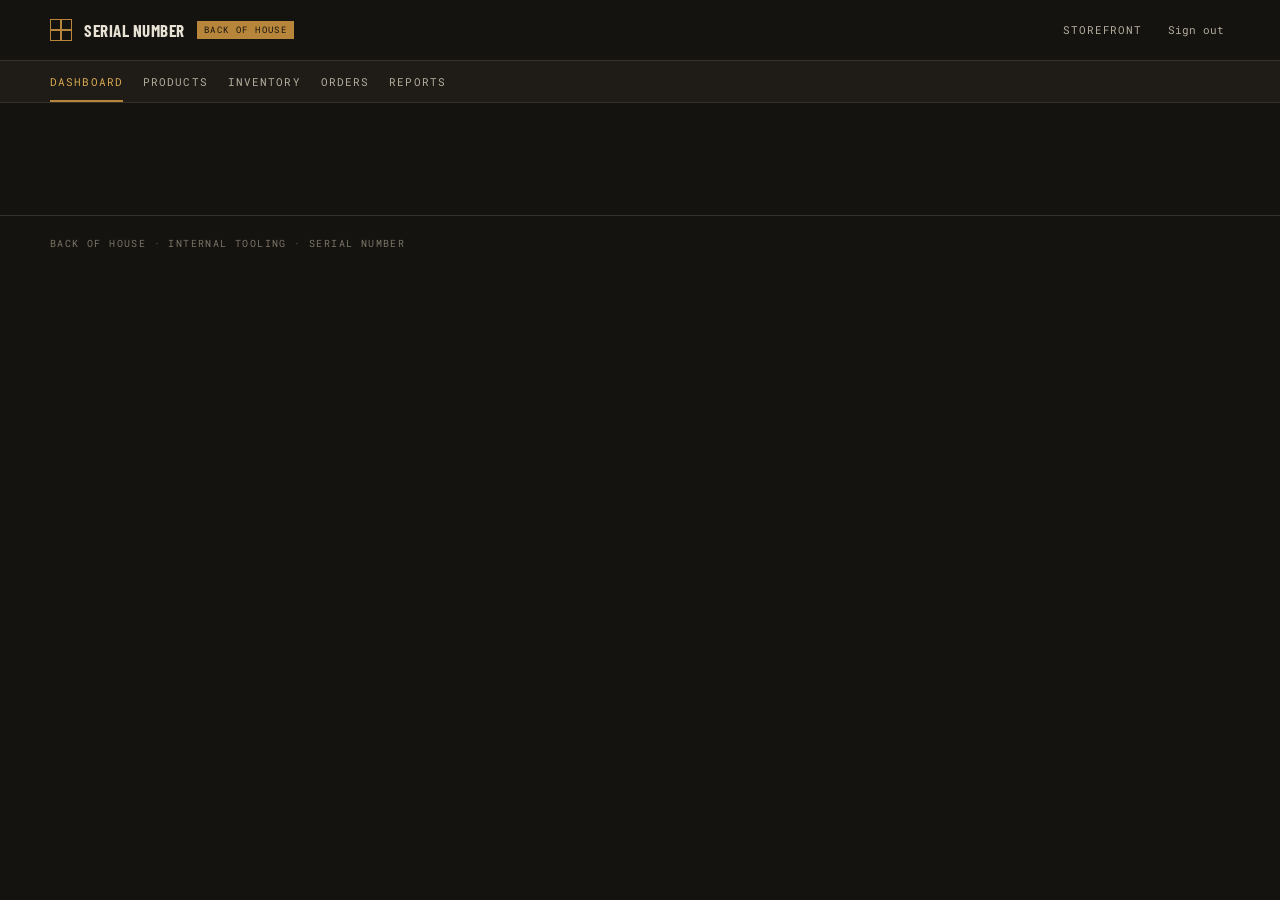
<file: src/main/resources/static/admin/index.html>
<!DOCTYPE html>
<html lang="en">
<head>
    <meta charset="UTF-8">
    <meta name="viewport" content="width=device-width, initial-scale=1.0">
    <title>Dashboard — Serial Number · Back of house</title>
    <link rel="preconnect" href="https://fonts.googleapis.com">
    <link rel="preconnect" href="https://fonts.gstatic.com" crossorigin>
    <link href="https://fonts.googleapis.com/css2?family=Archivo:wght@400;500;600;700&family=Roboto+Mono:wght@400;500&family=Barlow+Condensed:wght@500;600;700&display=swap" rel="stylesheet">

    <style>
        /* ============================================================
           Serial Number — back of house (internal styles)
           Admin pages are self-contained: same tokens as the storefront,
           copied in, so this side never breaks when the shop CSS moves.
           ============================================================ */

        :root {
            --chassis:      #151310;
            --chassis-2:    #1F1C18;
            --chassis-3:    #2A2620;
            --panel:        #E8E2D4;
            --panel-dim:    #B4AD9C;
            --panel-faint:  #7A7466;
            --brass:        #B8863A;
            --brass-lit:    #D9A94E;
            --amber:        #D4A017;
            --rule:         #34302A;
            --rule-soft:    #262320;
            --ok:           #7FA650;
            --warn:         #C9992E;
            --bad:          #96594A;
            --bad-lit:      #D98878;

            --display: "Barlow Condensed", "Arial Narrow", sans-serif;
            --body:    "Archivo", system-ui, sans-serif;
            --mono:    "Roboto Mono", ui-monospace, monospace;

            --step--1: 0.8125rem;
            --step-0:  0.9375rem;
            --step-1:  1.0625rem;
            --step-2:  1.375rem;
            --step-3:  1.875rem;
            --step-4:  clamp(2.25rem, 4vw, 3rem);

            --sp-1: 0.375rem;
            --sp-2: 0.75rem;
            --sp-3: 1.25rem;
            --sp-4: 2rem;
            --sp-5: 3rem;
            --sp-6: 5rem;

            --wrap: 1220px;
        }

        *, *::before, *::after { box-sizing: border-box; }

        body {
            margin: 0;
            background: var(--chassis);
            color: var(--panel);
            font-family: var(--body);
            font-size: var(--step-0);
            line-height: 1.55;
            -webkit-font-smoothing: antialiased;
        }

        h1, h2, h3, p, table { margin: 0; }
        a { color: inherit; text-decoration: none; }
        button { font: inherit; color: inherit; background: none; border: 0; cursor: pointer; }

        .mono {
            font-family: var(--mono);
            font-size: 0.8em;
            letter-spacing: 0.04em;
            font-variant-numeric: tabular-nums;
        }

        .wrap { max-width: var(--wrap); margin-inline: auto; padding-inline: var(--sp-3); }

        :focus-visible { outline: 2px solid var(--brass-lit); outline-offset: 3px; }

        /* ---------- TOPBAR ---------- */

        .topbar {
            border-bottom: 1px solid var(--rule);
            background: var(--chassis);
        }

        .topbar-inner {
            display: flex;
            align-items: center;
            gap: var(--sp-3);
            min-height: 60px;
        }

        .brand { display: flex; align-items: center; gap: var(--sp-2); }

        .brand-mark {
            width: 22px;
            height: 22px;
            flex: none;
            border: 1px solid var(--brass);
            background:
                    linear-gradient(var(--brass), var(--brass)) center / 100% 2px no-repeat,
                    linear-gradient(var(--brass), var(--brass)) center / 2px 100% no-repeat;
        }

        .brand-name {
            font-family: var(--display);
            font-weight: 700;
            font-size: var(--step-1);
            letter-spacing: 0.03em;
            text-transform: uppercase;
        }

        .boh-tag {
            font-family: var(--mono);
            font-size: 0.5625rem;
            letter-spacing: 0.16em;
            text-transform: uppercase;
            color: var(--chassis);
            background: var(--brass);
            padding: 2px 7px;
        }

        .topbar-side {
            margin-left: auto;
            display: flex;
            align-items: center;
            gap: var(--sp-3);
            font-family: var(--mono);
            font-size: 0.6875rem;
            letter-spacing: 0.08em;
            text-transform: uppercase;
        }

        .who { color: var(--panel-faint); }
        .top-link { color: var(--panel-dim); }
        .top-link:hover { color: var(--brass-lit); }

        /* ---------- ADMIN NAV ---------- */

        .adminnav {
            border-bottom: 1px solid var(--rule);
            background: var(--chassis-2);
        }

        .adminnav-inner {
            display: flex;
            gap: var(--sp-3);
            overflow-x: auto;
        }

        .adminnav a {
            font-family: var(--mono);
            font-size: 0.6875rem;
            letter-spacing: 0.1em;
            text-transform: uppercase;
            color: var(--panel-dim);
            padding: var(--sp-2) 0;
            white-space: nowrap;
        }
        .adminnav a:hover { color: var(--brass-lit); }
        .adminnav a.is-active {
            color: var(--brass-lit);
            box-shadow: inset 0 -2px 0 var(--brass);
        }

        /* ---------- PAGE ---------- */

        .page { padding-block: var(--sp-4) var(--sp-6); }

        .eyebrow {
            font-family: var(--mono);
            color: var(--brass);
            letter-spacing: 0.18em;
            text-transform: uppercase;
            font-size: 0.6875rem;
        }

        .title {
            font-family: var(--display);
            font-size: var(--step-4);
            font-weight: 700;
            line-height: 0.95;
            text-transform: uppercase;
            margin-block: var(--sp-2) var(--sp-4);
        }

        .section-title {
            font-family: var(--display);
            font-size: var(--step-2);
            font-weight: 600;
            text-transform: uppercase;
            letter-spacing: 0.03em;
            padding-bottom: var(--sp-2);
            border-bottom: 1px solid var(--rule);
            margin-bottom: var(--sp-3);
        }

        section + section { margin-top: var(--sp-5); }

        /* ---------- STATS ---------- */

        .stats {
            display: grid;
            grid-template-columns: repeat(auto-fit, minmax(180px, 1fr));
            gap: 1px;
            background: var(--rule);
            border: 1px solid var(--rule);
        }

        .stat { background: var(--chassis); padding: var(--sp-3); }

        .stat-label {
            font-family: var(--mono);
            font-size: 0.625rem;
            letter-spacing: 0.14em;
            text-transform: uppercase;
            color: var(--panel-faint);
        }

        .stat-value {
            font-family: var(--mono);
            font-size: var(--step-3);
            color: var(--brass-lit);
            margin-top: var(--sp-1);
            font-variant-numeric: tabular-nums;
        }

        /* ---------- QUEUE TABLE ---------- */

        .queue { width: 100%; border-collapse: collapse; border: 1px solid var(--rule); }

        .queue th {
            font-family: var(--mono);
            font-size: 0.625rem;
            font-weight: 500;
            letter-spacing: 0.14em;
            text-transform: uppercase;
            color: var(--panel-faint);
            text-align: left;
            padding: var(--sp-2) var(--sp-3);
            border-bottom: 1px solid var(--rule);
            background: var(--chassis-2);
        }

        .queue td {
            font-size: var(--step--1);
            color: var(--panel-dim);
            padding: var(--sp-2) var(--sp-3);
            border-bottom: 1px solid var(--rule-soft);
        }
        .queue tr:last-child td { border-bottom: 0; }

        .queue .num { text-align: right; }
        .queue .oid { color: var(--brass-lit); }

        tr.is-paid td:first-child { box-shadow: inset 3px 0 0 var(--brass); }

        /* ---------- STATUS CHIP ---------- */

        .status {
            font-family: var(--mono);
            font-size: 0.625rem;
            letter-spacing: 0.12em;
            text-transform: uppercase;
            padding: 2px 8px;
            border: 1px solid var(--rule);
            color: var(--panel-dim);
            white-space: nowrap;
        }
        .status-paid      { border-color: var(--brass); color: var(--brass-lit); }
        .status-shipped   { border-color: var(--amber); color: var(--amber); }
        .status-delivered { border-color: var(--ok);    color: var(--ok); }
        .status-cancelled { border-color: var(--bad);   color: var(--bad-lit); }

        /* ---------- SECTION TILES ---------- */

        .tiles {
            display: grid;
            grid-template-columns: repeat(auto-fit, minmax(230px, 1fr));
            gap: 1px;
            background: var(--rule);
            border: 1px solid var(--rule);
        }

        .tile {
            display: block;
            background: var(--chassis);
            padding: var(--sp-3);
            transition: background .15s;
        }
        .tile:hover { background: var(--chassis-2); }
        .tile:hover .tile-go { color: var(--brass-lit); }

        .tile-head {
            display: flex;
            align-items: baseline;
            justify-content: space-between;
            gap: var(--sp-2);
        }

        .tile h3 {
            font-family: var(--display);
            font-size: var(--step-2);
            font-weight: 600;
            text-transform: uppercase;
            letter-spacing: 0.02em;
        }

        .tile-chip {
            font-family: var(--mono);
            font-size: 0.625rem;
            letter-spacing: 0.1em;
            text-transform: uppercase;
            color: var(--panel-faint);
            white-space: nowrap;
        }

        .tile p {
            color: var(--panel-faint);
            font-size: var(--step--1);
            margin-top: var(--sp-1);
        }

        .tile-go {
            display: inline-block;
            margin-top: var(--sp-2);
            font-family: var(--mono);
            font-size: 0.6875rem;
            letter-spacing: 0.12em;
            text-transform: uppercase;
            color: var(--panel-dim);
        }

        /* ---------- BUTTONS / PANELS ---------- */

        .btn {
            display: inline-block;
            background: var(--brass);
            color: var(--chassis);
            font-family: var(--mono);
            font-size: 0.75rem;
            letter-spacing: 0.12em;
            text-transform: uppercase;
            padding: 0.75rem var(--sp-3);
            border: 1px solid var(--brass);
            transition: background .15s;
        }
        .btn:hover { background: var(--brass-lit); }

        .btn-ghost { background: transparent; color: var(--brass-lit); }
        .btn-ghost:hover { background: var(--chassis-2); }

        .panel-msg {
            border: 1px dashed var(--rule);
            padding: var(--sp-5) var(--sp-3);
            text-align: center;
        }
        .panel-msg h2 {
            font-family: var(--display);
            font-size: var(--step-2);
            font-weight: 600;
            text-transform: uppercase;
            margin-bottom: var(--sp-2);
        }
        .panel-msg p {
            color: var(--panel-faint);
            font-size: var(--step--1);
            margin-bottom: var(--sp-3);
        }
        .panel-actions {
            display: flex;
            gap: var(--sp-2);
            justify-content: center;
            flex-wrap: wrap;
        }

        .foot {
            border-top: 1px solid var(--rule);
            padding-block: var(--sp-3);
            color: var(--panel-faint);
            font-family: var(--mono);
            font-size: 0.625rem;
            letter-spacing: 0.14em;
            text-transform: uppercase;
        }

        [hidden] { display: none !important; }

        @media (max-width: 720px) {
            .queue .col-cust { display: none; }
        }

        @media (prefers-reduced-motion: reduce) {
            *, *::before, *::after { transition-duration: 0.01ms !important; }
        }
    </style>
</head>
<body>

<!-- ============ TOPBAR ============ -->
<header class="topbar">
    <div class="wrap topbar-inner">
        <a class="brand" href="index.html">
            <span class="brand-mark" aria-hidden="true"></span>
            <span class="brand-name">Serial Number</span>
            <span class="boh-tag">Back of house</span>
        </a>
        <div class="topbar-side">
            <span class="who" id="whoami"></span>
            <a class="top-link" href="../index.html">Storefront</a>
            <button class="top-link" id="signOut">Sign out</button>
        </div>
    </div>
</header>

<nav class="adminnav" aria-label="Admin">
    <div class="wrap adminnav-inner">
        <a href="index.html" class="is-active" aria-current="page">Dashboard</a>
        <a href="products.html">Products</a>
        <a href="inventory.html">Inventory</a>
        <a href="orders.html">Orders</a>
        <a href="reports.html">Reports</a>
    </div>
</nav>

<main class="page">
    <div class="wrap">

        <!-- ---------- STAFF ONLY ---------- -->
        <div class="panel-msg" id="restricted" hidden>
            <h2>Staff only</h2>
            <p>This side of the counter needs an admin account. The storefront is thataway.</p>
            <div class="panel-actions">
                <a class="btn btn-ghost" href="../index.html">Back to the floor</a>
                <button class="btn" id="switchAccount">Switch account</button>
            </div>
        </div>

        <!-- ---------- DASHBOARD ---------- -->
        <div id="dash" hidden>

            <p class="eyebrow" id="dashDate">Dashboard</p>
            <h1 class="title">Back of house</h1>

            <section aria-labelledby="statsTitle">
                <h2 class="section-title" id="statsTitle">The floor, right now</h2>
                <div class="stats" id="statsRow"></div>
            </section>

            <section aria-labelledby="queueTitle">
                <h2 class="section-title" id="queueTitle">Order queue</h2>
                <table class="queue" aria-describedby="queueNote">
                    <thead>
                    <tr>
                        <th scope="col">Order</th>
                        <th scope="col">Placed</th>
                        <th scope="col" class="col-cust">Customer</th>
                        <th scope="col" class="num">Units</th>
                        <th scope="col" class="num">Total</th>
                        <th scope="col">Status</th>
                    </tr>
                    </thead>
                    <tbody id="queueBody"></tbody>
                </table>
                <p class="tile-chip" id="queueNote" style="margin-top: var(--sp-2); display: block;">
                    Brass edge = paid, waiting on a shipment. Full tooling lives in Orders.
                </p>
            </section>

            <section aria-labelledby="tilesTitle">
                <h2 class="section-title" id="tilesTitle">Sections</h2>
                <div class="tiles" id="tilesRow"></div>
            </section>

        </div>

    </div>
</main>

<footer class="foot">
    <div class="wrap">Back of house · internal tooling · Serial Number</div>
</footer>

</body>
</html>
</file>
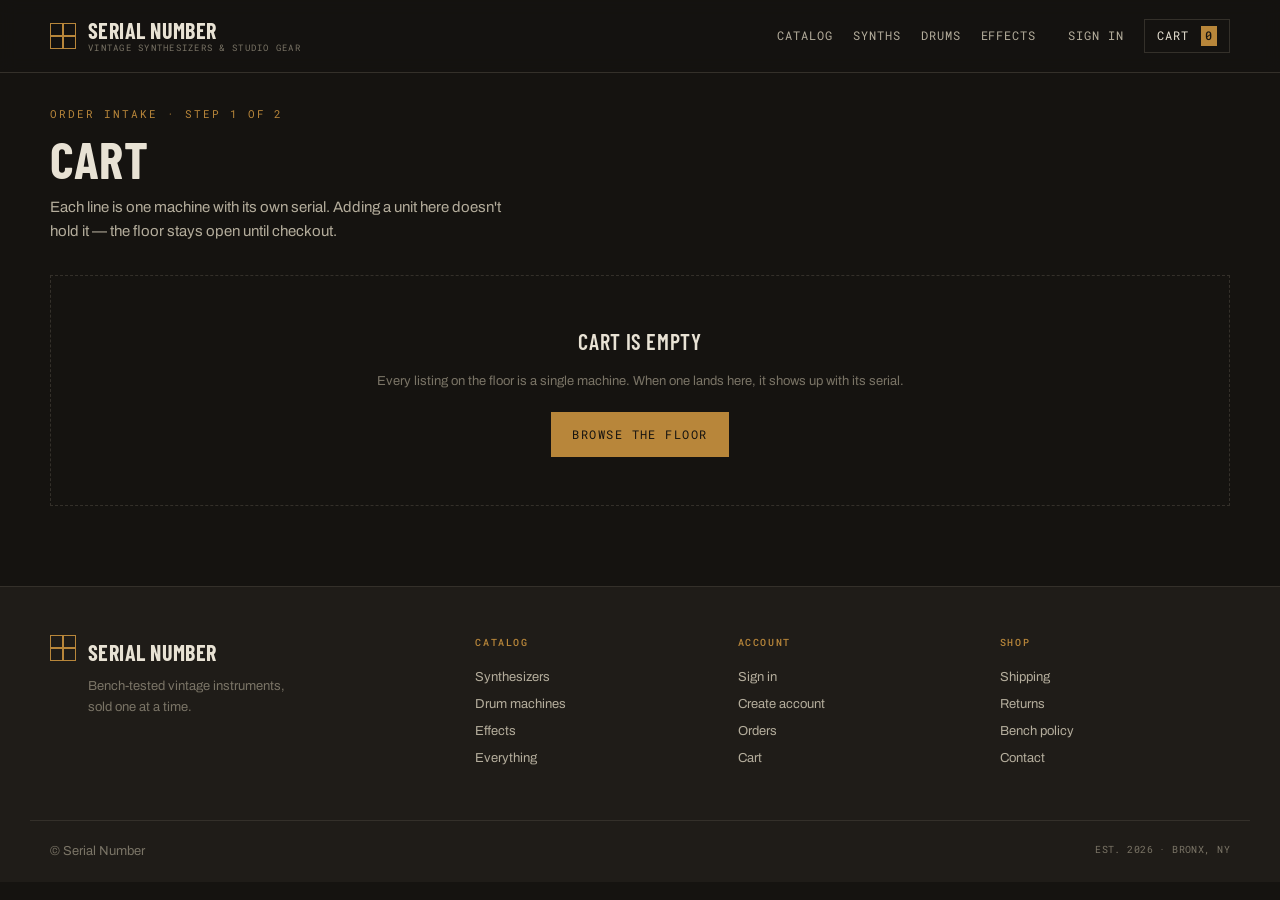
<file: src/main/resources/static/cart.html>
<!DOCTYPE html>
<html lang="en">
<head>
    <meta charset="UTF-8">
    <meta name="viewport" content="width=device-width, initial-scale=1.0">
    <title>Cart — Serial Number</title>
    <link rel="preconnect" href="https://fonts.googleapis.com">
    <link rel="preconnect" href="https://fonts.gstatic.com" crossorigin>
    <link href="https://fonts.googleapis.com/css2?family=Archivo:wght@400;500;600;700&family=Roboto+Mono:wght@400;500&family=Barlow+Condensed:wght@500;600;700&display=swap" rel="stylesheet">
    <link rel="stylesheet" href="css/main.css">
</head>
<body>

<a class="skip-link" href="#main">Skip to content</a>

<!-- ============ HEADER ============ -->
<header class="site-header">
    <div class="wrap header-inner">
        <a class="brand" href="index.html">
            <span class="brand-mark" aria-hidden="true"></span>
            <span class="brand-text">
        <span class="brand-name">Serial Number</span>
        <span class="brand-sub">Vintage Synthesizers &amp; Studio Gear</span>
      </span>
        </a>

        <nav class="site-nav" aria-label="Main">
            <a href="products.html">Catalog</a>
            <a href="products.html?category=synthesizers">Synths</a>
            <a href="products.html?category=drum-machines">Drums</a>
            <a href="products.html?category=effects">Effects</a>
        </nav>

        <div class="header-actions">
            <a class="link-quiet" href="login.html">Sign in</a>
            <a class="cart-btn" href="cart.html">
                Cart
                <span class="cart-count" id="cartCount">0</span>
            </a>
        </div>

        <button class="menu-toggle" id="menuToggle" aria-label="Open menu" aria-expanded="false">
            <span></span><span></span><span></span>
        </button>
    </div>

    <div class="mobile-nav" id="mobileNav" hidden>
        <a href="products.html">Catalog</a>
        <a href="products.html?category=synthesizers">Synths</a>
        <a href="products.html?category=drum-machines">Drums</a>
        <a href="products.html?category=effects">Effects</a>
        <a href="login.html">Sign in</a>
    </div>
</header>

<main id="main" class="cart">
    <div class="wrap">

        <p class="page-eyebrow mono">Order intake · Step 1 of 2</p>
        <h1 class="page-title">Cart</h1>
        <p class="page-lede">
            Each line is one machine with its own serial. Adding a unit here doesn't
            hold it — the floor stays open until checkout.
        </p>

        <!-- ---------- CART CONTENT ---------- -->
        <div class="cart-grid" id="cartGrid" hidden>

            <div id="itemsBox"></div>

            <aside class="summary" aria-labelledby="summaryTitle">
                <h2 class="block-title" id="summaryTitle">Summary</h2>
                <div id="summaryBox"></div>
                <a class="btn btn-block" id="checkoutBtn" href="checkout.html">Proceed to checkout</a>
                <p class="summary-note">
                    Stock is committed at checkout, not before. If a unit sells while it
                    sits here, the line closes and the rest of the cart carries on.
                </p>
                <p class="summary-note"><a class="summary-link" href="products.html">Keep browsing →</a></p>
            </aside>

        </div>

        <!-- ---------- EMPTY ---------- -->
        <div class="empty" id="emptyCart" hidden>
            <h2 class="empty-title">Cart is empty</h2>
            <p class="empty-note">
                Every listing on the floor is a single machine. When one lands here,
                it shows up with its serial.
            </p>
            <a class="btn" href="products.html">Browse the floor</a>
        </div>

    </div>
</main>

<!-- ============ FOOTER ============ -->
<footer class="site-footer">
    <div class="wrap footer-inner">
        <div class="footer-brand">
            <span class="brand-mark" aria-hidden="true"></span>
            <div>
                <div class="brand-name">Serial Number</div>
                <p class="footer-blurb">Bench-tested vintage instruments, sold one at a time.</p>
            </div>
        </div>

        <nav class="footer-cols" aria-label="Footer">
            <div>
                <h3>Catalog</h3>
                <a href="products.html?category=synthesizers">Synthesizers</a>
                <a href="products.html?category=drum-machines">Drum machines</a>
                <a href="products.html?category=effects">Effects</a>
                <a href="products.html">Everything</a>
            </div>
            <div>
                <h3>Account</h3>
                <a href="login.html">Sign in</a>
                <a href="signup.html">Create account</a>
                <a href="orders.html">Orders</a>
                <a href="cart.html">Cart</a>
            </div>
            <div>
                <h3>Shop</h3>
                <a href="#">Shipping</a>
                <a href="#">Returns</a>
                <a href="#">Bench policy</a>
                <a href="#">Contact</a>
            </div>
        </nav>
    </div>

    <div class="wrap footer-base">
        <span>© <span id="year"></span> Serial Number</span>
        <span class="mono">EST. 2026 · BRONX, NY</span>
    </div>
</footer>
<script src="js/cart.js"></script>
</body>
</html>
</file>
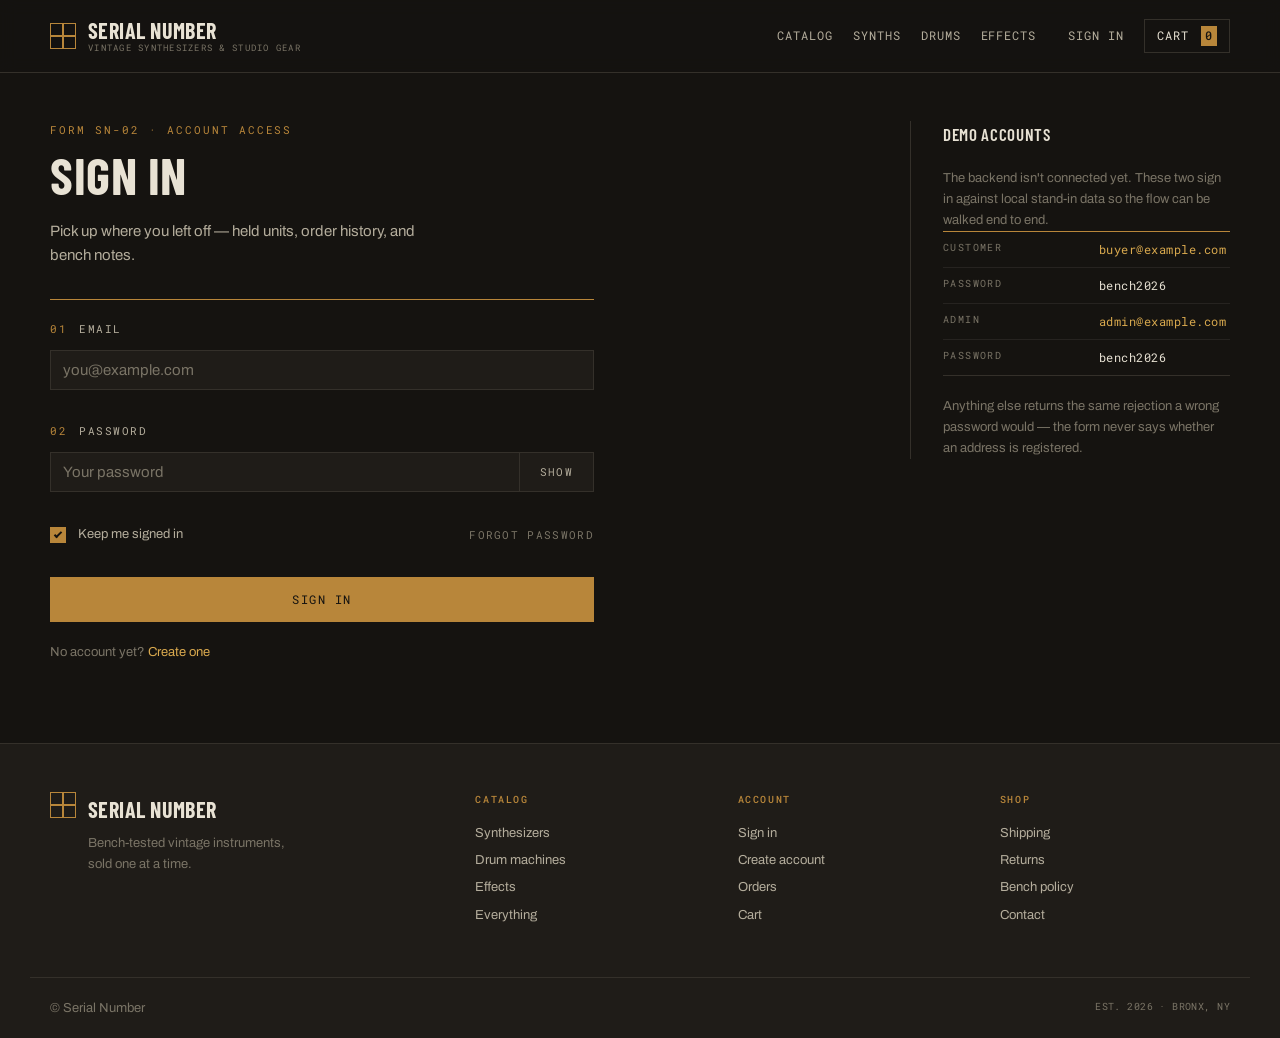
<file: src/main/resources/static/login.html>
<!DOCTYPE html>
<html lang="en">
<head>
    <meta charset="UTF-8">
    <meta name="viewport" content="width=device-width, initial-scale=1.0">
    <title>Sign in — Serial Number</title>
    <link rel="preconnect" href="https://fonts.googleapis.com">
    <link rel="preconnect" href="https://fonts.gstatic.com" crossorigin>
    <link href="https://fonts.googleapis.com/css2?family=Archivo:wght@400;500;600;700&family=Roboto+Mono:wght@400;500&family=Barlow+Condensed:wght@500;600;700&display=swap" rel="stylesheet">
    <link rel="stylesheet" href="css/main.css">
</head>
<body>

<a class="skip-link" href="#main">Skip to content</a>

<!-- ============ HEADER ============ -->
<header class="site-header">
    <div class="wrap header-inner">
        <a class="brand" href="index.html">
            <span class="brand-mark" aria-hidden="true"></span>
            <span class="brand-text">
        <span class="brand-name">Serial Number</span>
        <span class="brand-sub">Vintage Synthesizers &amp; Studio Gear</span>
      </span>
        </a>

        <nav class="site-nav" aria-label="Main">
            <a href="products.html">Catalog</a>
            <a href="products.html?category=synthesizers">Synths</a>
            <a href="products.html?category=drum-machines">Drums</a>
            <a href="products.html?category=effects">Effects</a>
        </nav>

        <div class="header-actions">
            <a class="link-quiet" href="login.html">Sign in</a>
            <a class="cart-btn" href="cart.html">
                Cart
                <span class="cart-count" id="cartCount">0</span>
            </a>
        </div>

        <button class="menu-toggle" id="menuToggle" aria-label="Open menu" aria-expanded="false">
            <span></span><span></span><span></span>
        </button>
    </div>

    <div class="mobile-nav" id="mobileNav" hidden>
        <a href="products.html">Catalog</a>
        <a href="products.html?category=synthesizers">Synths</a>
        <a href="products.html?category=drum-machines">Drums</a>
        <a href="products.html?category=effects">Effects</a>
        <a href="login.html">Sign in</a>
    </div>
</header>

<main id="main" class="auth">
    <div class="wrap auth-wrap">

        <!-- ---------- FORM SIDE ---------- -->
        <section class="auth-form-side" aria-labelledby="formTitle">

            <p class="auth-eyebrow mono">Form SN-02 · Account access</p>
            <h1 class="auth-title" id="formTitle">Sign in</h1>
            <p class="auth-lede">
                Pick up where you left off — held units, order history, and bench notes.
            </p>

            <!-- Shown when a guarded page bounced the visitor here -->
            <div class="form-note" id="redirectNote" role="status" hidden></div>

            <!-- Form-level message region -->
            <div class="formNote" id="formNote" role="alert" hidden></div>

            <form id="loginForm" class="field-set" novalidate>

                <div class="field">
                    <label class="field-label mono" for="email">
                        <span class="field-index">01</span> Email
                    </label>
                    <input
                            class="field-input"
                            type="email"
                            id="email"
                            name="email"
                            autocomplete="email"
                            spellcheck="false"
                            placeholder="you@example.com">
                    <p class="field-error" id="emailError" hidden></p>
                </div>

                <div class="field">
                    <label class="field-label mono" for="password">
                        <span class="field-index">02</span> Password
                    </label>
                    <div class="field-with-action">
                        <input
                                class="field-input"
                                type="password"
                                id="password"
                                name="password"
                                autocomplete="current-password"
                                placeholder="Your password">
                        <button type="button" class="field-action mono" id="togglePassword" aria-pressed="false">
                            Show
                        </button>
                    </div>
                    <p class="field-error" id="passwordError" hidden></p>
                </div>

                <div class="field-row">
                    <label class="check">
                        <input type="checkbox" id="remember" checked>
                        <span class="check-box" aria-hidden="true"></span>
                        <span class="check-text">Keep me signed in</span>
                    </label>
                    <a class="field-aside-link mono" href="#">Forgot password</a>
                </div>

                <button type="submit" class="btn btn-block" id="submitBtn">Sign in</button>

                <p class="auth-alt">
                    No account yet?
                    <a href="signup.html">Create one</a>
                </p>
            </form>
        </section>

        <!-- ---------- ASIDE: demo accounts ---------- -->
        <aside class="auth-aside" aria-labelledby="asideTitle">
            <h2 class="auth-aside-title" id="asideTitle">Demo accounts</h2>

            <p class="auth-aside-note" style="margin-top:0">
                The backend isn't connected yet. These two sign in against local
                stand-in data so the flow can be walked end to end.
            </p>

            <dl class="spec-sheet">
                <div class="spec-row spec-row-lead">
                    <dt class="mono">Customer</dt>
                    <dd class="mono">buyer@example.com</dd>
                </div>
                <div class="spec-row">
                    <dt class="mono">Password</dt>
                    <dd class="mono">bench2026</dd>
                </div>
                <div class="spec-row spec-row-lead">
                    <dt class="mono">Admin</dt>
                    <dd class="mono">admin@example.com</dd>
                </div>
                <div class="spec-row">
                    <dt class="mono">Password</dt>
                    <dd class="mono">bench2026</dd>
                </div>
            </dl>

            <p class="auth-aside-note">
                Anything else returns the same rejection a wrong password would —
                the form never says whether an address is registered.
            </p>
        </aside>

    </div>
</main>

<!-- ============ FOOTER ============ -->
<footer class="site-footer">
    <div class="wrap footer-inner">
        <div class="footer-brand">
            <span class="brand-mark" aria-hidden="true"></span>
            <div>
                <div class="brand-name">Serial Number</div>
                <p class="footer-blurb">Bench-tested vintage instruments, sold one at a time.</p>
            </div>
        </div>

        <nav class="footer-cols" aria-label="Footer">
            <div>
                <h3>Catalog</h3>
                <a href="products.html?category=synthesizers">Synthesizers</a>
                <a href="products.html?category=drum-machines">Drum machines</a>
                <a href="products.html?category=effects">Effects</a>
                <a href="products.html">Everything</a>
            </div>
            <div>
                <h3>Account</h3>
                <a href="login.html">Sign in</a>
                <a href="signup.html">Create account</a>
                <a href="orders.html">Orders</a>
                <a href="cart.html">Cart</a>
            </div>
            <div>
                <h3>Shop</h3>
                <a href="#">Shipping</a>
                <a href="#">Returns</a>
                <a href="#">Bench policy</a>
                <a href="#">Contact</a>
            </div>
        </nav>
    </div>

    <div class="wrap footer-base">
        <span>© <span id="year"></span> Serial Number</span>
        <span class="mono">EST. 2026 · BRONX, NY</span>
    </div>
</footer>
<script src="js/login.js"></script>
</body>
</html>
</file>
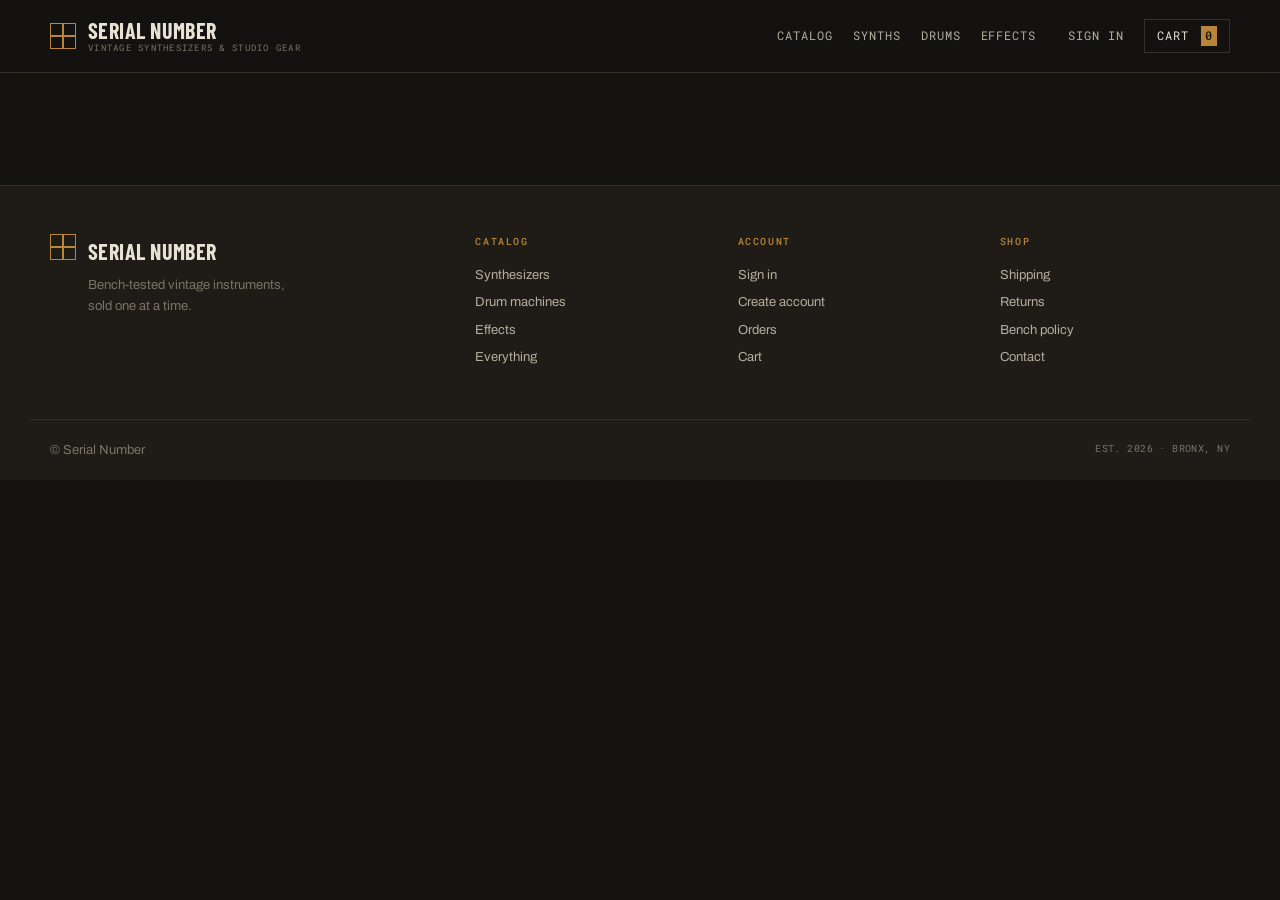
<file: src/main/resources/static/order.html>
<!DOCTYPE html>
<html lang="en">
<head>
    <meta charset="UTF-8">
    <meta name="viewport" content="width=device-width, initial-scale=1.0">
    <title>Order — Serial Number</title>
    <link rel="preconnect" href="https://fonts.googleapis.com">
    <link rel="preconnect" href="https://fonts.gstatic.com" crossorigin>
    <link href="https://fonts.googleapis.com/css2?family=Archivo:wght@400;500;600;700&family=Roboto+Mono:wght@400;500&family=Barlow+Condensed:wght@500;600;700&display=swap" rel="stylesheet">
    <link rel="stylesheet" href="css/main.css">
</head>
<body>

<a class="skip-link" href="#main">Skip to content</a>

<!-- ============ HEADER ============ -->
<header class="site-header">
    <div class="wrap header-inner">
        <a class="brand" href="index.html">
            <span class="brand-mark" aria-hidden="true"></span>
            <span class="brand-text">
        <span class="brand-name">Serial Number</span>
        <span class="brand-sub">Vintage Synthesizers &amp; Studio Gear</span>
      </span>
        </a>

        <nav class="site-nav" aria-label="Main">
            <a href="products.html">Catalog</a>
            <a href="products.html?category=synthesizers">Synths</a>
            <a href="products.html?category=drum-machines">Drums</a>
            <a href="products.html?category=effects">Effects</a>
        </nav>

        <div class="header-actions">
            <a class="link-quiet" href="login.html">Sign in</a>
            <a class="cart-btn" href="cart.html">
                Cart
                <span class="cart-count" id="cartCount">0</span>
            </a>
        </div>

        <button class="menu-toggle" id="menuToggle" aria-label="Open menu" aria-expanded="false">
            <span></span><span></span><span></span>
        </button>
    </div>

    <div class="mobile-nav" id="mobileNav" hidden>
        <a href="products.html">Catalog</a>
        <a href="products.html?category=synthesizers">Synths</a>
        <a href="products.html?category=drum-machines">Drums</a>
        <a href="products.html?category=effects">Effects</a>
        <a href="login.html">Sign in</a>
    </div>
</header>

<main id="main" class="orders">
    <div class="wrap">

        <!-- ---------- ORDER VIEW ---------- -->
        <div id="orderView" hidden>

            <nav class="breadcrumb" aria-label="Breadcrumb">
                <ol>
                    <li><a href="orders.html">Orders</a></li>
                    <li aria-current="page" id="crumbCurrent">—</li>
                </ol>
            </nav>

            <p class="page-eyebrow mono">Order record</p>
            <div class="order-title-row">
                <h1 class="page-title" id="orderTitle">—</h1>
                <span class="status" id="statusChip"></span>
            </div>
            <p class="page-lede" id="orderMeta"></p>

            <div class="form-note" id="flash" role="alert" hidden></div>

            <div class="detail">

                <div>
                    <section class="block" aria-labelledby="progressTitle">
                        <h2 class="block-title" id="progressTitle">Progress</h2>
                        <div id="timelineBox"></div>
                        <div id="noteBox"></div>
                    </section>

                    <section class="block" aria-labelledby="unitsTitle">
                        <h2 class="block-title" id="unitsTitle">Units</h2>
                        <div id="itemsBox"></div>
                    </section>
                </div>

                <div>
                    <section class="block" aria-labelledby="shipTitle">
                        <h2 class="block-title" id="shipTitle">Ships to</h2>
                        <div class="address" id="addressBox"></div>
                    </section>

                    <section class="block" aria-labelledby="payTitle">
                        <h2 class="block-title" id="payTitle">Payment</h2>
                        <div id="paymentBox"></div>
                    </section>

                    <section class="block" aria-labelledby="actionsTitle">
                        <h2 class="block-title" id="actionsTitle">Actions</h2>
                        <div id="actionsBox"></div>
                    </section>
                </div>

            </div>
        </div>

        <!-- ---------- NOT FOUND / NOT YOURS ---------- -->
        <div class="empty" id="notFound" hidden>
            <h2 class="empty-title">No such order in your ledger</h2>
            <p class="empty-note">
                Either the number is wrong, or the order belongs to a different account.
            </p>
            <a class="btn" href="orders.html">Back to orders</a>
        </div>

    </div>
</main>

<!-- ============ FOOTER ============ -->
<footer class="site-footer">
    <div class="wrap footer-inner">
        <div class="footer-brand">
            <span class="brand-mark" aria-hidden="true"></span>
            <div>
                <div class="brand-name">Serial Number</div>
                <p class="footer-blurb">Bench-tested vintage instruments, sold one at a time.</p>
            </div>
        </div>

        <nav class="footer-cols" aria-label="Footer">
            <div>
                <h3>Catalog</h3>
                <a href="products.html?category=synthesizers">Synthesizers</a>
                <a href="products.html?category=drum-machines">Drum machines</a>
                <a href="products.html?category=effects">Effects</a>
                <a href="products.html">Everything</a>
            </div>
            <div>
                <h3>Account</h3>
                <a href="login.html">Sign in</a>
                <a href="signup.html">Create account</a>
                <a href="orders.html">Orders</a>
                <a href="cart.html">Cart</a>
            </div>
            <div>
                <h3>Shop</h3>
                <a href="#">Shipping</a>
                <a href="#">Returns</a>
                <a href="#">Bench policy</a>
                <a href="#">Contact</a>
            </div>
        </nav>
    </div>

    <div class="wrap footer-base">
        <span>© <span id="year"></span> Serial Number</span>
        <span class="mono">EST. 2026 · BRONX, NY</span>
    </div>
</footer>

</body>
</html>
</file>
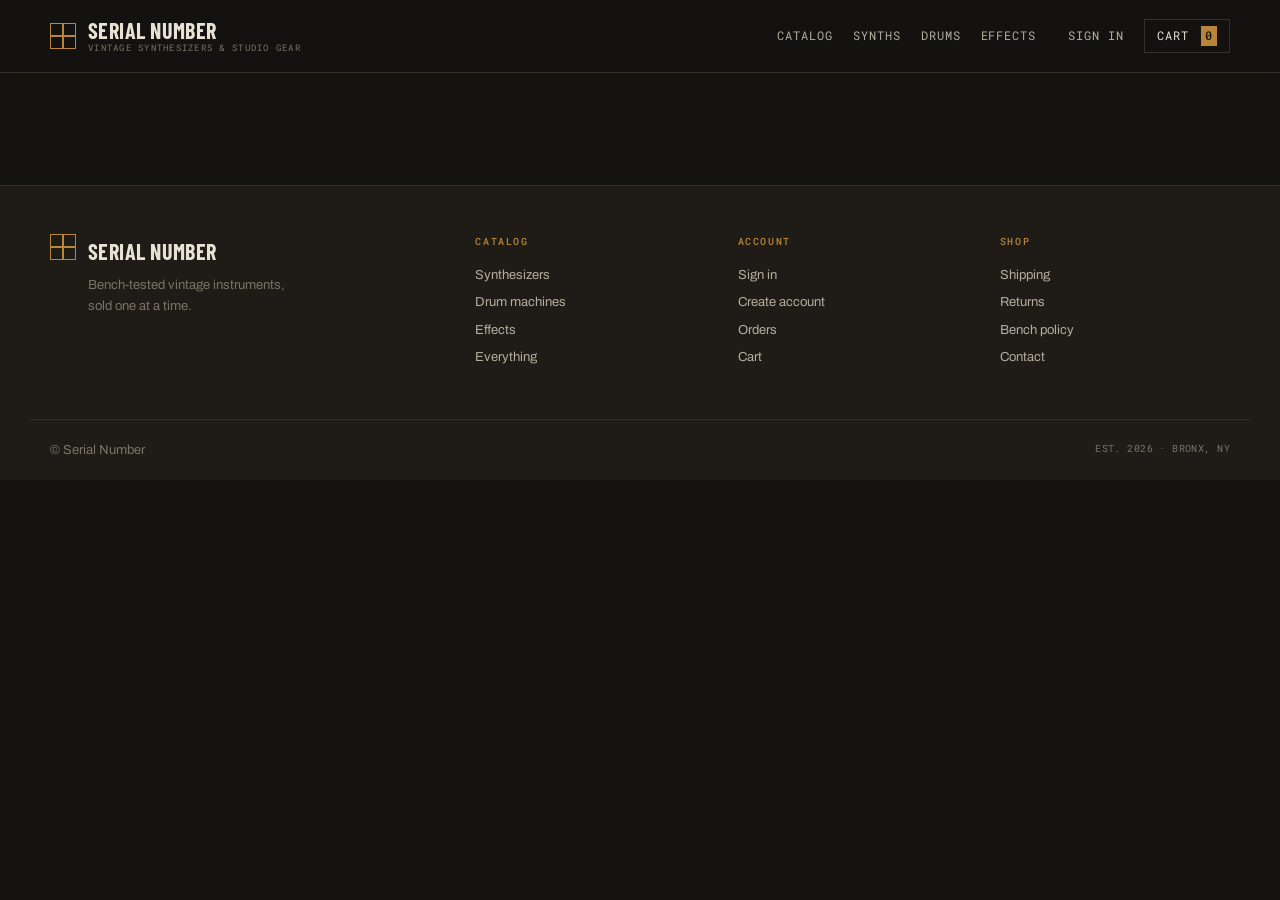
<file: src/main/resources/static/orders.html>
<!DOCTYPE html>
<html lang="en">
<head>
    <meta charset="UTF-8">
    <meta name="viewport" content="width=device-width, initial-scale=1.0">
    <title>Orders — Serial Number</title>
    <link rel="preconnect" href="https://fonts.googleapis.com">
    <link rel="preconnect" href="https://fonts.gstatic.com" crossorigin>
    <link href="https://fonts.googleapis.com/css2?family=Archivo:wght@400;500;600;700&family=Roboto+Mono:wght@400;500&family=Barlow+Condensed:wght@500;600;700&display=swap" rel="stylesheet">
    <link rel="stylesheet" href="css/main.css">
</head>
<body>

<a class="skip-link" href="#main">Skip to content</a>

<!-- ============ HEADER ============ -->
<header class="site-header">
    <div class="wrap header-inner">
        <a class="brand" href="index.html">
            <span class="brand-mark" aria-hidden="true"></span>
            <span class="brand-text">
        <span class="brand-name">Serial Number</span>
        <span class="brand-sub">Vintage Synthesizers &amp; Studio Gear</span>
      </span>
        </a>

        <nav class="site-nav" aria-label="Main">
            <a href="products.html">Catalog</a>
            <a href="products.html?category=synthesizers">Synths</a>
            <a href="products.html?category=drum-machines">Drums</a>
            <a href="products.html?category=effects">Effects</a>
        </nav>

        <div class="header-actions">
            <a class="link-quiet" href="login.html">Sign in</a>
            <a class="cart-btn" href="cart.html">
                Cart
                <span class="cart-count" id="cartCount">0</span>
            </a>
        </div>

        <button class="menu-toggle" id="menuToggle" aria-label="Open menu" aria-expanded="false">
            <span></span><span></span><span></span>
        </button>
    </div>

    <div class="mobile-nav" id="mobileNav" hidden>
        <a href="products.html">Catalog</a>
        <a href="products.html?category=synthesizers">Synths</a>
        <a href="products.html?category=drum-machines">Drums</a>
        <a href="products.html?category=effects">Effects</a>
        <a href="login.html">Sign in</a>
    </div>
</header>

<main id="main" class="orders">
    <div class="wrap">

        <div id="ordersView" hidden>

            <p class="page-eyebrow mono">Account ledger</p>
            <h1 class="page-title">Orders</h1>
            <p class="page-lede">
                Every unit you've bought, with its serial and where it is in the process.
            </p>

            <div class="account-strip">
                <span id="whoami"></span>
                <button class="strip-link" id="signOut">Sign out</button>
            </div>

            <div id="orderList"></div>

            <div class="empty" id="emptyLedger" hidden>
                <h2 class="empty-title">Nothing in the ledger yet</h2>
                <p class="empty-note">When you buy a unit, it shows up here with its serial and status.</p>
                <a class="btn" href="products.html">Browse the floor</a>
            </div>

        </div>

    </div>
</main>

<!-- ============ FOOTER ============ -->
<footer class="site-footer">
    <div class="wrap footer-inner">
        <div class="footer-brand">
            <span class="brand-mark" aria-hidden="true"></span>
            <div>
                <div class="brand-name">Serial Number</div>
                <p class="footer-blurb">Bench-tested vintage instruments, sold one at a time.</p>
            </div>
        </div>

        <nav class="footer-cols" aria-label="Footer">
            <div>
                <h3>Catalog</h3>
                <a href="products.html?category=synthesizers">Synthesizers</a>
                <a href="products.html?category=drum-machines">Drum machines</a>
                <a href="products.html?category=effects">Effects</a>
                <a href="products.html">Everything</a>
            </div>
            <div>
                <h3>Account</h3>
                <a href="login.html">Sign in</a>
                <a href="signup.html">Create account</a>
                <a href="orders.html">Orders</a>
                <a href="cart.html">Cart</a>
            </div>
            <div>
                <h3>Shop</h3>
                <a href="#">Shipping</a>
                <a href="#">Returns</a>
                <a href="#">Bench policy</a>
                <a href="#">Contact</a>
            </div>
        </nav>
    </div>

    <div class="wrap footer-base">
        <span>© <span id="year"></span> Serial Number</span>
        <span class="mono">EST. 2026 · BRONX, NY</span>
    </div>
</footer>

</body>
</html>
</file>
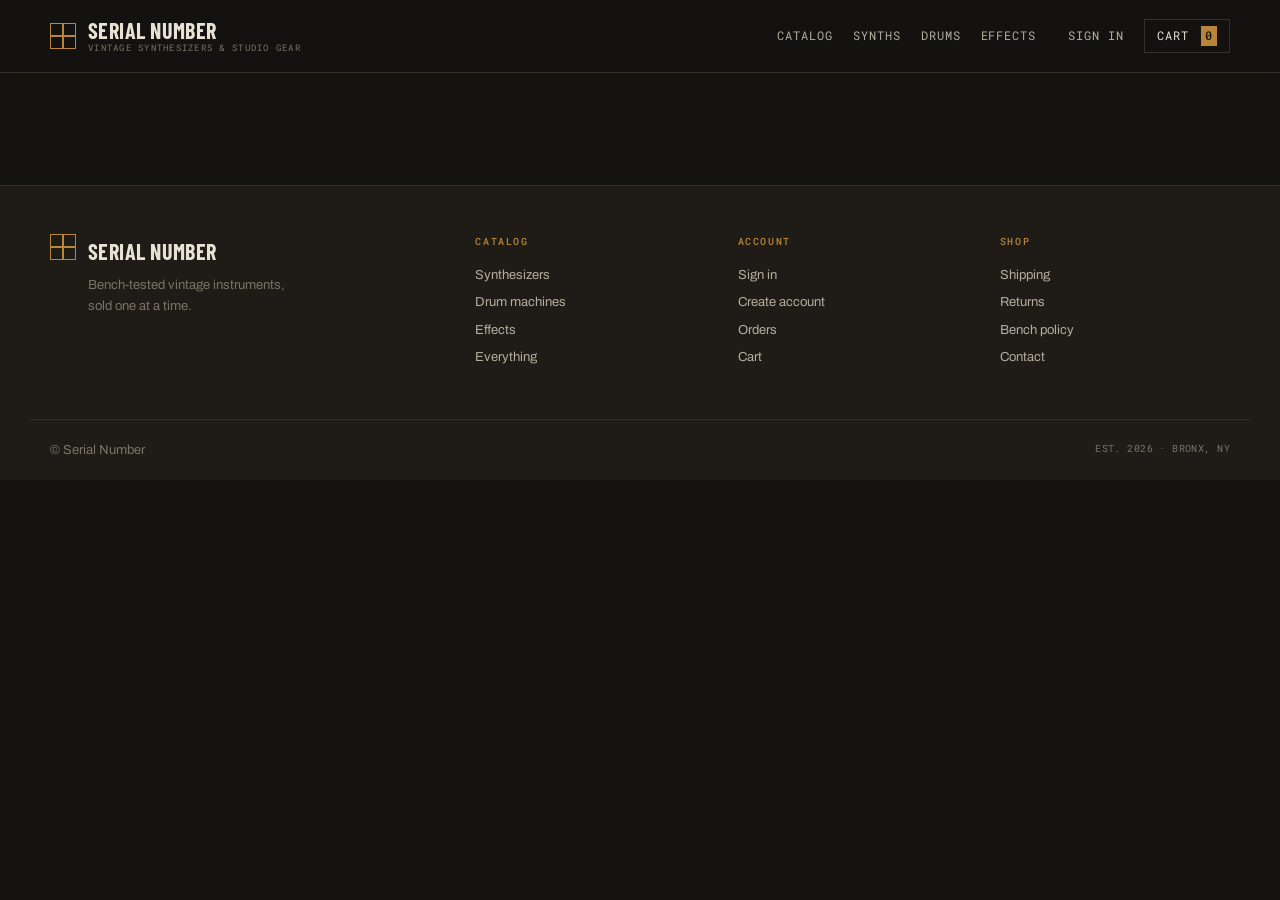
<file: src/main/resources/static/product.html>
<!DOCTYPE html>
<html lang="en">
<head>
    <meta charset="UTF-8">
    <meta name="viewport" content="width=device-width, initial-scale=1.0">
    <title>Unit — Serial Number</title>
    <link rel="preconnect" href="https://fonts.googleapis.com">
    <link rel="preconnect" href="https://fonts.gstatic.com" crossorigin>
    <link href="https://fonts.googleapis.com/css2?family=Archivo:wght@400;500;600;700&family=Roboto+Mono:wght@400;500&family=Barlow+Condensed:wght@500;600;700&display=swap" rel="stylesheet">
    <link rel="stylesheet" href="css/main.css">
</head>
<body>

<a class="skip-link" href="#main">Skip to content</a>

<!-- ============ HEADER ============ -->
<header class="site-header">
    <div class="wrap header-inner">
        <a class="brand" href="index.html">
            <span class="brand-mark" aria-hidden="true"></span>
            <span class="brand-text">
        <span class="brand-name">Serial Number</span>
        <span class="brand-sub">Vintage Synthesizers &amp; Studio Gear</span>
      </span>
        </a>

        <nav class="site-nav" aria-label="Main">
            <a href="products.html">Catalog</a>
            <a href="products.html?category=synthesizers">Synths</a>
            <a href="products.html?category=drum-machines">Drums</a>
            <a href="products.html?category=effects">Effects</a>
        </nav>

        <div class="header-actions">
            <a class="link-quiet" href="login.html">Sign in</a>
            <a class="cart-btn" href="cart.html">
                Cart
                <span class="cart-count" id="cartCount">0</span>
            </a>
        </div>

        <button class="menu-toggle" id="menuToggle" aria-label="Open menu" aria-expanded="false">
            <span></span><span></span><span></span>
        </button>
    </div>

    <div class="mobile-nav" id="mobileNav" hidden>
        <a href="products.html">Catalog</a>
        <a href="products.html?category=synthesizers">Synths</a>
        <a href="products.html?category=drum-machines">Drums</a>
        <a href="products.html?category=effects">Effects</a>
        <a href="login.html">Sign in</a>
    </div>
</header>

<main id="main" class="product">
    <div class="wrap">

        <nav class="breadcrumb" id="crumb" aria-label="Breadcrumb" hidden>
            <ol id="crumbList"></ol>
        </nav>

        <!-- ---------- UNIT VIEW ---------- -->
        <div id="productView" hidden>

            <div class="plate-grid">
                <figure class="plate-art" id="plateArt"></figure>
                <div class="plate-info" id="plateInfo"></div>
            </div>

            <div class="detail">
                <section aria-labelledby="benchTitle">
                    <h2 class="block-title" id="benchTitle">Bench notes</h2>
                    <div id="benchList"></div>
                </section>

                <div>
                    <section class="block" aria-labelledby="inclTitle">
                        <h2 class="block-title" id="inclTitle">In the case</h2>
                        <ul class="ticklist" id="includesList"></ul>
                    </section>

                    <section class="block" aria-labelledby="condTitle">
                        <h2 class="block-title" id="condTitle">Condition</h2>
                        <p class="condition" id="conditionLine"></p>
                    </section>
                </div>
            </div>

            <section class="related" aria-labelledby="relatedTitle">
                <div class="section-head">
                    <h2 id="relatedTitle">More from the floor</h2>
                    <p class="section-note">Same shelf, different serials.</p>
                    <a class="section-link" href="products.html" id="relatedLink">Full catalog →</a>
                </div>
                <div class="card-grid" id="relatedGrid"></div>
            </section>

        </div>

        <!-- ---------- CLOSED / UNKNOWN LISTING ---------- -->
        <div class="empty" id="notFound" hidden>
            <h2 class="empty-title">That listing has closed</h2>
            <p class="empty-note">
                One machine per listing — when it sells, the page goes with it.
                The floor is still full, though.
            </p>
            <a class="btn" href="products.html">Back to the catalog</a>
        </div>

    </div>
</main>

<!-- ============ FOOTER ============ -->
<footer class="site-footer">
    <div class="wrap footer-inner">
        <div class="footer-brand">
            <span class="brand-mark" aria-hidden="true"></span>
            <div>
                <div class="brand-name">Serial Number</div>
                <p class="footer-blurb">Bench-tested vintage instruments, sold one at a time.</p>
            </div>
        </div>

        <nav class="footer-cols" aria-label="Footer">
            <div>
                <h3>Catalog</h3>
                <a href="products.html?category=synthesizers">Synthesizers</a>
                <a href="products.html?category=drum-machines">Drum machines</a>
                <a href="products.html?category=effects">Effects</a>
                <a href="products.html">Everything</a>
            </div>
            <div>
                <h3>Account</h3>
                <a href="login.html">Sign in</a>
                <a href="signup.html">Create account</a>
                <a href="orders.html">Orders</a>
                <a href="cart.html">Cart</a>
            </div>
            <div>
                <h3>Shop</h3>
                <a href="#">Shipping</a>
                <a href="#">Returns</a>
                <a href="#">Bench policy</a>
                <a href="#">Contact</a>
            </div>
        </nav>
    </div>

    <div class="wrap footer-base">
        <span>© <span id="year"></span> Serial Number</span>
        <span class="mono">EST. 2026 · BRONX, NY</span>
    </div>
</footer>
<script src="js/product.js"></script>
</body>
</html>
</file>
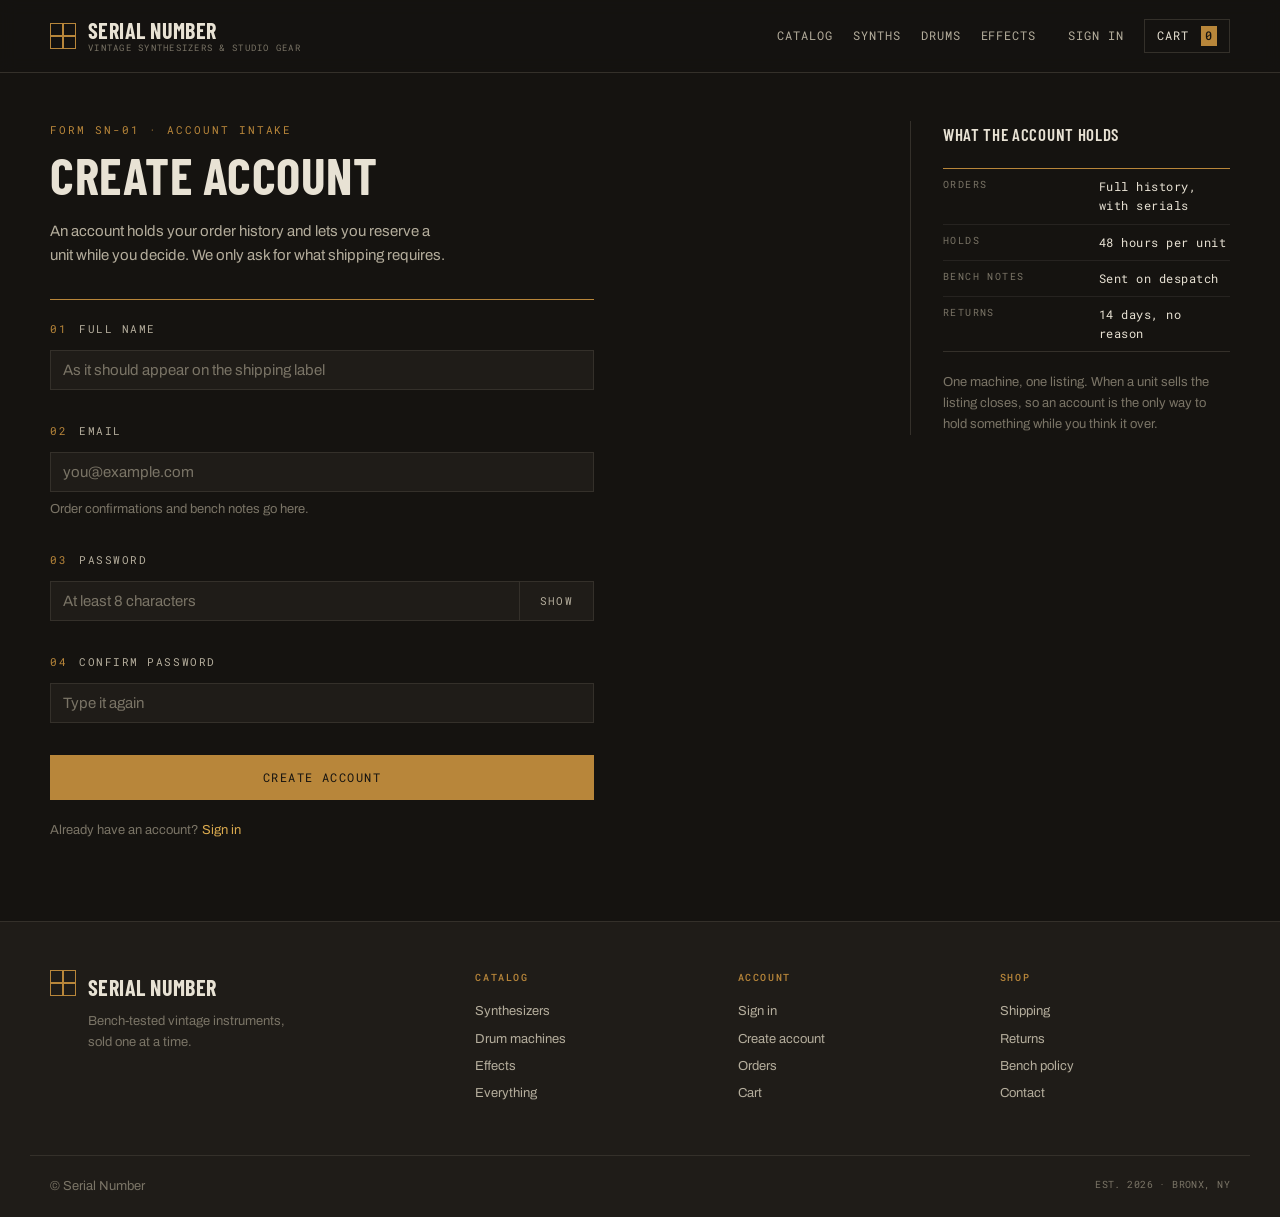
<file: src/main/resources/static/signup.html>
<!DOCTYPE html>
<html lang="en">
<head>
    <meta charset="UTF-8">
    <meta name="viewport" content="width=device-width, initial-scale=1.0">
    <title>Create account — Serial Number</title>
    <link rel="preconnect" href="https://fonts.googleapis.com">
    <link rel="preconnect" href="https://fonts.gstatic.com" crossorigin>
    <link href="https://fonts.googleapis.com/css2?family=Archivo:wght@400;500;600;700&family=Roboto+Mono:wght@400;500&family=Barlow+Condensed:wght@500;600;700&display=swap" rel="stylesheet">
    <link rel="stylesheet" href="css/main.css">
</head>
<body>

<a class="skip-link" href="#main">Skip to content</a>

<!-- ============ HEADER ============ -->
<header class="site-header">
    <div class="wrap header-inner">
        <a class="brand" href="index.html">
            <span class="brand-mark" aria-hidden="true"></span>
            <span class="brand-text">
        <span class="brand-name">Serial Number</span>
        <span class="brand-sub">Vintage Synthesizers &amp; Studio Gear</span>
      </span>
        </a>

        <nav class="site-nav" aria-label="Main">
            <a href="products.html">Catalog</a>
            <a href="products.html?category=synthesizers">Synths</a>
            <a href="products.html?category=drum-machines">Drums</a>
            <a href="products.html?category=effects">Effects</a>
        </nav>

        <div class="header-actions">
            <a class="link-quiet" href="login.html">Sign in</a>
            <a class="cart-btn" href="cart.html">
                Cart
                <span class="cart-count" id="cartCount">0</span>
            </a>
        </div>

        <button class="menu-toggle" id="menuToggle" aria-label="Open menu" aria-expanded="false">
            <span></span><span></span><span></span>
        </button>
    </div>

    <div class="mobile-nav" id="mobileNav" hidden>
        <a href="products.html">Catalog</a>
        <a href="products.html?category=synthesizers">Synths</a>
        <a href="products.html?category=drum-machines">Drums</a>
        <a href="products.html?category=effects">Effects</a>
        <a href="login.html">Sign in</a>
    </div>
</header>

<main id="main" class="auth">
    <div class="wrap auth-wrap">

        <!-- ---------- FORM SIDE ---------- -->
        <section class="auth-form-side" aria-labelledby="formTitle">

            <p class="auth-eyebrow mono">Form SN-01 · Account intake</p>
            <h1 class="auth-title" id="formTitle">Create account</h1>
            <p class="auth-lede">
                An account holds your order history and lets you reserve a unit while you decide.
                We only ask for what shipping requires.
            </p>

            <!-- Form-level message region -->
            <div class="form-note" id="formNote" role="alert" hidden></div>

            <form id="signupForm" class="field-set" novalidate>

                <div class="field">
                    <label class="field-label mono" for="name">
                        <span class="field-index">01</span> Full name
                    </label>
                    <input
                            class="field-input"
                            type="text"
                            id="name"
                            name="name"
                            autocomplete="name"
                            spellcheck="false"
                            placeholder="As it should appear on the shipping label">
                    <p class="field-error" id="nameError" hidden></p>
                </div>

                <div class="field">
                    <label class="field-label mono" for="email">
                        <span class="field-index">02</span> Email
                    </label>
                    <input
                            class="field-input"
                            type="email"
                            id="email"
                            name="email"
                            autocomplete="email"
                            spellcheck="false"
                            placeholder="you@example.com">
                    <p class="field-help">Order confirmations and bench notes go here.</p>
                    <p class="field-error" id="emailError" hidden></p>
                </div>

                <div class="field">
                    <label class="field-label mono" for="password">
                        <span class="field-index">03</span> Password
                    </label>
                    <div class="field-with-action">
                        <input
                                class="field-input"
                                type="password"
                                id="password"
                                name="password"
                                autocomplete="new-password"
                                placeholder="At least 8 characters">
                        <button type="button" class="field-action mono" id="togglePassword" aria-pressed="false">
                            Show
                        </button>
                    </div>

                    <div class="meter" id="meter" hidden>
                        <div class="meter-track" aria-hidden="true">
                            <span class="meter-fill" id="meterFill"></span>
                        </div>
                        <span class="meter-label mono" id="meterLabel"></span>
                    </div>

                    <p class="field-error" id="passwordError" hidden></p>
                </div>

                <div class="field">
                    <label class="field-label mono" for="confirm">
                        <span class="field-index">04</span> Confirm password
                    </label>
                    <input
                            class="field-input"
                            type="password"
                            id="confirmPassword"
                            name="confirm"
                            autocomplete="new-password"
                            placeholder="Type it again">
                    <p class="field-error" id="confirmError" hidden></p>
                </div>

                <button type="submit" class="btn btn-block" id="submitBtn">Create account</button>

                <p class="auth-alt">
                    Already have an account?
                    <a href="login.html">Sign in</a>
                </p>
            </form>
        </section>

        <!-- ---------- ASIDE: what an account does ---------- -->
        <aside class="auth-aside" aria-labelledby="asideTitle">
            <h2 class="auth-aside-title" id="asideTitle">What the account holds</h2>

            <dl class="spec-sheet">
                <div class="spec-row">
                    <dt class="mono">Orders</dt>
                    <dd class="mono">Full history, with serials</dd>
                </div>
                <div class="spec-row">
                    <dt class="mono">Holds</dt>
                    <dd class="mono">48 hours per unit</dd>
                </div>
                <div class="spec-row">
                    <dt class="mono">Bench notes</dt>
                    <dd class="mono">Sent on despatch</dd>
                </div>
                <div class="spec-row">
                    <dt class="mono">Returns</dt>
                    <dd class="mono">14 days, no reason</dd>
                </div>
            </dl>

            <p class="auth-aside-note">
                One machine, one listing. When a unit sells the listing closes, so an account
                is the only way to hold something while you think it over.
            </p>
        </aside>

    </div>
</main>

<!-- ============ FOOTER ============ -->
<footer class="site-footer">
    <div class="wrap footer-inner">
        <div class="footer-brand">
            <span class="brand-mark" aria-hidden="true"></span>
            <div>
                <div class="brand-name">Serial Number</div>
                <p class="footer-blurb">Bench-tested vintage instruments, sold one at a time.</p>
            </div>
        </div>

        <nav class="footer-cols" aria-label="Footer">
            <div>
                <h3>Catalog</h3>
                <a href="products.html?category=synthesizers">Synthesizers</a>
                <a href="products.html?category=drum-machines">Drum machines</a>
                <a href="products.html?category=effects">Effects</a>
                <a href="products.html">Everything</a>
            </div>
            <div>
                <h3>Account</h3>
                <a href="login.html">Sign in</a>
                <a href="signup.html">Create account</a>
                <a href="orders.html">Orders</a>
                <a href="cart.html">Cart</a>
            </div>
            <div>
                <h3>Shop</h3>
                <a href="#">Shipping</a>
                <a href="#">Returns</a>
                <a href="#">Bench policy</a>
                <a href="#">Contact</a>
            </div>
        </nav>
    </div>

    <div class="wrap footer-base">
        <span>© <span id="year"></span> Serial Number</span>
        <span class="mono">EST. 2026 · BRONX, NY</span>
    </div>
</footer>
<script src="js/signup.js"></script>
</body>
</html>
</file>
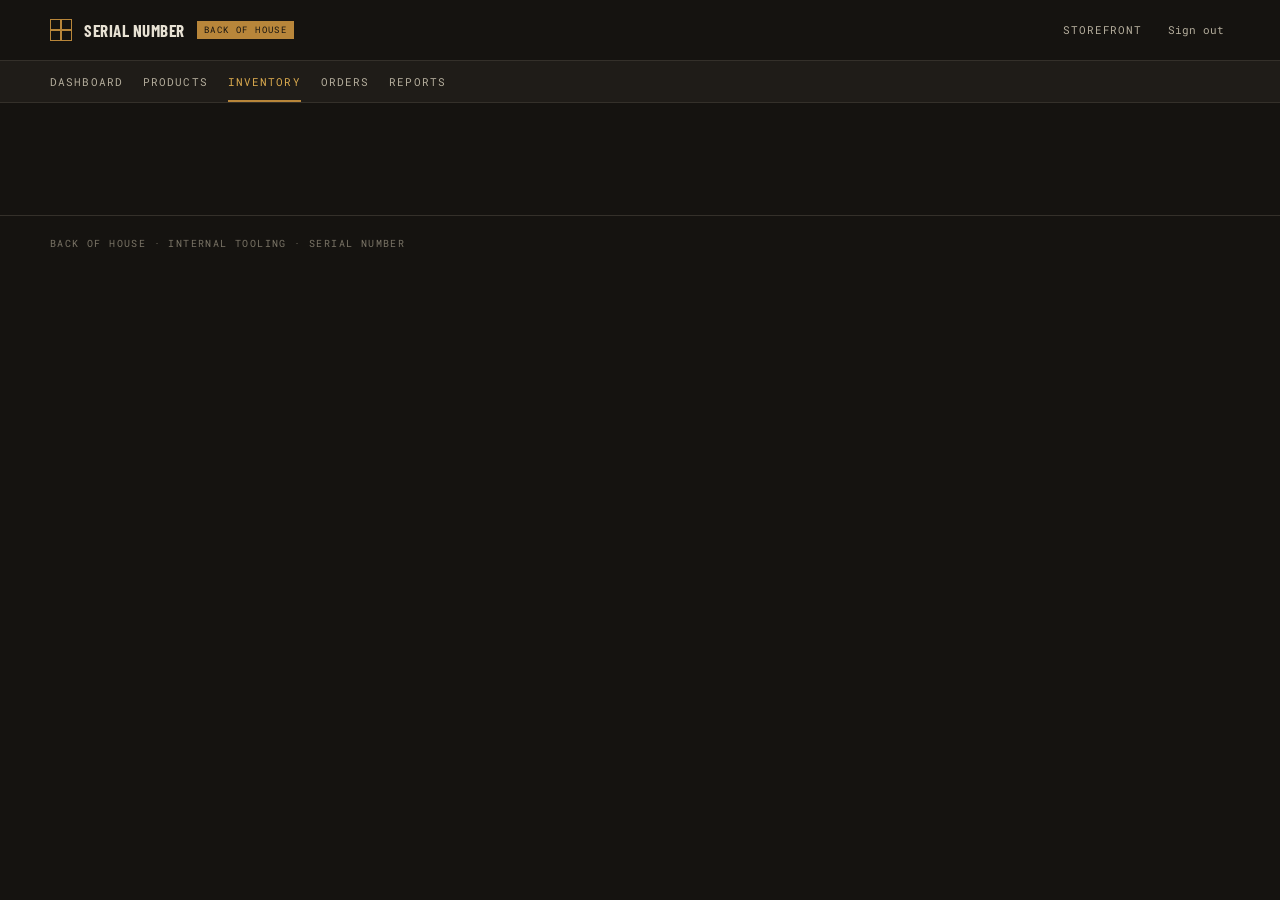
<file: src/main/resources/static/admin/inventory.html>
<!DOCTYPE html>
<html lang="en">
<head>
    <meta charset="UTF-8">
    <meta name="viewport" content="width=device-width, initial-scale=1.0">
    <title>Inventory — Serial Number · Back of house</title>
    <link rel="preconnect" href="https://fonts.googleapis.com">
    <link rel="preconnect" href="https://fonts.gstatic.com" crossorigin>
    <link href="https://fonts.googleapis.com/css2?family=Archivo:wght@400;500;600;700&family=Roboto+Mono:wght@400;500&family=Barlow+Condensed:wght@500;600;700&display=swap" rel="stylesheet">

    <style>
        /* ============================================================
           Serial Number — back of house · inventory (internal styles)
           ============================================================ */

        :root {
            --chassis:      #151310;
            --chassis-2:    #1F1C18;
            --chassis-3:    #2A2620;
            --panel:        #E8E2D4;
            --panel-dim:    #B4AD9C;
            --panel-faint:  #7A7466;
            --brass:        #B8863A;
            --brass-lit:    #D9A94E;
            --amber:        #D4A017;
            --rule:         #34302A;
            --rule-soft:    #262320;
            --ok:           #7FA650;
            --warn:         #C9992E;
            --bad:          #96594A;
            --bad-lit:      #D98878;
            --grade-a: #7FA650;
            --grade-b: #C9992E;
            --grade-c: #C2743A;
            --grade-d: #96594A;

            --display: "Barlow Condensed", "Arial Narrow", sans-serif;
            --body:    "Archivo", system-ui, sans-serif;
            --mono:    "Roboto Mono", ui-monospace, monospace;

            --step--1: 0.8125rem;
            --step-0:  0.9375rem;
            --step-1:  1.0625rem;
            --step-2:  1.375rem;
            --step-4:  clamp(2.25rem, 4vw, 3rem);

            --sp-1: 0.375rem;
            --sp-2: 0.75rem;
            --sp-3: 1.25rem;
            --sp-4: 2rem;
            --sp-5: 3rem;
            --sp-6: 5rem;

            --wrap: 1220px;
        }

        *, *::before, *::after { box-sizing: border-box; }

        body {
            margin: 0;
            background: var(--chassis);
            color: var(--panel);
            font-family: var(--body);
            font-size: var(--step-0);
            line-height: 1.55;
            -webkit-font-smoothing: antialiased;
        }

        h1, h2, h3, p, table { margin: 0; }
        a { color: inherit; text-decoration: none; }
        button { font: inherit; color: inherit; background: none; border: 0; cursor: pointer; }

        .mono {
            font-family: var(--mono);
            font-size: 0.8em;
            letter-spacing: 0.04em;
            font-variant-numeric: tabular-nums;
        }

        .wrap { max-width: var(--wrap); margin-inline: auto; padding-inline: var(--sp-3); }

        :focus-visible { outline: 2px solid var(--brass-lit); outline-offset: 3px; }

        /* ---------- TOPBAR + NAV ---------- */

        .topbar { border-bottom: 1px solid var(--rule); }
        .topbar-inner { display: flex; align-items: center; gap: var(--sp-3); min-height: 60px; }

        .brand { display: flex; align-items: center; gap: var(--sp-2); }
        .brand-mark {
            width: 22px; height: 22px; flex: none;
            border: 1px solid var(--brass);
            background:
                    linear-gradient(var(--brass), var(--brass)) center / 100% 2px no-repeat,
                    linear-gradient(var(--brass), var(--brass)) center / 2px 100% no-repeat;
        }
        .brand-name {
            font-family: var(--display);
            font-weight: 700;
            font-size: var(--step-1);
            letter-spacing: 0.03em;
            text-transform: uppercase;
        }
        .boh-tag {
            font-family: var(--mono);
            font-size: 0.5625rem;
            letter-spacing: 0.16em;
            text-transform: uppercase;
            color: var(--chassis);
            background: var(--brass);
            padding: 2px 7px;
        }

        .topbar-side {
            margin-left: auto;
            display: flex;
            align-items: center;
            gap: var(--sp-3);
            font-family: var(--mono);
            font-size: 0.6875rem;
            letter-spacing: 0.08em;
            text-transform: uppercase;
        }
        .who { color: var(--panel-faint); }
        .top-link { color: var(--panel-dim); }
        .top-link:hover { color: var(--brass-lit); }

        .adminnav { border-bottom: 1px solid var(--rule); background: var(--chassis-2); }
        .adminnav-inner { display: flex; gap: var(--sp-3); overflow-x: auto; }
        .adminnav a {
            font-family: var(--mono);
            font-size: 0.6875rem;
            letter-spacing: 0.1em;
            text-transform: uppercase;
            color: var(--panel-dim);
            padding: var(--sp-2) 0;
            white-space: nowrap;
        }
        .adminnav a:hover { color: var(--brass-lit); }
        .adminnav a.is-active { color: var(--brass-lit); box-shadow: inset 0 -2px 0 var(--brass); }

        /* ---------- PAGE ---------- */

        .page { padding-block: var(--sp-4) var(--sp-6); }

        .eyebrow {
            font-family: var(--mono);
            color: var(--brass);
            letter-spacing: 0.18em;
            text-transform: uppercase;
            font-size: 0.6875rem;
        }

        .title {
            font-family: var(--display);
            font-size: var(--step-4);
            font-weight: 700;
            line-height: 0.95;
            text-transform: uppercase;
            margin-block: var(--sp-2) var(--sp-3);
        }

        .byline {
            font-family: var(--mono);
            font-size: 0.6875rem;
            letter-spacing: 0.1em;
            text-transform: uppercase;
            color: var(--panel-faint);
            margin-bottom: var(--sp-4);
        }
        .byline .warn { color: var(--warn); }

        /* ---------- FLASH ---------- */

        .form-note {
            padding: var(--sp-2) var(--sp-3);
            border-left: 3px solid var(--brass);
            background: var(--chassis-2);
            font-size: var(--step--1);
            margin-bottom: var(--sp-3);
        }
        .form-note-error { border-left-color: var(--bad); }
        .form-note-ok    { border-left-color: var(--ok); }

        /* ---------- TOOLBAR ---------- */

        .toolbar {
            display: flex;
            gap: var(--sp-3);
            align-items: center;
            flex-wrap: wrap;
            margin-bottom: var(--sp-3);
        }

        .filter-tabs { display: flex; gap: 1px; background: var(--rule); border: 1px solid var(--rule); }

        .filter-tab {
            background: var(--chassis);
            color: var(--panel-dim);
            font-family: var(--mono);
            font-size: 0.6875rem;
            letter-spacing: 0.08em;
            text-transform: uppercase;
            padding: 0.5rem var(--sp-2);
            transition: color .15s, background .15s;
        }
        .filter-tab:hover { color: var(--brass-lit); }
        .filter-tab.is-active {
            background: var(--chassis-2);
            color: var(--brass-lit);
            box-shadow: inset 0 -2px 0 var(--brass);
        }

        .field-input {
            background: var(--chassis-2);
            border: 1px solid var(--rule);
            border-radius: 0;
            color: var(--panel);
            font-family: var(--body);
            font-size: var(--step-0);
            padding: 0.55rem var(--sp-2);
            transition: border-color .15s, background .15s;
        }
        .field-input::placeholder { color: var(--panel-faint); }
        .field-input:hover { background: var(--chassis-3); }
        .field-input:focus { outline: none; border-color: var(--brass); background: var(--chassis-3); }

        select.field-input {
            appearance: none;
            -webkit-appearance: none;
            background-image: url("data:image/svg+xml,%3Csvg xmlns='http://www.w3.org/2000/svg' width='8' height='5'%3E%3Cpath d='M0 0l4 5 4-5z' fill='%23B4AD9C'/%3E%3C/svg%3E");
            background-repeat: no-repeat;
            background-position: right 0.65rem center;
            cursor: pointer;
            padding-right: 2rem;
        }

        .toolbar .search { flex: 1 1 220px; max-width: 340px; }
        .toolbar-actions { margin-left: auto; }

        /* ---------- ACTION BARS (hold / intake) ---------- */

        .bar {
            display: flex;
            gap: var(--sp-2);
            align-items: center;
            flex-wrap: wrap;
            border: 1px solid var(--brass);
            background: var(--chassis-2);
            padding: var(--sp-2) var(--sp-3);
            margin-bottom: var(--sp-3);
        }

        .bar-label {
            font-family: var(--mono);
            font-size: 0.6875rem;
            letter-spacing: 0.1em;
            text-transform: uppercase;
            color: var(--brass-lit);
            margin-right: var(--sp-1);
        }

        .bar .field-input { padding-block: 0.45rem; }

        /* ---------- TABLE ---------- */

        .inv-table { width: 100%; border-collapse: collapse; border: 1px solid var(--rule); }

        .inv-table th {
            font-family: var(--mono);
            font-size: 0.625rem;
            font-weight: 500;
            letter-spacing: 0.14em;
            text-transform: uppercase;
            color: var(--panel-faint);
            text-align: left;
            padding: var(--sp-2);
            border-bottom: 1px solid var(--rule);
            background: var(--chassis-2);
        }

        .inv-table td {
            font-size: var(--step--1);
            color: var(--panel-dim);
            padding: var(--sp-2);
            border-bottom: 1px solid var(--rule-soft);
            vertical-align: middle;
        }
        .inv-table tr:last-child td { border-bottom: 0; }
        .inv-table .num { text-align: right; }
        .inv-table .serial { color: var(--brass-lit); }
        tr.is-sold td { opacity: 0.55; }

        .row-btn {
            font-family: var(--mono);
            font-size: 0.625rem;
            letter-spacing: 0.1em;
            text-transform: uppercase;
            color: var(--panel-faint);
            padding: 2px 6px;
            border: 1px solid var(--rule);
            transition: color .15s, border-color .15s;
        }
        .row-btn:hover { color: var(--brass-lit); border-color: var(--brass); }

        .where { color: var(--panel-faint); font-size: 0.6875rem; }
        .where .warn { color: var(--warn); }

        /* ---------- CHIPS ---------- */

        .grade {
            display: inline-grid;
            place-items: center;
            width: 1.5rem;
            height: 1.5rem;
            font-family: var(--mono);
            font-size: 0.6875rem;
            font-weight: 500;
            color: var(--chassis);
            background: var(--panel-dim);
        }
        .grade-a { background: var(--grade-a); }
        .grade-b { background: var(--grade-b); }
        .grade-c { background: var(--grade-c); }
        .grade-d { background: var(--grade-d); }

        .status {
            font-family: var(--mono);
            font-size: 0.625rem;
            letter-spacing: 0.12em;
            text-transform: uppercase;
            padding: 2px 8px;
            border: 1px solid var(--rule);
            color: var(--panel-dim);
            white-space: nowrap;
        }
        .status-live  { border-color: var(--ok);    color: var(--ok); }
        .status-bench { border-color: var(--amber); color: var(--amber); }
        .status-hold  { border-color: var(--brass); color: var(--brass-lit); }
        .status-sold  { border-color: var(--rule);  color: var(--panel-faint); }

        /* ---------- BUTTONS / PANELS ---------- */

        .btn {
            display: inline-block;
            background: var(--brass);
            color: var(--chassis);
            font-family: var(--mono);
            font-size: 0.75rem;
            letter-spacing: 0.12em;
            text-transform: uppercase;
            padding: 0.6rem var(--sp-3);
            border: 1px solid var(--brass);
            transition: background .15s;
        }
        .btn:hover { background: var(--brass-lit); }

        .btn-ghost { background: transparent; color: var(--brass-lit); }
        .btn-ghost:hover { background: var(--chassis-2); }

        .panel-msg {
            border: 1px dashed var(--rule);
            padding: var(--sp-5) var(--sp-3);
            text-align: center;
        }
        .panel-msg h2 {
            font-family: var(--display);
            font-size: var(--step-2);
            font-weight: 600;
            text-transform: uppercase;
            margin-bottom: var(--sp-2);
        }
        .panel-msg p { color: var(--panel-faint); font-size: var(--step--1); margin-bottom: var(--sp-3); }
        .panel-actions { display: flex; gap: var(--sp-2); justify-content: center; flex-wrap: wrap; }

        .foot {
            border-top: 1px solid var(--rule);
            padding-block: var(--sp-3);
            color: var(--panel-faint);
            font-family: var(--mono);
            font-size: 0.625rem;
            letter-spacing: 0.14em;
            text-transform: uppercase;
        }

        [hidden] { display: none !important; }

        @media (max-width: 820px) {
            .inv-table .col-cat, .inv-table .col-price { display: none; }
        }

        @media (prefers-reduced-motion: reduce) {
            *, *::before, *::after { transition-duration: 0.01ms !important; }
        }
    </style>
</head>
<body>

<!-- ============ TOPBAR ============ -->
<header class="topbar">
    <div class="wrap topbar-inner">
        <a class="brand" href="index.html">
            <span class="brand-mark" aria-hidden="true"></span>
            <span class="brand-name">Serial Number</span>
            <span class="boh-tag">Back of house</span>
        </a>
        <div class="topbar-side">
            <span class="who" id="whoami"></span>
            <a class="top-link" href="../index.html">Storefront</a>
            <button class="top-link" id="signOut">Sign out</button>
        </div>
    </div>
</header>

<nav class="adminnav" aria-label="Admin">
    <div class="wrap adminnav-inner">
        <a href="index.html">Dashboard</a>
        <a href="products.html">Products</a>
        <a href="inventory.html" class="is-active" aria-current="page">Inventory</a>
        <a href="orders.html">Orders</a>
        <a href="reports.html">Reports</a>
    </div>
</nav>

<main class="page">
    <div class="wrap">

        <div class="panel-msg" id="restricted" hidden>
            <h2>Staff only</h2>
            <p>This side of the counter needs an admin account.</p>
            <div class="panel-actions">
                <a class="btn btn-ghost" href="../index.html">Back to the floor</a>
                <button class="btn" id="switchAccount">Switch account</button>
            </div>
        </div>

        <div id="adminView" hidden>

            <p class="eyebrow">Back of house · Inventory</p>
            <h1 class="title">Stock ledger</h1>
            <p class="byline" id="categoryLine"></p>

            <div class="form-note" id="flash" role="alert" hidden></div>

            <!-- Hold bar -->
            <div class="bar" id="holdBar" hidden>
                <span class="bar-label" id="holdLabel">Hold</span>
                <input class="field-input" type="email" id="holdEmail"
                       placeholder="buyer@example.com" aria-label="Hold for email" spellcheck="false">
                <span class="where">48 hours, then it releases itself</span>
                <button class="btn" id="holdConfirm">Place hold</button>
                <button class="btn-ghost row-btn" id="holdCancel">Cancel</button>
            </div>

            <!-- Intake bar -->
            <div class="bar" id="intakeBar" hidden>
                <span class="bar-label">Intake</span>
                <input class="field-input" type="text" id="inMaker" placeholder="Maker" aria-label="Maker" spellcheck="false">
                <input class="field-input" type="text" id="inName" placeholder="Model" aria-label="Model" spellcheck="false">
                <input class="field-input" type="text" id="inSerial" placeholder="Serial" aria-label="Serial" spellcheck="false">
                <select class="field-input" id="inCategory" aria-label="Category">
                    <option>Synthesizers</option>
                    <option>Drum machines</option>
                    <option>Effects</option>
                </select>
                <button class="btn" id="intakeConfirm">To the bench</button>
                <button class="btn-ghost row-btn" id="intakeCancel">Cancel</button>
            </div>

            <div class="toolbar">
                <div class="filter-tabs" id="locTabs"></div>
                <input class="field-input search" type="search" id="invSearch"
                       placeholder="Filter by maker, model, serial…"
                       aria-label="Filter inventory" spellcheck="false">
                <div class="toolbar-actions">
                    <button class="btn" id="intakeBtn">Intake arrival</button>
                </div>
            </div>

            <table class="inv-table">
                <thead>
                <tr>
                    <th scope="col">Serial</th>
                    <th scope="col">Unit</th>
                    <th scope="col" class="col-cat">Category</th>
                    <th scope="col">Grade</th>
                    <th scope="col" class="num col-price">Price</th>
                    <th scope="col">Location</th>
                    <th scope="col">Where / until</th>
                    <th scope="col"></th>
                </tr>
                </thead>
                <tbody id="invBody"></tbody>
            </table>

        </div>
    </div>
</main>

<footer class="foot">
    <div class="wrap">Back of house · internal tooling · Serial Number</div>
</footer>

</body>
</html>
</file>
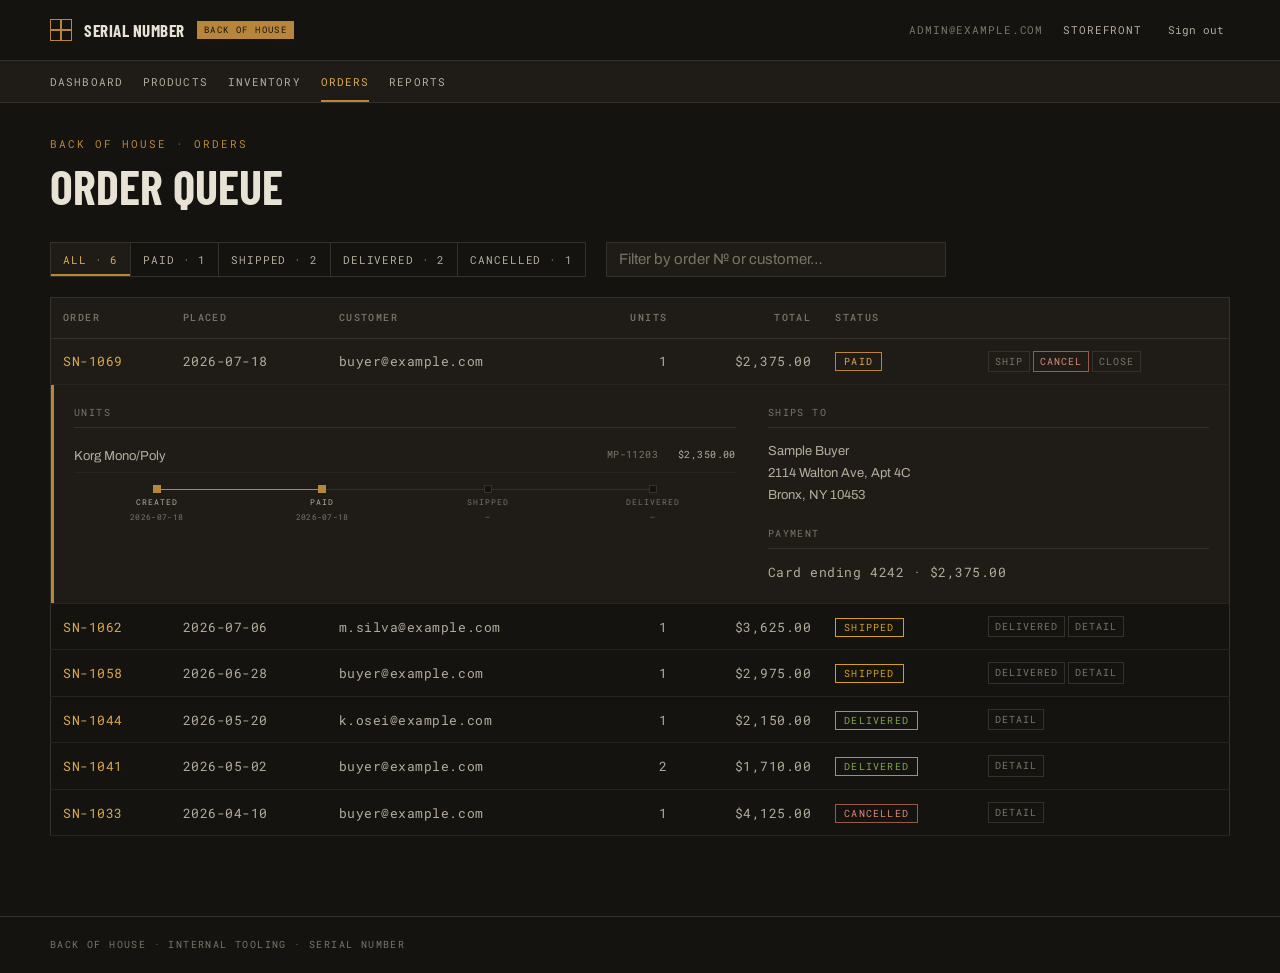
<file: src/main/resources/static/admin/orders.html>
<!DOCTYPE html>
<html lang="en">
<head>
    <meta charset="UTF-8">
    <meta name="viewport" content="width=device-width, initial-scale=1.0">
    <title>Orders — Serial Number · Back of house</title>
    <link rel="preconnect" href="https://fonts.googleapis.com">
    <link rel="preconnect" href="https://fonts.gstatic.com" crossorigin>
    <link href="https://fonts.googleapis.com/css2?family=Archivo:wght@400;500;600;700&family=Roboto+Mono:wght@400;500&family=Barlow+Condensed:wght@500;600;700&display=swap" rel="stylesheet">

    <style>
        /* ============================================================
           Serial Number — back of house · orders (internal styles)
           ============================================================ */

        :root {
            --chassis:      #151310;
            --chassis-2:    #1F1C18;
            --chassis-3:    #2A2620;
            --panel:        #E8E2D4;
            --panel-dim:    #B4AD9C;
            --panel-faint:  #7A7466;
            --brass:        #B8863A;
            --brass-lit:    #D9A94E;
            --amber:        #D4A017;
            --rule:         #34302A;
            --rule-soft:    #262320;
            --ok:           #7FA650;
            --warn:         #C9992E;
            --bad:          #96594A;
            --bad-lit:      #D98878;

            --display: "Barlow Condensed", "Arial Narrow", sans-serif;
            --body:    "Archivo", system-ui, sans-serif;
            --mono:    "Roboto Mono", ui-monospace, monospace;

            --step--1: 0.8125rem;
            --step-0:  0.9375rem;
            --step-1:  1.0625rem;
            --step-2:  1.375rem;
            --step-4:  clamp(2.25rem, 4vw, 3rem);

            --sp-1: 0.375rem;
            --sp-2: 0.75rem;
            --sp-3: 1.25rem;
            --sp-4: 2rem;
            --sp-5: 3rem;
            --sp-6: 5rem;

            --wrap: 1220px;
        }

        *, *::before, *::after { box-sizing: border-box; }

        body {
            margin: 0;
            background: var(--chassis);
            color: var(--panel);
            font-family: var(--body);
            font-size: var(--step-0);
            line-height: 1.55;
            -webkit-font-smoothing: antialiased;
        }

        h1, h2, h3, p, table { margin: 0; }
        a { color: inherit; text-decoration: none; }
        button { font: inherit; color: inherit; background: none; border: 0; cursor: pointer; }

        .mono {
            font-family: var(--mono);
            font-size: 0.8em;
            letter-spacing: 0.04em;
            font-variant-numeric: tabular-nums;
        }

        .wrap { max-width: var(--wrap); margin-inline: auto; padding-inline: var(--sp-3); }

        :focus-visible { outline: 2px solid var(--brass-lit); outline-offset: 3px; }

        /* ---------- TOPBAR + NAV ---------- */

        .topbar { border-bottom: 1px solid var(--rule); }
        .topbar-inner { display: flex; align-items: center; gap: var(--sp-3); min-height: 60px; }

        .brand { display: flex; align-items: center; gap: var(--sp-2); }
        .brand-mark {
            width: 22px; height: 22px; flex: none;
            border: 1px solid var(--brass);
            background:
                    linear-gradient(var(--brass), var(--brass)) center / 100% 2px no-repeat,
                    linear-gradient(var(--brass), var(--brass)) center / 2px 100% no-repeat;
        }
        .brand-name {
            font-family: var(--display);
            font-weight: 700;
            font-size: var(--step-1);
            letter-spacing: 0.03em;
            text-transform: uppercase;
        }
        .boh-tag {
            font-family: var(--mono);
            font-size: 0.5625rem;
            letter-spacing: 0.16em;
            text-transform: uppercase;
            color: var(--chassis);
            background: var(--brass);
            padding: 2px 7px;
        }

        .topbar-side {
            margin-left: auto;
            display: flex;
            align-items: center;
            gap: var(--sp-3);
            font-family: var(--mono);
            font-size: 0.6875rem;
            letter-spacing: 0.08em;
            text-transform: uppercase;
        }
        .who { color: var(--panel-faint); }
        .top-link { color: var(--panel-dim); }
        .top-link:hover { color: var(--brass-lit); }

        .adminnav { border-bottom: 1px solid var(--rule); background: var(--chassis-2); }
        .adminnav-inner { display: flex; gap: var(--sp-3); overflow-x: auto; }
        .adminnav a {
            font-family: var(--mono);
            font-size: 0.6875rem;
            letter-spacing: 0.1em;
            text-transform: uppercase;
            color: var(--panel-dim);
            padding: var(--sp-2) 0;
            white-space: nowrap;
        }
        .adminnav a:hover { color: var(--brass-lit); }
        .adminnav a.is-active { color: var(--brass-lit); box-shadow: inset 0 -2px 0 var(--brass); }

        /* ---------- PAGE ---------- */

        .page { padding-block: var(--sp-4) var(--sp-6); }

        .eyebrow {
            font-family: var(--mono);
            color: var(--brass);
            letter-spacing: 0.18em;
            text-transform: uppercase;
            font-size: 0.6875rem;
        }

        .title {
            font-family: var(--display);
            font-size: var(--step-4);
            font-weight: 700;
            line-height: 0.95;
            text-transform: uppercase;
            margin-block: var(--sp-2) var(--sp-4);
        }

        .form-note {
            padding: var(--sp-2) var(--sp-3);
            border-left: 3px solid var(--brass);
            background: var(--chassis-2);
            font-size: var(--step--1);
            margin-bottom: var(--sp-3);
        }
        .form-note-error { border-left-color: var(--bad); }
        .form-note-ok    { border-left-color: var(--ok); }

        /* ---------- TOOLBAR ---------- */

        .toolbar {
            display: flex;
            gap: var(--sp-3);
            align-items: center;
            flex-wrap: wrap;
            margin-bottom: var(--sp-3);
        }

        .filter-tabs { display: flex; gap: 1px; background: var(--rule); border: 1px solid var(--rule); }

        .filter-tab {
            background: var(--chassis);
            color: var(--panel-dim);
            font-family: var(--mono);
            font-size: 0.6875rem;
            letter-spacing: 0.08em;
            text-transform: uppercase;
            padding: 0.5rem var(--sp-2);
            transition: color .15s, background .15s;
        }
        .filter-tab:hover { color: var(--brass-lit); }
        .filter-tab.is-active {
            background: var(--chassis-2);
            color: var(--brass-lit);
            box-shadow: inset 0 -2px 0 var(--brass);
        }

        .field-input {
            background: var(--chassis-2);
            border: 1px solid var(--rule);
            border-radius: 0;
            color: var(--panel);
            font-family: var(--body);
            font-size: var(--step-0);
            padding: 0.55rem var(--sp-2);
            transition: border-color .15s, background .15s;
            flex: 1 1 220px;
            max-width: 340px;
        }
        .field-input::placeholder { color: var(--panel-faint); }
        .field-input:focus { outline: none; border-color: var(--brass); background: var(--chassis-3); }

        /* ---------- TABLE ---------- */

        .q-table { width: 100%; border-collapse: collapse; border: 1px solid var(--rule); }

        .q-table th {
            font-family: var(--mono);
            font-size: 0.625rem;
            font-weight: 500;
            letter-spacing: 0.14em;
            text-transform: uppercase;
            color: var(--panel-faint);
            text-align: left;
            padding: var(--sp-2);
            border-bottom: 1px solid var(--rule);
            background: var(--chassis-2);
        }

        .q-table td {
            font-size: var(--step--1);
            color: var(--panel-dim);
            padding: var(--sp-2);
            border-bottom: 1px solid var(--rule-soft);
            vertical-align: middle;
        }
        .q-table .num { text-align: right; }
        .q-table .oid { color: var(--brass-lit); }
        tr.is-open > td { background: var(--chassis-2); }

        .row-btn {
            font-family: var(--mono);
            font-size: 0.625rem;
            letter-spacing: 0.1em;
            text-transform: uppercase;
            color: var(--panel-faint);
            padding: 2px 6px;
            border: 1px solid var(--rule);
            transition: color .15s, border-color .15s;
        }
        .row-btn:hover { color: var(--brass-lit); border-color: var(--brass); }

        .row-btn.danger { color: var(--bad-lit); border-color: var(--bad); }
        .row-btn.danger:hover { color: var(--panel); background: var(--bad); }

        /* ---------- STATUS CHIP ---------- */

        .status {
            font-family: var(--mono);
            font-size: 0.625rem;
            letter-spacing: 0.12em;
            text-transform: uppercase;
            padding: 2px 8px;
            border: 1px solid var(--rule);
            color: var(--panel-dim);
            white-space: nowrap;
        }
        .status-paid      { border-color: var(--brass); color: var(--brass-lit); }
        .status-shipped   { border-color: var(--amber); color: var(--amber); }
        .status-delivered { border-color: var(--ok);    color: var(--ok); }
        .status-cancelled { border-color: var(--bad);   color: var(--bad-lit); }

        /* ---------- DETAIL ROW ---------- */

        .detail-cell { padding: 0 !important; }

        .detail {
            display: grid;
            grid-template-columns: 1.2fr 0.8fr;
            gap: var(--sp-4);
            padding: var(--sp-3);
            border-left: 3px solid var(--brass);
            background: var(--chassis-2);
        }

        .d-title {
            font-family: var(--mono);
            font-size: 0.625rem;
            letter-spacing: 0.14em;
            text-transform: uppercase;
            color: var(--panel-faint);
            margin-bottom: var(--sp-2);
            padding-bottom: var(--sp-1);
            border-bottom: 1px solid var(--rule);
        }

        .d-item {
            display: grid;
            grid-template-columns: minmax(0, 1fr) auto auto;
            gap: var(--sp-3);
            padding-block: var(--sp-1);
            border-bottom: 1px solid var(--rule-soft);
            font-size: var(--step--1);
        }
        .d-item:last-child { border-bottom: 0; }
        .d-serial { color: var(--panel-faint); }

        .d-addr p { font-size: var(--step--1); color: var(--panel-dim); padding-block: 1px; }
        .d-note {
            border-left: 3px solid var(--bad);
            background: var(--chassis-3);
            padding: var(--sp-1) var(--sp-2);
            font-size: var(--step--1);
            color: var(--panel-dim);
            margin-top: var(--sp-2);
        }

        /* ---------- TIMELINE (compact) ---------- */

        .timeline { display: flex; margin-top: var(--sp-2); }

        .tl-step {
            flex: 1;
            position: relative;
            display: flex;
            flex-direction: column;
            align-items: center;
            gap: 3px;
            text-align: center;
        }
        .tl-step::before {
            content: "";
            position: absolute;
            top: 4px;
            right: 50%;
            width: 100%;
            height: 1px;
            background: var(--rule);
        }
        .tl-step:first-child::before { display: none; }
        .tl-step.is-done::before   { background: var(--brass); }
        .tl-step.is-cancel::before { background: var(--bad); }

        .tl-dot { width: 8px; height: 8px; background: var(--chassis); border: 1px solid var(--rule); z-index: 1; }
        .is-done .tl-dot   { background: var(--brass); border-color: var(--brass); }
        .is-cancel .tl-dot { background: var(--bad);   border-color: var(--bad); }

        .tl-name { font-size: 0.5rem; letter-spacing: 0.12em; text-transform: uppercase; color: var(--panel-faint); }
        .is-done .tl-name { color: var(--panel-dim); }
        .tl-date { font-size: 0.5rem; color: var(--panel-faint); }

        /* ---------- PANELS / FOOT ---------- */

        .btn {
            display: inline-block;
            background: var(--brass);
            color: var(--chassis);
            font-family: var(--mono);
            font-size: 0.75rem;
            letter-spacing: 0.12em;
            text-transform: uppercase;
            padding: 0.6rem var(--sp-3);
            border: 1px solid var(--brass);
            transition: background .15s;
        }
        .btn:hover { background: var(--brass-lit); }
        .btn-ghost { background: transparent; color: var(--brass-lit); }
        .btn-ghost:hover { background: var(--chassis-2); }

        .panel-msg { border: 1px dashed var(--rule); padding: var(--sp-5) var(--sp-3); text-align: center; }
        .panel-msg h2 {
            font-family: var(--display);
            font-size: var(--step-2);
            font-weight: 600;
            text-transform: uppercase;
            margin-bottom: var(--sp-2);
        }
        .panel-msg p { color: var(--panel-faint); font-size: var(--step--1); margin-bottom: var(--sp-3); }
        .panel-actions { display: flex; gap: var(--sp-2); justify-content: center; flex-wrap: wrap; }

        .foot {
            border-top: 1px solid var(--rule);
            padding-block: var(--sp-3);
            color: var(--panel-faint);
            font-family: var(--mono);
            font-size: 0.625rem;
            letter-spacing: 0.14em;
            text-transform: uppercase;
        }

        [hidden] { display: none !important; }

        @media (max-width: 820px) {
            .q-table .col-cust { display: none; }
            .detail { grid-template-columns: 1fr; }
        }

        @media (prefers-reduced-motion: reduce) {
            *, *::before, *::after { transition-duration: 0.01ms !important; }
        }
    </style>
</head>
<body>

<!-- ############################################################
     STATIC SKELETON — no script yet.

     Everything below renders as-is. The rows for the six demo
     orders are hardcoded HTML; they are also the exact markup
     the future script must generate. What the script will own:

       1. GUARD      redirect to ../login.html when signed out;
                     show #restricted for non-ADMIN; fill #whoami;
                     wire #signOut and #switchAccount.
       2. DATA       build the queue: ALL_ORDERS + sn.orders
                     (local) + sn.orderOverrides applied on top.
       3. TABS       recompute the counts in #statusTabs and
                     filter rows on click (data-tab).
       4. SEARCH     filter rows from #qSearch (order № or
                     customer email).
       5. ROWS       render #qBody from data — replacing these
                     static rows — one <tr> per order, plus the
                     expanded detail <tr> when open.
       6. ACTIONS    delegate clicks on data-ship / data-deliver /
                     data-cancel / data-keep / data-confirm /
                     data-detail; legal transitions only
                     (CREATED→CANCELLED, PAID→SHIPPED|CANCELLED,
                     SHIPPED→DELIVERED); write results to
                     sn.orderOverrides; flash via #flash.
     ############################################################ -->

<header class="topbar">
    <div class="wrap topbar-inner">
        <a class="brand" href="index.html">
            <span class="brand-mark" aria-hidden="true"></span>
            <span class="brand-name">Serial Number</span>
            <span class="boh-tag">Back of house</span>
        </a>
        <div class="topbar-side">
            <!-- script: session email goes here -->
            <span class="who" id="whoami">admin@example.com</span>
            <a class="top-link" href="../index.html">Storefront</a>
            <button class="top-link" id="signOut">Sign out</button>
        </div>
    </div>
</header>

<nav class="adminnav" aria-label="Admin">
    <div class="wrap adminnav-inner">
        <a href="index.html">Dashboard</a>
        <a href="products.html">Products</a>
        <a href="inventory.html">Inventory</a>
        <a href="orders.html" class="is-active" aria-current="page">Orders</a>
        <a href="reports.html">Reports</a>
    </div>
</nav>

<main class="page">
    <div class="wrap">

        <!-- script: shown instead of #adminView when the session role isn't ADMIN -->
        <div class="panel-msg" id="restricted" hidden>
            <h2>Staff only</h2>
            <p>This side of the counter needs an admin account.</p>
            <div class="panel-actions">
                <a class="btn btn-ghost" href="../index.html">Back to the floor</a>
                <button class="btn" id="switchAccount">Switch account</button>
            </div>
        </div>

        <!-- script: hidden until the guard passes; visible now so the
             markup can be seen and styled without any JS -->
        <div id="adminView">

            <p class="eyebrow">Back of house · Orders</p>
            <h1 class="title">Order queue</h1>

            <!-- script: transition results announce here -->
            <div class="form-note" id="flash" role="alert" hidden></div>

            <div class="toolbar">
                <!-- script: counts recomputed from live data; is-active follows the picked tab -->
                <div class="filter-tabs" id="statusTabs">
                    <button class="filter-tab is-active" data-tab="ALL">All · 6</button>
                    <button class="filter-tab" data-tab="PAID">Paid · 1</button>
                    <button class="filter-tab" data-tab="SHIPPED">Shipped · 2</button>
                    <button class="filter-tab" data-tab="DELIVERED">Delivered · 2</button>
                    <button class="filter-tab" data-tab="CANCELLED">Cancelled · 1</button>
                </div>
                <input class="field-input" type="search" id="qSearch"
                       placeholder="Filter by order № or customer…"
                       aria-label="Filter orders" spellcheck="false">
            </div>

            <table class="q-table">
                <thead>
                <tr>
                    <th scope="col">Order</th>
                    <th scope="col">Placed</th>
                    <th scope="col" class="col-cust">Customer</th>
                    <th scope="col" class="num">Units</th>
                    <th scope="col" class="num">Total</th>
                    <th scope="col">Status</th>
                    <th scope="col"></th>
                </tr>
                </thead>

                <!-- script: this whole tbody is re-rendered from data.
                     The rows below are the template it must reproduce. -->
                <tbody id="qBody">

                <!-- PAID row, shown expanded: Ship + Cancel available,
                     Detail reads "Close" while its detail row is open -->
                <tr class="is-open">
                    <td class="mono oid">SN-1069</td>
                    <td class="mono">2026-07-18</td>
                    <td class="mono col-cust">buyer@example.com</td>
                    <td class="mono num">1</td>
                    <td class="mono num">$2,375.00</td>
                    <td><span class="status status-paid">PAID</span></td>
                    <td>
                        <button class="row-btn" data-ship="1069">Ship</button>
                        <button class="row-btn danger" data-cancel="1069">Cancel</button>
                        <button class="row-btn" data-detail="1069">Close</button>
                    </td>
                </tr>
                <!-- the expanded detail row for SN-1069 -->
                <tr>
                    <td class="detail-cell" colspan="7">
                        <div class="detail">
                            <div>
                                <div class="d-title">Units</div>
                                <div class="d-item">
                                    <span>Korg Mono/Poly</span>
                                    <span class="mono d-serial">MP-11203</span>
                                    <span class="mono">$2,350.00</span>
                                </div>
                                <div class="timeline">
                                    <div class="tl-step is-done">
                                        <span class="tl-dot" aria-hidden="true"></span>
                                        <span class="tl-name mono">CREATED</span>
                                        <span class="tl-date mono">2026-07-18</span>
                                    </div>
                                    <div class="tl-step is-done">
                                        <span class="tl-dot" aria-hidden="true"></span>
                                        <span class="tl-name mono">PAID</span>
                                        <span class="tl-date mono">2026-07-18</span>
                                    </div>
                                    <div class="tl-step">
                                        <span class="tl-dot" aria-hidden="true"></span>
                                        <span class="tl-name mono">SHIPPED</span>
                                        <span class="tl-date mono">—</span>
                                    </div>
                                    <div class="tl-step">
                                        <span class="tl-dot" aria-hidden="true"></span>
                                        <span class="tl-name mono">DELIVERED</span>
                                        <span class="tl-date mono">—</span>
                                    </div>
                                </div>
                            </div>
                            <div class="d-addr">
                                <div class="d-title">Ships to</div>
                                <p>Sample Buyer</p>
                                <p>2114 Walton Ave, Apt 4C</p>
                                <p>Bronx, NY 10453</p>
                                <div class="d-title" style="margin-top: var(--sp-3)">Payment</div>
                                <p class="mono">Card ending 4242 · $2,375.00</p>
                            </div>
                        </div>
                    </td>
                </tr>

                <!-- SHIPPED rows: only Delivered (and Detail) are legal -->
                <tr>
                    <td class="mono oid">SN-1062</td>
                    <td class="mono">2026-07-06</td>
                    <td class="mono col-cust">m.silva@example.com</td>
                    <td class="mono num">1</td>
                    <td class="mono num">$3,625.00</td>
                    <td><span class="status status-shipped">SHIPPED</span></td>
                    <td>
                        <button class="row-btn" data-deliver="1062">Delivered</button>
                        <button class="row-btn" data-detail="1062">Detail</button>
                    </td>
                </tr>
                <tr>
                    <td class="mono oid">SN-1058</td>
                    <td class="mono">2026-06-28</td>
                    <td class="mono col-cust">buyer@example.com</td>
                    <td class="mono num">1</td>
                    <td class="mono num">$2,975.00</td>
                    <td><span class="status status-shipped">SHIPPED</span></td>
                    <td>
                        <button class="row-btn" data-deliver="1058">Delivered</button>
                        <button class="row-btn" data-detail="1058">Detail</button>
                    </td>
                </tr>

                <!-- DELIVERED rows: terminal, Detail only -->
                <tr>
                    <td class="mono oid">SN-1044</td>
                    <td class="mono">2026-05-20</td>
                    <td class="mono col-cust">k.osei@example.com</td>
                    <td class="mono num">1</td>
                    <td class="mono num">$2,150.00</td>
                    <td><span class="status status-delivered">DELIVERED</span></td>
                    <td>
                        <button class="row-btn" data-detail="1044">Detail</button>
                    </td>
                </tr>
                <tr>
                    <td class="mono oid">SN-1041</td>
                    <td class="mono">2026-05-02</td>
                    <td class="mono col-cust">buyer@example.com</td>
                    <td class="mono num">2</td>
                    <td class="mono num">$1,710.00</td>
                    <td><span class="status status-delivered">DELIVERED</span></td>
                    <td>
                        <button class="row-btn" data-detail="1041">Detail</button>
                    </td>
                </tr>

                <!-- CANCELLED row: terminal, Detail only -->
                <tr>
                    <td class="mono oid">SN-1033</td>
                    <td class="mono">2026-04-10</td>
                    <td class="mono col-cust">buyer@example.com</td>
                    <td class="mono num">1</td>
                    <td class="mono num">$4,125.00</td>
                    <td><span class="status status-cancelled">CANCELLED</span></td>
                    <td>
                        <button class="row-btn" data-detail="1033">Detail</button>
                    </td>
                </tr>

                <!-- Cancel confirm state (what the actions cell becomes
                     after data-cancel is clicked, before confirm/keep):

                <button class="row-btn" data-keep="1069">Keep</button>
                <button class="row-btn danger" data-confirm="1069">Confirm cancel</button>
                -->

                </tbody>
            </table>

        </div>
    </div>
</main>

<footer class="foot">
    <div class="wrap">Back of house · internal tooling · Serial Number</div>
</footer>

<!-- script lands here -->

</body>
</html>
</file>
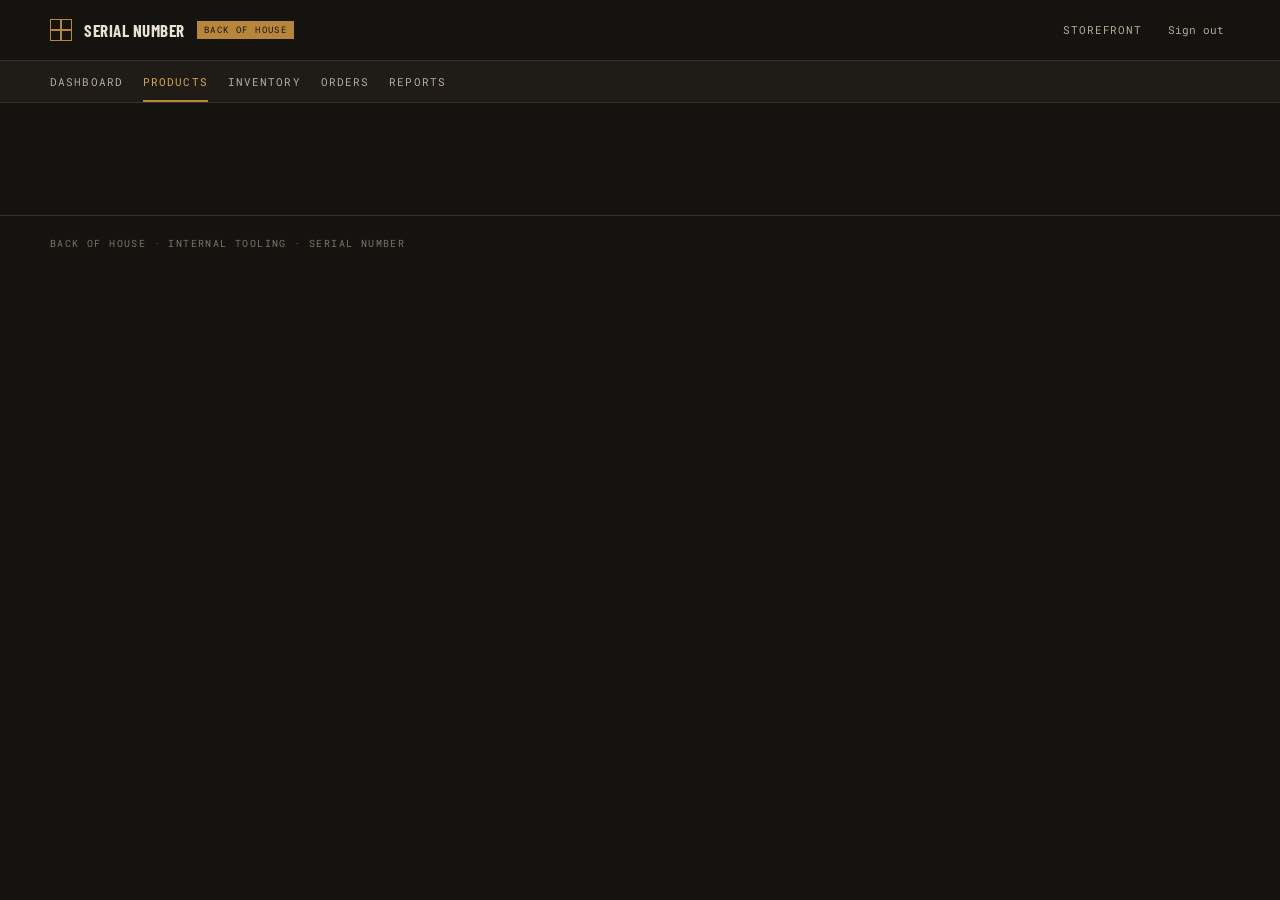
<file: src/main/resources/static/admin/products.html>
<!DOCTYPE html>
<html lang="en">
<head>
    <meta charset="UTF-8">
    <meta name="viewport" content="width=device-width, initial-scale=1.0">
    <title>Products — Serial Number · Back of house</title>
    <link rel="preconnect" href="https://fonts.googleapis.com">
    <link rel="preconnect" href="https://fonts.gstatic.com" crossorigin>
    <link href="https://fonts.googleapis.com/css2?family=Archivo:wght@400;500;600;700&family=Roboto+Mono:wght@400;500&family=Barlow+Condensed:wght@500;600;700&display=swap" rel="stylesheet">

    <style>
        /* ============================================================
           Serial Number — back of house · products (internal styles)
           ============================================================ */

        :root {
            --chassis:      #151310;
            --chassis-2:    #1F1C18;
            --chassis-3:    #2A2620;
            --panel:        #E8E2D4;
            --panel-dim:    #B4AD9C;
            --panel-faint:  #7A7466;
            --brass:        #B8863A;
            --brass-lit:    #D9A94E;
            --amber:        #D4A017;
            --rule:         #34302A;
            --rule-soft:    #262320;
            --ok:           #7FA650;
            --warn:         #C9992E;
            --bad:          #96594A;
            --bad-lit:      #D98878;
            --grade-a: #7FA650;
            --grade-b: #C9992E;
            --grade-c: #C2743A;
            --grade-d: #96594A;

            --display: "Barlow Condensed", "Arial Narrow", sans-serif;
            --body:    "Archivo", system-ui, sans-serif;
            --mono:    "Roboto Mono", ui-monospace, monospace;

            --step--1: 0.8125rem;
            --step-0:  0.9375rem;
            --step-1:  1.0625rem;
            --step-2:  1.375rem;
            --step-3:  1.875rem;
            --step-4:  clamp(2.25rem, 4vw, 3rem);

            --sp-1: 0.375rem;
            --sp-2: 0.75rem;
            --sp-3: 1.25rem;
            --sp-4: 2rem;
            --sp-5: 3rem;
            --sp-6: 5rem;

            --wrap: 1220px;
        }

        *, *::before, *::after { box-sizing: border-box; }

        body {
            margin: 0;
            background: var(--chassis);
            color: var(--panel);
            font-family: var(--body);
            font-size: var(--step-0);
            line-height: 1.55;
            -webkit-font-smoothing: antialiased;
        }

        h1, h2, h3, p, table, figure { margin: 0; }
        a { color: inherit; text-decoration: none; }
        button { font: inherit; color: inherit; background: none; border: 0; cursor: pointer; }

        .mono {
            font-family: var(--mono);
            font-size: 0.8em;
            letter-spacing: 0.04em;
            font-variant-numeric: tabular-nums;
        }

        .wrap { max-width: var(--wrap); margin-inline: auto; padding-inline: var(--sp-3); }

        :focus-visible { outline: 2px solid var(--brass-lit); outline-offset: 3px; }

        /* ---------- TOPBAR + NAV ---------- */

        .topbar { border-bottom: 1px solid var(--rule); }

        .topbar-inner { display: flex; align-items: center; gap: var(--sp-3); min-height: 60px; }

        .brand { display: flex; align-items: center; gap: var(--sp-2); }

        .brand-mark {
            width: 22px; height: 22px; flex: none;
            border: 1px solid var(--brass);
            background:
                    linear-gradient(var(--brass), var(--brass)) center / 100% 2px no-repeat,
                    linear-gradient(var(--brass), var(--brass)) center / 2px 100% no-repeat;
        }

        .brand-name {
            font-family: var(--display);
            font-weight: 700;
            font-size: var(--step-1);
            letter-spacing: 0.03em;
            text-transform: uppercase;
        }

        .boh-tag {
            font-family: var(--mono);
            font-size: 0.5625rem;
            letter-spacing: 0.16em;
            text-transform: uppercase;
            color: var(--chassis);
            background: var(--brass);
            padding: 2px 7px;
        }

        .topbar-side {
            margin-left: auto;
            display: flex;
            align-items: center;
            gap: var(--sp-3);
            font-family: var(--mono);
            font-size: 0.6875rem;
            letter-spacing: 0.08em;
            text-transform: uppercase;
        }
        .who { color: var(--panel-faint); }
        .top-link { color: var(--panel-dim); }
        .top-link:hover { color: var(--brass-lit); }

        .adminnav { border-bottom: 1px solid var(--rule); background: var(--chassis-2); }
        .adminnav-inner { display: flex; gap: var(--sp-3); overflow-x: auto; }
        .adminnav a {
            font-family: var(--mono);
            font-size: 0.6875rem;
            letter-spacing: 0.1em;
            text-transform: uppercase;
            color: var(--panel-dim);
            padding: var(--sp-2) 0;
            white-space: nowrap;
        }
        .adminnav a:hover { color: var(--brass-lit); }
        .adminnav a.is-active { color: var(--brass-lit); box-shadow: inset 0 -2px 0 var(--brass); }

        /* ---------- PAGE ---------- */

        .page { padding-block: var(--sp-4) var(--sp-6); }

        .eyebrow {
            font-family: var(--mono);
            color: var(--brass);
            letter-spacing: 0.18em;
            text-transform: uppercase;
            font-size: 0.6875rem;
        }

        .title {
            font-family: var(--display);
            font-size: var(--step-4);
            font-weight: 700;
            line-height: 0.95;
            text-transform: uppercase;
            margin-block: var(--sp-2) var(--sp-4);
        }

        .section-title {
            font-family: var(--display);
            font-size: var(--step-2);
            font-weight: 600;
            text-transform: uppercase;
            letter-spacing: 0.03em;
            padding-bottom: var(--sp-2);
            border-bottom: 1px solid var(--rule);
            margin-bottom: var(--sp-3);
        }

        /* ---------- FLASH ---------- */

        .form-note {
            padding: var(--sp-2) var(--sp-3);
            border-left: 3px solid var(--brass);
            background: var(--chassis-2);
            font-size: var(--step--1);
            margin-bottom: var(--sp-3);
        }
        .form-note-error { border-left-color: var(--bad); }
        .form-note-ok    { border-left-color: var(--ok); }

        /* ---------- LIST BAR ---------- */

        .listbar {
            display: flex;
            gap: var(--sp-3);
            align-items: center;
            flex-wrap: wrap;
            margin-bottom: var(--sp-3);
        }

        .listbar .search { flex: 1 1 240px; max-width: 380px; }

        .listbar-actions { margin-left: auto; display: flex; gap: var(--sp-2); }

        .count-line {
            font-family: var(--mono);
            font-size: 0.625rem;
            letter-spacing: 0.12em;
            text-transform: uppercase;
            color: var(--panel-faint);
            margin-bottom: var(--sp-2);
        }

        /* ---------- TABLE ---------- */

        .prod-table { width: 100%; border-collapse: collapse; border: 1px solid var(--rule); }

        .prod-table th {
            font-family: var(--mono);
            font-size: 0.625rem;
            font-weight: 500;
            letter-spacing: 0.14em;
            text-transform: uppercase;
            color: var(--panel-faint);
            text-align: left;
            padding: var(--sp-2) var(--sp-2);
            border-bottom: 1px solid var(--rule);
            background: var(--chassis-2);
        }

        .prod-table td {
            font-size: var(--step--1);
            color: var(--panel-dim);
            padding: var(--sp-2) var(--sp-2);
            border-bottom: 1px solid var(--rule-soft);
            vertical-align: middle;
        }
        .prod-table tr:last-child td { border-bottom: 0; }
        .prod-table .num { text-align: right; }
        .prod-table .serial { color: var(--brass-lit); }
        tr.is-sold td { opacity: 0.55; }

        .row-btn {
            font-family: var(--mono);
            font-size: 0.625rem;
            letter-spacing: 0.1em;
            text-transform: uppercase;
            color: var(--panel-faint);
            padding: 2px 6px;
            border: 1px solid var(--rule);
            transition: color .15s, border-color .15s;
        }
        .row-btn:hover { color: var(--brass-lit); border-color: var(--brass); }

        /* ---------- GRADE + STATUS CHIPS ---------- */

        .grade {
            display: inline-grid;
            place-items: center;
            width: 1.5rem;
            height: 1.5rem;
            font-family: var(--mono);
            font-size: 0.6875rem;
            font-weight: 500;
            color: var(--chassis);
            background: var(--panel-dim);
        }
        .grade-a { background: var(--grade-a); }
        .grade-b { background: var(--grade-b); }
        .grade-c { background: var(--grade-c); }
        .grade-d { background: var(--grade-d); }

        .status {
            font-family: var(--mono);
            font-size: 0.625rem;
            letter-spacing: 0.12em;
            text-transform: uppercase;
            padding: 2px 8px;
            border: 1px solid var(--rule);
            color: var(--panel-dim);
            white-space: nowrap;
        }
        .status-live { border-color: var(--ok); color: var(--ok); }
        .status-bench { border-color: var(--amber); color: var(--amber); }
        .status-hold { border-color: var(--brass); color: var(--brass-lit); }
        .status-sold { border-color: var(--rule); color: var(--panel-faint); }

        /* ---------- FORM ---------- */

        .editor {
            display: grid;
            grid-template-columns: minmax(0, 1.1fr) minmax(0, 0.9fr);
            gap: var(--sp-5);
            align-items: start;
        }

        .field { margin-bottom: var(--sp-3); }

        .field-label {
            display: block;
            font-family: var(--mono);
            color: var(--panel-dim);
            letter-spacing: 0.14em;
            text-transform: uppercase;
            font-size: 0.625rem;
            margin-bottom: var(--sp-1);
        }

        .field-input {
            width: 100%;
            background: var(--chassis-2);
            border: 1px solid var(--rule);
            border-radius: 0;
            color: var(--panel);
            font-family: var(--body);
            font-size: var(--step-0);
            padding: 0.6rem var(--sp-2);
            transition: border-color .15s, background .15s;
        }
        .field-input::placeholder { color: var(--panel-faint); }
        .field-input:hover { background: var(--chassis-3); }
        .field-input:focus { outline: none; border-color: var(--brass); background: var(--chassis-3); }
        .field-input.is-invalid { border-color: var(--bad); }

        textarea.field-input { resize: vertical; min-height: 5.5rem; }

        select.field-input {
            appearance: none;
            -webkit-appearance: none;
            background-image: url("data:image/svg+xml,%3Csvg xmlns='http://www.w3.org/2000/svg' width='8' height='5'%3E%3Cpath d='M0 0l4 5 4-5z' fill='%23B4AD9C'/%3E%3C/svg%3E");
            background-repeat: no-repeat;
            background-position: right 0.65rem center;
            cursor: pointer;
        }

        input[type="range"] { accent-color: var(--brass); width: 100%; }

        .field-error {
            color: var(--bad-lit);
            font-size: var(--step--1);
            margin-top: 0.35rem;
        }

        .field-row-2 { display: grid; grid-template-columns: 1fr 1fr; gap: var(--sp-3); }
        .field-row-3 { display: grid; grid-template-columns: 1fr 1fr 1fr; gap: var(--sp-3); }

        .check {
            display: inline-flex;
            align-items: center;
            gap: var(--sp-2);
            cursor: pointer;
            user-select: none;
            padding-top: 0.6rem;
        }
        .check input { position: absolute; opacity: 0; width: 1px; height: 1px; }
        .check-box {
            width: 15px; height: 15px; flex: none;
            border: 1px solid var(--rule);
            background: var(--chassis-2);
            display: inline-grid;
            place-items: center;
        }
        .check input:checked + .check-box { border-color: var(--brass); background: var(--brass); }
        .check input:checked + .check-box::after {
            content: "";
            width: 7px; height: 4px;
            border-left: 2px solid var(--chassis);
            border-bottom: 2px solid var(--chassis);
            transform: translateY(-1px) rotate(-45deg);
        }
        .check input:focus-visible + .check-box { outline: 2px solid var(--brass-lit); outline-offset: 2px; }
        .check-text { color: var(--panel-dim); font-size: var(--step--1); }

        .slugline {
            font-family: var(--mono);
            font-size: 0.6875rem;
            letter-spacing: 0.08em;
            color: var(--panel-faint);
            margin-bottom: var(--sp-3);
        }
        .slugline span { color: var(--panel-dim); }

        .form-actions { display: flex; gap: var(--sp-2); margin-top: var(--sp-3); flex-wrap: wrap; }

        /* ---------- BUTTONS ---------- */

        .btn {
            display: inline-block;
            background: var(--brass);
            color: var(--chassis);
            font-family: var(--mono);
            font-size: 0.75rem;
            letter-spacing: 0.12em;
            text-transform: uppercase;
            padding: 0.7rem var(--sp-3);
            border: 1px solid var(--brass);
            transition: background .15s;
        }
        .btn:hover { background: var(--brass-lit); }
        .btn:disabled { opacity: 0.5; cursor: default; }

        .btn-ghost { background: transparent; color: var(--brass-lit); }
        .btn-ghost:hover { background: var(--chassis-2); }

        /* ---------- PANEL PREVIEW (the storefront generator, reused) ---------- */

        .preview { position: sticky; top: var(--sp-3); }

        .preview-note {
            color: var(--panel-faint);
            font-size: var(--step--1);
            margin-top: var(--sp-2);
        }

        .panel {
            --hue: 30;
            position: relative;
            background: var(--chassis-2);
            border: 1px solid var(--rule);
            overflow: hidden;
        }

        .panel-face {
            position: relative;
            background: repeating-linear-gradient(180deg,
            hsl(var(--hue) 6% 16%) 0 2px, hsl(var(--hue) 6% 15%) 2px 4px);
            padding: var(--sp-4);
            min-height: 240px;
            display: flex;
            flex-direction: column;
            gap: var(--sp-4);
        }

        .panel-wood .panel-face {
            border-left: 10px solid hsl(24 32% 22%);
            border-right: 10px solid hsl(24 32% 22%);
        }

        .panel-brand {
            color: hsl(var(--hue) 12% 62%);
            font-size: 0.6875rem;
            letter-spacing: 0.22em;
            text-transform: uppercase;
        }

        .faders { display: flex; gap: var(--sp-3); align-items: flex-end; height: 80px; }

        .fader {
            --pos: 50%;
            position: relative;
            width: 5px;
            height: 100%;
            background: hsl(var(--hue) 8% 10%);
            border: 1px solid hsl(var(--hue) 8% 22%);
        }
        .fader::after {
            content: "";
            position: absolute;
            left: -4px; right: -4px;
            bottom: var(--pos);
            height: 7px;
            background: linear-gradient(hsl(var(--hue) 10% 48%), hsl(var(--hue) 10% 32%));
        }

        .knobs { display: flex; gap: var(--sp-2); flex-wrap: wrap; }

        .knob {
            --rot: 0deg;
            position: relative;
            width: 30px; height: 30px;
            border-radius: 50%;
            background: radial-gradient(circle at 34% 30%, hsl(var(--hue) 8% 34%), hsl(var(--hue) 8% 17%));
            border: 1px solid hsl(var(--hue) 8% 26%);
        }
        .knob::before {
            content: "";
            position: absolute;
            left: 50%; top: 3px;
            width: 1.5px; height: 38%;
            background: var(--panel-dim);
            transform-origin: bottom center;
            transform: translateX(-50%) rotate(var(--rot));
        }

        .panel-lamp {
            position: absolute;
            top: var(--sp-3); right: var(--sp-3);
            width: 7px; height: 7px;
            border-radius: 50%;
            background: var(--amber);
            box-shadow: 0 0 8px 1px hsl(45 80% 50% / 0.55);
        }

        .keybed {
            display: flex;
            height: 54px;
            background: hsl(var(--hue) 6% 10%);
            border-top: 1px solid var(--rule);
        }
        .key { flex: 1; background: hsl(42 18% 84%); border-right: 1px solid hsl(var(--hue) 8% 12%); }
        .key-black { background: hsl(var(--hue) 8% 12%); }

        /* ---------- PANELS / FOOT ---------- */

        .panel-msg {
            border: 1px dashed var(--rule);
            padding: var(--sp-5) var(--sp-3);
            text-align: center;
        }
        .panel-msg h2 {
            font-family: var(--display);
            font-size: var(--step-2);
            font-weight: 600;
            text-transform: uppercase;
            margin-bottom: var(--sp-2);
        }
        .panel-msg p { color: var(--panel-faint); font-size: var(--step--1); margin-bottom: var(--sp-3); }
        .panel-actions { display: flex; gap: var(--sp-2); justify-content: center; flex-wrap: wrap; }

        .foot {
            border-top: 1px solid var(--rule);
            padding-block: var(--sp-3);
            color: var(--panel-faint);
            font-family: var(--mono);
            font-size: 0.625rem;
            letter-spacing: 0.14em;
            text-transform: uppercase;
        }

        [hidden] { display: none !important; }

        @media (max-width: 900px) {
            .editor { grid-template-columns: 1fr; gap: var(--sp-4); }
            .preview { position: static; }
            .prod-table .col-year, .prod-table .col-cat { display: none; }
        }

        @media (prefers-reduced-motion: reduce) {
            *, *::before, *::after { transition-duration: 0.01ms !important; }
        }
    </style>
</head>
<body>

<!-- ============ TOPBAR ============ -->
<header class="topbar">
    <div class="wrap topbar-inner">
        <a class="brand" href="index.html">
            <span class="brand-mark" aria-hidden="true"></span>
            <span class="brand-name">Serial Number</span>
            <span class="boh-tag">Back of house</span>
        </a>
        <div class="topbar-side">
            <span class="who" id="whoami"></span>
            <a class="top-link" href="../index.html">Storefront</a>
            <button class="top-link" id="signOut">Sign out</button>
        </div>
    </div>
</header>

<nav class="adminnav" aria-label="Admin">
    <div class="wrap adminnav-inner">
        <a href="index.html">Dashboard</a>
        <a href="products.html" class="is-active" aria-current="page">Products</a>
        <a href="inventory.html">Inventory</a>
        <a href="orders.html">Orders</a>
        <a href="reports.html">Reports</a>
    </div>
</nav>

<main class="page">
    <div class="wrap">

        <!-- ---------- STAFF ONLY ---------- -->
        <div class="panel-msg" id="restricted" hidden>
            <h2>Staff only</h2>
            <p>This side of the counter needs an admin account.</p>
            <div class="panel-actions">
                <a class="btn btn-ghost" href="../index.html">Back to the floor</a>
                <button class="btn" id="switchAccount">Switch account</button>
            </div>
        </div>

        <div id="adminView" hidden>

            <p class="eyebrow">Back of house · Products</p>
            <h1 class="title">Listings</h1>

            <div class="form-note" id="flash" role="alert" hidden></div>

            <!-- ---------- LIST ---------- -->
            <div id="listView">
                <div class="listbar">
                    <input class="field-input search" type="search" id="prodSearch"
                           placeholder="Filter by maker, model, or serial…"
                           aria-label="Filter listings" spellcheck="false">
                    <div class="listbar-actions">
                        <button class="btn-ghost row-btn" id="restoreSeed">Restore seed</button>
                        <button class="btn" id="newBtn">New listing</button>
                    </div>
                </div>

                <p class="count-line" id="prodCount"></p>

                <table class="prod-table">
                    <thead>
                    <tr>
                        <th scope="col">Serial</th>
                        <th scope="col">Unit</th>
                        <th scope="col" class="col-year">Year</th>
                        <th scope="col" class="col-cat">Category</th>
                        <th scope="col">Grade</th>
                        <th scope="col" class="num">Price</th>
                        <th scope="col">Status</th>
                        <th scope="col"></th>
                    </tr>
                    </thead>
                    <tbody id="prodBody"></tbody>
                </table>
            </div>

            <!-- ---------- FORM ---------- -->
            <div id="formView" hidden>
                <h2 class="section-title" id="formTitle">New listing</h2>

                <div class="editor">
                    <form id="unitForm" novalidate>

                        <div class="field-row-2">
                            <div class="field">
                                <label class="field-label" for="maker">Maker</label>
                                <input class="field-input" type="text" id="maker" spellcheck="false">
                                <p class="field-error" id="makerError" hidden></p>
                            </div>
                            <div class="field">
                                <label class="field-label" for="name">Model</label>
                                <input class="field-input" type="text" id="name" spellcheck="false">
                                <p class="field-error" id="nameError" hidden></p>
                            </div>
                        </div>

                        <div class="field-row-3">
                            <div class="field">
                                <label class="field-label" for="year">Year</label>
                                <input class="field-input" type="text" id="year" inputmode="numeric" maxlength="4">
                                <p class="field-error" id="yearError" hidden></p>
                            </div>
                            <div class="field">
                                <label class="field-label" for="serial">Serial</label>
                                <input class="field-input" type="text" id="serial" spellcheck="false">
                                <p class="field-error" id="serialError" hidden></p>
                            </div>
                            <div class="field">
                                <label class="field-label" for="price">Price (USD)</label>
                                <input class="field-input" type="text" id="price" inputmode="decimal" placeholder="1,895.00">
                                <p class="field-error" id="priceError" hidden></p>
                            </div>
                        </div>

                        <div class="field-row-2">
                            <div class="field">
                                <label class="field-label" for="grade">Grade</label>
                                <select class="field-input" id="grade">
                                    <option value="A">A — Fully functional</option>
                                    <option value="B">B — Functional, marked</option>
                                    <option value="C">C — Functional, compromised</option>
                                    <option value="D">D — Parts or restoration</option>
                                </select>
                            </div>
                            <div class="field">
                                <label class="field-label" for="category">Category</label>
                                <select class="field-input" id="category">
                                    <option>Synthesizers</option>
                                    <option>Drum machines</option>
                                    <option>Effects</option>
                                </select>
                            </div>
                        </div>

                        <p class="slugline">Slug: <span id="slugOut">—</span></p>

                        <div class="field">
                            <label class="field-label" for="blurb">Blurb</label>
                            <textarea class="field-input" id="blurb" rows="3"
                                      placeholder="One or two sentences — what it is and why it matters."></textarea>
                        </div>

                        <h3 class="section-title">Panel art</h3>

                        <div class="field">
                            <label class="field-label" for="hue">Hue · <span id="hueOut" class="mono">30</span></label>
                            <input type="range" id="hue" min="0" max="360" value="30">
                        </div>

                        <div class="field-row-2">
                            <div class="field">
                                <label class="field-label" for="faders">Faders (0–12)</label>
                                <input class="field-input" type="number" id="faders" min="0" max="12" value="4">
                            </div>
                            <div class="field">
                                <label class="field-label" for="knobs">Knobs (0–12)</label>
                                <input class="field-input" type="number" id="knobs" min="0" max="12" value="4">
                            </div>
                        </div>

                        <div class="field-row-2">
                            <label class="check">
                                <input type="checkbox" id="keys">
                                <span class="check-box" aria-hidden="true"></span>
                                <span class="check-text">Keybed</span>
                            </label>
                            <label class="check">
                                <input type="checkbox" id="wood">
                                <span class="check-box" aria-hidden="true"></span>
                                <span class="check-text">Wood end-cheeks</span>
                            </label>
                        </div>

                        <div class="form-actions">
                            <button type="submit" class="btn" id="saveBtn">Save listing</button>
                            <button type="button" class="btn btn-ghost" id="cancelBtn">Cancel</button>
                        </div>
                    </form>

                    <aside class="preview" aria-label="Panel preview">
                        <h3 class="section-title">Preview</h3>
                        <div id="previewBox"></div>
                        <p class="preview-note">
                            The generated front panel — the same code the storefront renders.
                            No photography, no uploads, one config object.
                        </p>
                    </aside>
                </div>
            </div>

        </div>
    </div>
</main>

<footer class="foot">
    <div class="wrap">Back of house · internal tooling · Serial Number</div>
</footer>

</body>
</html>
</file>
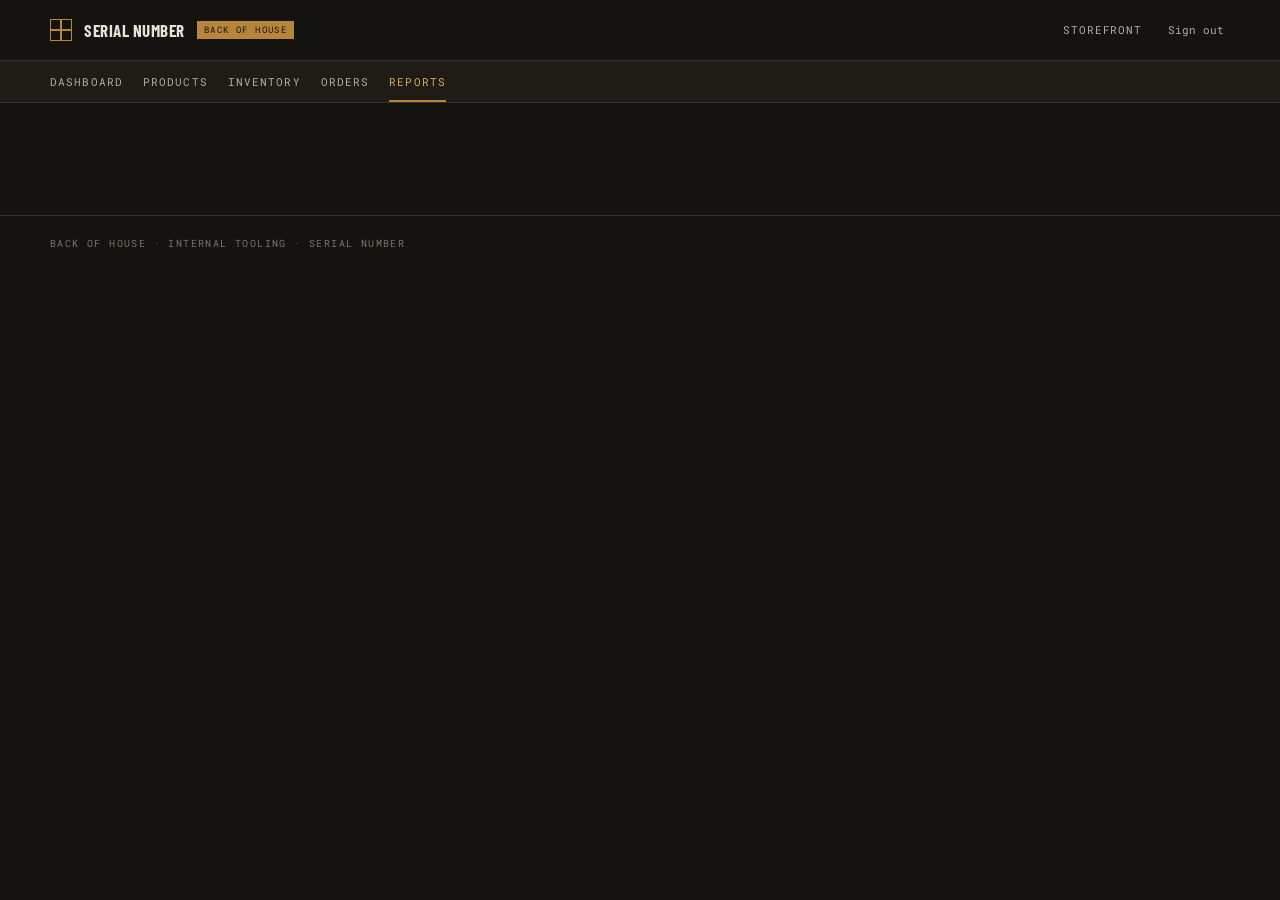
<file: src/main/resources/static/admin/reports.html>
<!DOCTYPE html>
<html lang="en">
<head>
    <meta charset="UTF-8">
    <meta name="viewport" content="width=device-width, initial-scale=1.0">
    <title>Reports — Serial Number · Back of house</title>
    <link rel="preconnect" href="https://fonts.googleapis.com">
    <link rel="preconnect" href="https://fonts.gstatic.com" crossorigin>
    <link href="https://fonts.googleapis.com/css2?family=Archivo:wght@400;500;600;700&family=Roboto+Mono:wght@400;500&family=Barlow+Condensed:wght@500;600;700&display=swap" rel="stylesheet">

    <style>
        /* ============================================================
           Serial Number — back of house · reports (internal styles)
           ============================================================ */

        :root {
            --chassis:      #151310;
            --chassis-2:    #1F1C18;
            --chassis-3:    #2A2620;
            --panel:        #E8E2D4;
            --panel-dim:    #B4AD9C;
            --panel-faint:  #7A7466;
            --brass:        #B8863A;
            --brass-lit:    #D9A94E;
            --amber:        #D4A017;
            --rule:         #34302A;
            --rule-soft:    #262320;
            --ok:           #7FA650;
            --warn:         #C9992E;
            --bad:          #96594A;
            --bad-lit:      #D98878;
            --grade-a: #7FA650;
            --grade-b: #C9992E;
            --grade-c: #C2743A;
            --grade-d: #96594A;

            --display: "Barlow Condensed", "Arial Narrow", sans-serif;
            --body:    "Archivo", system-ui, sans-serif;
            --mono:    "Roboto Mono", ui-monospace, monospace;

            --step--1: 0.8125rem;
            --step-0:  0.9375rem;
            --step-1:  1.0625rem;
            --step-2:  1.375rem;
            --step-3:  1.875rem;
            --step-4:  clamp(2.25rem, 4vw, 3rem);

            --sp-1: 0.375rem;
            --sp-2: 0.75rem;
            --sp-3: 1.25rem;
            --sp-4: 2rem;
            --sp-5: 3rem;
            --sp-6: 5rem;

            --wrap: 1220px;
        }

        *, *::before, *::after { box-sizing: border-box; }

        body {
            margin: 0;
            background: var(--chassis);
            color: var(--panel);
            font-family: var(--body);
            font-size: var(--step-0);
            line-height: 1.55;
            -webkit-font-smoothing: antialiased;
        }

        h1, h2, h3, p { margin: 0; }
        a { color: inherit; text-decoration: none; }
        button { font: inherit; color: inherit; background: none; border: 0; cursor: pointer; }

        .mono {
            font-family: var(--mono);
            font-size: 0.8em;
            letter-spacing: 0.04em;
            font-variant-numeric: tabular-nums;
        }

        .wrap { max-width: var(--wrap); margin-inline: auto; padding-inline: var(--sp-3); }

        :focus-visible { outline: 2px solid var(--brass-lit); outline-offset: 3px; }

        /* ---------- TOPBAR + NAV ---------- */

        .topbar { border-bottom: 1px solid var(--rule); }
        .topbar-inner { display: flex; align-items: center; gap: var(--sp-3); min-height: 60px; }

        .brand { display: flex; align-items: center; gap: var(--sp-2); }
        .brand-mark {
            width: 22px; height: 22px; flex: none;
            border: 1px solid var(--brass);
            background:
                    linear-gradient(var(--brass), var(--brass)) center / 100% 2px no-repeat,
                    linear-gradient(var(--brass), var(--brass)) center / 2px 100% no-repeat;
        }
        .brand-name {
            font-family: var(--display);
            font-weight: 700;
            font-size: var(--step-1);
            letter-spacing: 0.03em;
            text-transform: uppercase;
        }
        .boh-tag {
            font-family: var(--mono);
            font-size: 0.5625rem;
            letter-spacing: 0.16em;
            text-transform: uppercase;
            color: var(--chassis);
            background: var(--brass);
            padding: 2px 7px;
        }

        .topbar-side {
            margin-left: auto;
            display: flex;
            align-items: center;
            gap: var(--sp-3);
            font-family: var(--mono);
            font-size: 0.6875rem;
            letter-spacing: 0.08em;
            text-transform: uppercase;
        }
        .who { color: var(--panel-faint); }
        .top-link { color: var(--panel-dim); }
        .top-link:hover { color: var(--brass-lit); }

        .adminnav { border-bottom: 1px solid var(--rule); background: var(--chassis-2); }
        .adminnav-inner { display: flex; gap: var(--sp-3); overflow-x: auto; }
        .adminnav a {
            font-family: var(--mono);
            font-size: 0.6875rem;
            letter-spacing: 0.1em;
            text-transform: uppercase;
            color: var(--panel-dim);
            padding: var(--sp-2) 0;
            white-space: nowrap;
        }
        .adminnav a:hover { color: var(--brass-lit); }
        .adminnav a.is-active { color: var(--brass-lit); box-shadow: inset 0 -2px 0 var(--brass); }

        /* ---------- PAGE ---------- */

        .page { padding-block: var(--sp-4) var(--sp-6); }

        .eyebrow {
            font-family: var(--mono);
            color: var(--brass);
            letter-spacing: 0.18em;
            text-transform: uppercase;
            font-size: 0.6875rem;
        }

        .title {
            font-family: var(--display);
            font-size: var(--step-4);
            font-weight: 700;
            line-height: 0.95;
            text-transform: uppercase;
            margin-block: var(--sp-2) var(--sp-2);
        }

        .byline {
            font-family: var(--mono);
            font-size: 0.6875rem;
            letter-spacing: 0.1em;
            text-transform: uppercase;
            color: var(--panel-faint);
            margin-bottom: var(--sp-4);
        }

        .section-title {
            font-family: var(--display);
            font-size: var(--step-2);
            font-weight: 600;
            text-transform: uppercase;
            letter-spacing: 0.03em;
            padding-bottom: var(--sp-2);
            border-bottom: 1px solid var(--rule);
            margin-bottom: var(--sp-3);
        }

        section { margin-bottom: var(--sp-5); }

        .grid2 {
            display: grid;
            grid-template-columns: 1.1fr 0.9fr;
            gap: var(--sp-5);
            align-items: start;
        }

        /* ---------- STATS ---------- */

        .stats {
            display: grid;
            grid-template-columns: repeat(auto-fit, minmax(180px, 1fr));
            gap: 1px;
            background: var(--rule);
            border: 1px solid var(--rule);
        }

        .stat { background: var(--chassis); padding: var(--sp-3); }

        .stat-label {
            font-family: var(--mono);
            font-size: 0.625rem;
            letter-spacing: 0.14em;
            text-transform: uppercase;
            color: var(--panel-faint);
        }

        .stat-value {
            font-family: var(--mono);
            font-size: var(--step-3);
            color: var(--brass-lit);
            margin-top: var(--sp-1);
            font-variant-numeric: tabular-nums;
        }
        .stat-value.dim { color: var(--panel-dim); }
        .stat-value.bad { color: var(--bad-lit); }

        /* ---------- COLUMN CHART ---------- */

        .colchart {
            position: relative;
            display: flex;
            align-items: flex-end;
            gap: var(--sp-3);
            height: 210px;
            border-bottom: 1px solid var(--rule);
            padding-inline: var(--sp-2);
            margin-bottom: 2.2rem;
        }

        .col {
            position: relative;
            flex: 1;
            height: 100%;
            display: flex;
            flex-direction: column;
            justify-content: flex-end;
            align-items: center;
            gap: var(--sp-1);
        }

        .col-val {
            font-family: var(--mono);
            font-size: 0.625rem;
            color: var(--panel-dim);
            letter-spacing: 0.04em;
        }

        .col-bar {
            width: 100%;
            max-width: 72px;
            min-height: 2px;
            background: linear-gradient(180deg, var(--brass-lit), var(--brass));
        }

        .col-lab {
            position: absolute;
            bottom: -1.6rem;
            font-family: var(--mono);
            font-size: 0.625rem;
            letter-spacing: 0.14em;
            text-transform: uppercase;
            color: var(--panel-faint);
        }

        /* ---------- HORIZONTAL BARS ---------- */

        .hbar-row {
            display: grid;
            grid-template-columns: 8.5rem 1fr auto;
            gap: var(--sp-2);
            align-items: center;
            padding-block: 0.45rem;
            border-bottom: 1px solid var(--rule-soft);
        }
        .hbar-row:last-child { border-bottom: 0; }

        .hbar-name {
            font-family: var(--mono);
            font-size: 0.6875rem;
            letter-spacing: 0.06em;
            color: var(--panel-dim);
            white-space: nowrap;
            overflow: hidden;
            text-overflow: ellipsis;
        }

        .hbar-track { background: var(--rule-soft); height: 10px; }

        .hbar-fill {
            height: 100%;
            min-width: 2px;
            background: linear-gradient(90deg, var(--brass), var(--brass-lit));
        }
        .hbar-fill.g-a { background: var(--grade-a); }
        .hbar-fill.g-b { background: var(--grade-b); }
        .hbar-fill.g-c { background: var(--grade-c); }
        .hbar-fill.g-d { background: var(--grade-d); }

        .hbar-val {
            font-family: var(--mono);
            font-size: 0.6875rem;
            color: var(--panel-dim);
            font-variant-numeric: tabular-nums;
            white-space: nowrap;
        }

        .chart-note {
            font-family: var(--mono);
            font-size: 0.625rem;
            letter-spacing: 0.1em;
            text-transform: uppercase;
            color: var(--panel-faint);
            margin-top: var(--sp-2);
        }

        /* ---------- PANELS / FOOT ---------- */

        .btn {
            display: inline-block;
            background: var(--brass);
            color: var(--chassis);
            font-family: var(--mono);
            font-size: 0.75rem;
            letter-spacing: 0.12em;
            text-transform: uppercase;
            padding: 0.6rem var(--sp-3);
            border: 1px solid var(--brass);
            transition: background .15s;
        }
        .btn:hover { background: var(--brass-lit); }
        .btn-ghost { background: transparent; color: var(--brass-lit); }
        .btn-ghost:hover { background: var(--chassis-2); }

        .panel-msg { border: 1px dashed var(--rule); padding: var(--sp-5) var(--sp-3); text-align: center; }
        .panel-msg h2 {
            font-family: var(--display);
            font-size: var(--step-2);
            font-weight: 600;
            text-transform: uppercase;
            margin-bottom: var(--sp-2);
        }
        .panel-msg p { color: var(--panel-faint); font-size: var(--step--1); margin-bottom: var(--sp-3); }
        .panel-actions { display: flex; gap: var(--sp-2); justify-content: center; flex-wrap: wrap; }

        .foot {
            border-top: 1px solid var(--rule);
            padding-block: var(--sp-3);
            color: var(--panel-faint);
            font-family: var(--mono);
            font-size: 0.625rem;
            letter-spacing: 0.14em;
            text-transform: uppercase;
        }

        [hidden] { display: none !important; }

        @media (max-width: 900px) {
            .grid2 { grid-template-columns: 1fr; gap: var(--sp-4); }
        }

        @media (prefers-reduced-motion: reduce) {
            *, *::before, *::after { transition-duration: 0.01ms !important; }
        }
    </style>
</head>
<body>

<header class="topbar">
    <div class="wrap topbar-inner">
        <a class="brand" href="index.html">
            <span class="brand-mark" aria-hidden="true"></span>
            <span class="brand-name">Serial Number</span>
            <span class="boh-tag">Back of house</span>
        </a>
        <div class="topbar-side">
            <span class="who" id="whoami"></span>
            <a class="top-link" href="../index.html">Storefront</a>
            <button class="top-link" id="signOut">Sign out</button>
        </div>
    </div>
</header>

<nav class="adminnav" aria-label="Admin">
    <div class="wrap adminnav-inner">
        <a href="index.html">Dashboard</a>
        <a href="products.html">Products</a>
        <a href="inventory.html">Inventory</a>
        <a href="orders.html">Orders</a>
        <a href="reports.html" class="is-active" aria-current="page">Reports</a>
    </div>
</nav>

<main class="page">
    <div class="wrap">

        <div class="panel-msg" id="restricted" hidden>
            <h2>Staff only</h2>
            <p>This side of the counter needs an admin account.</p>
            <div class="panel-actions">
                <a class="btn btn-ghost" href="../index.html">Back to the floor</a>
                <button class="btn" id="switchAccount">Switch account</button>
            </div>
        </div>

        <div id="adminView" hidden>

            <p class="eyebrow">Back of house · Reports</p>
            <h1 class="title">The numbers</h1>
            <p class="byline">Revenue counts paid, shipped, and delivered orders · cancelled shows as refunded, never as sales</p>

            <section aria-labelledby="statsTitle">
                <h2 class="section-title" id="statsTitle">All time</h2>
                <div class="stats" id="statsRow"></div>
            </section>

            <div class="grid2">
                <section aria-labelledby="monthTitle">
                    <h2 class="section-title" id="monthTitle">Sales by month</h2>
                    <div class="colchart" id="monthChart"></div>
                    <p class="chart-note">Completed orders only · month of placement</p>
                </section>

                <section aria-labelledby="makerTitle">
                    <h2 class="section-title" id="makerTitle">Top makers</h2>
                    <div id="makerChart"></div>
                    <p class="chart-note">Revenue by maker, sold units</p>
                </section>
            </div>

            <div class="grid2">
                <section aria-labelledby="catTitle">
                    <h2 class="section-title" id="catTitle">Floor value by category</h2>
                    <div id="catChart"></div>
                    <p class="chart-note" id="floorTotalNote"></p>
                </section>

                <section aria-labelledby="gradeTitle">
                    <h2 class="section-title" id="gradeTitle">Floor by grade</h2>
                    <div id="gradeChart"></div>
                    <p class="chart-note">Units currently on the floor</p>
                </section>
            </div>

            <p class="chart-note" id="floorNote" hidden>
                Floor sections read the working catalog — open Products once to initialise it.
            </p>

        </div>
    </div>
</main>

<footer class="foot">
    <div class="wrap">Back of house · internal tooling · Serial Number</div>
</footer>

</body>
</html>
</file>
<file: src/main/resources/static/css/main.css>
/* ============================================================
   Serial Number — shared stylesheet
   Every page links this file. Page-specific rules go at the
   bottom under a page comment, never inline.
   ============================================================ */

/* ---------- TOKENS ---------- */

:root {
    /* Palette: 70s/80s hardware chassis, panel cream, oxidised brass */
    --chassis:      #151310;
    --chassis-2:    #1F1C18;
    --chassis-3:    #2A2620;
    --panel:        #E8E2D4;
    --panel-dim:    #B4AD9C;
    --panel-faint:  #7A7466;
    --brass:        #B8863A;
    --brass-lit:    #D9A94E;
    --amber:        #D4A017;
    --rule:         #34302A;
    --rule-soft:    #262320;

    /* Grades */
    --grade-a: #7FA650;
    --grade-b: #C9992E;
    --grade-c: #C2743A;
    --grade-d: #96594A;

    /* Type */
    --display: "Barlow Condensed", "Arial Narrow", sans-serif;
    --body:    "Archivo", system-ui, -apple-system, sans-serif;
    --mono:    "Roboto Mono", ui-monospace, "SFMono-Regular", monospace;

    /* Scale */
    --step--1: 0.8125rem;
    --step-0:  0.9375rem;
    --step-1:  1.0625rem;
    --step-2:  1.375rem;
    --step-3:  1.875rem;
    --step-4:  clamp(2.25rem, 4vw, 3.25rem);
    --step-5:  clamp(3rem, 8vw, 6rem);

    /* Space */
    --sp-1: 0.375rem;
    --sp-2: 0.75rem;
    --sp-3: 1.25rem;
    --sp-4: 2rem;
    --sp-5: 3rem;
    --sp-6: 5rem;
    --sp-7: 7rem;

    --wrap: 1220px;
}

/* ---------- RESET ---------- */

*, *::before, *::after { box-sizing: border-box; }

html { -webkit-text-size-adjust: 100%; }

body {
    margin: 0;
    background: var(--chassis);
    color: var(--panel);
    font-family: var(--body);
    font-size: var(--step-0);
    line-height: 1.6;
    -webkit-font-smoothing: antialiased;
}

h1, h2, h3, p, dl, dd, figure, ol, ul { margin: 0; }
ol, ul { padding: 0; list-style: none; }

img { max-width: 100%; display: block; }

a { color: inherit; text-decoration: none; }

button { font: inherit; color: inherit; background: none; border: 0; cursor: pointer; }

.mono {
    font-family: var(--mono);
    font-size: 0.8em;
    letter-spacing: 0.04em;
    font-variant-numeric: tabular-nums;
}

.wrap {
    width: 100%;
    max-width: var(--wrap);
    margin-inline: auto;
    padding-inline: var(--sp-3);
}

.skip-link {
    position: absolute;
    left: -9999px;
    top: 0;
    background: var(--brass);
    color: var(--chassis);
    padding: var(--sp-2) var(--sp-3);
    z-index: 100;
}
.skip-link:focus { left: 0; }

:focus-visible {
    outline: 2px solid var(--brass-lit);
    outline-offset: 3px;
}

/* ---------- HEADER ---------- */

.site-header {
    position: sticky;
    top: 0;
    z-index: 50;
    background: rgba(21, 19, 16, 0.94);
    backdrop-filter: blur(8px);
    border-bottom: 1px solid var(--rule);
}

.header-inner {
    display: flex;
    align-items: center;
    gap: var(--sp-4);
    min-height: 72px;
}

.brand { display: flex; align-items: center; gap: var(--sp-2); }

.brand-mark {
    width: 26px;
    height: 26px;
    flex: none;
    background:
            linear-gradient(var(--brass), var(--brass)) center / 100% 2px no-repeat,
            linear-gradient(var(--brass), var(--brass)) center / 2px 100% no-repeat;
    border: 1px solid var(--brass);
}

.brand-text { display: flex; flex-direction: column; line-height: 1.15; }

.brand-name {
    font-family: var(--display);
    font-weight: 700;
    font-size: var(--step-2);
    letter-spacing: 0.02em;
    text-transform: uppercase;
}

.brand-sub {
    font-family: var(--mono);
    font-size: 0.5625rem;
    letter-spacing: 0.14em;
    text-transform: uppercase;
    color: var(--panel-faint);
}

.site-nav {
    display: flex;
    gap: var(--sp-3);
    margin-left: auto;
    font-family: var(--mono);
    font-size: 0.75rem;
    letter-spacing: 0.08em;
    text-transform: uppercase;
}

.site-nav a { color: var(--panel-dim); padding-block: var(--sp-1); }
.site-nav a:hover { color: var(--brass-lit); }

.header-actions {
    display: flex;
    align-items: center;
    gap: var(--sp-3);
    font-family: var(--mono);
    font-size: 0.75rem;
    letter-spacing: 0.08em;
    text-transform: uppercase;
}

.link-quiet { color: var(--panel-dim); }
.link-quiet:hover { color: var(--panel); }

.cart-btn {
    display: inline-flex;
    align-items: center;
    gap: var(--sp-2);
    border: 1px solid var(--rule);
    padding: var(--sp-1) var(--sp-2);
    color: var(--panel);
}
.cart-btn:hover { border-color: var(--brass); }

.cart-count {
    min-width: 1.35em;
    text-align: center;
    background: var(--brass);
    color: var(--chassis);
    font-weight: 500;
    padding: 0 0.25em;
}

.menu-toggle {
    display: none;
    margin-left: auto;
    width: 34px;
    height: 34px;
    flex-direction: column;
    justify-content: center;
    gap: 5px;
    padding: 0 4px;
}
.menu-toggle span {
    display: block;
    height: 1.5px;
    background: var(--panel);
    transition: transform .2s, opacity .2s;
}
.menu-toggle.is-open span:nth-child(1) { transform: translateY(6.5px) rotate(45deg); }
.menu-toggle.is-open span:nth-child(2) { opacity: 0; }
.menu-toggle.is-open span:nth-child(3) { transform: translateY(-6.5px) rotate(-45deg); }

.mobile-nav {
    display: flex;
    flex-direction: column;
    border-top: 1px solid var(--rule);
    font-family: var(--mono);
    font-size: 0.8125rem;
    letter-spacing: 0.08em;
    text-transform: uppercase;
}
.mobile-nav a {
    padding: var(--sp-3);
    border-bottom: 1px solid var(--rule-soft);
    color: var(--panel-dim);
}

/* `hidden` alone loses to `display: flex` above, so restate it. */
.mobile-nav[hidden] { display: none; }

/* Desktop never shows the stacked nav, even if it was toggled open
   at a narrow width and the window was then widened. */
@media (min-width: 901px) {
    .mobile-nav { display: none !important; }
}

/* ---------- PANEL GRAPHIC ---------- */

.panel {
    --hue: 30;
    position: relative;
    background: var(--chassis-2);
    border: 1px solid var(--rule);
    padding: 0;
    overflow: hidden;
}

.panel-face {
    position: relative;
    background:
            repeating-linear-gradient(
                    180deg,
                    hsl(var(--hue) 6% 16%) 0 2px,
                    hsl(var(--hue) 6% 15%) 2px 4px
            );
    padding: var(--sp-3);
    min-height: 128px;
    display: flex;
    flex-direction: column;
    gap: var(--sp-3);
}

.panel-big .panel-face { min-height: 300px; padding: var(--sp-4); gap: var(--sp-4); }

.panel-wood .panel-face {
    border-left: 10px solid hsl(24 32% 22%);
    border-right: 10px solid hsl(24 32% 22%);
}

.panel-brand {
    color: hsl(var(--hue) 12% 62%);
    font-size: 0.5625rem;
    letter-spacing: 0.22em;
    text-transform: uppercase;
}
.panel-big .panel-brand { font-size: 0.75rem; }

.faders {
    display: flex;
    gap: var(--sp-2);
    align-items: flex-end;
    height: 42px;
}
.panel-big .faders { height: 92px; gap: var(--sp-3); }

.fader {
    --pos: 50%;
    position: relative;
    width: 5px;
    height: 100%;
    background: hsl(var(--hue) 8% 10%);
    border: 1px solid hsl(var(--hue) 8% 22%);
}
.fader::after {
    content: "";
    position: absolute;
    left: -4px;
    right: -4px;
    bottom: var(--pos);
    height: 7px;
    background: linear-gradient(hsl(var(--hue) 10% 48%), hsl(var(--hue) 10% 32%));
}

.knobs { display: flex; gap: var(--sp-2); }

.knob {
    --rot: 0deg;
    position: relative;
    width: 22px;
    height: 22px;
    border-radius: 50%;
    background: radial-gradient(circle at 34% 30%, hsl(var(--hue) 8% 34%), hsl(var(--hue) 8% 17%));
    border: 1px solid hsl(var(--hue) 8% 26%);
}
.panel-big .knob { width: 32px; height: 32px; }
.knob::after {
    content: "";
    position: absolute;
    inset: 0;
    transform: rotate(var(--rot));
}
.knob::before {
    content: "";
    position: absolute;
    left: 50%;
    top: 3px;
    width: 1.5px;
    height: 38%;
    background: var(--panel-dim);
    transform-origin: bottom center;
    transform: translateX(-50%) rotate(var(--rot));
}

.panel-lamp {
    position: absolute;
    top: var(--sp-3);
    right: var(--sp-3);
    width: 7px;
    height: 7px;
    border-radius: 50%;
    background: var(--amber);
    box-shadow: 0 0 8px 1px hsl(45 80% 50% / 0.55);
}

.keybed {
    display: flex;
    height: 34px;
    background: hsl(var(--hue) 6% 10%);
    border-top: 1px solid var(--rule);
}
.panel-big .keybed { height: 62px; }

.key {
    flex: 1;
    background: hsl(42 18% 84%);
    border-right: 1px solid hsl(var(--hue) 8% 12%);
}
.key-black { background: hsl(var(--hue) 8% 12%); }

/* ---------- HERO PLATE ---------- */

.plate { padding-block: var(--sp-5) var(--sp-6); }

.plate-eyebrow {
    display: flex;
    align-items: center;
    gap: var(--sp-3);
    font-family: var(--mono);
    font-size: 0.6875rem;
    letter-spacing: 0.2em;
    text-transform: uppercase;
    color: var(--panel-faint);
    margin-bottom: var(--sp-4);
}
.plate-eyebrow .rule { flex: 1; height: 1px; background: var(--rule); }

.plate-grid {
    display: grid;
    grid-template-columns: 1.15fr 1fr;
    gap: var(--sp-5);
    align-items: start;
}

.plate-art { margin: 0; }

.plate-maker {
    color: var(--brass-lit);
    letter-spacing: 0.16em;
    text-transform: uppercase;
    font-size: 0.6875rem;
}

.plate-title {
    font-family: var(--display);
    font-size: var(--step-5);
    font-weight: 700;
    line-height: 0.92;
    letter-spacing: -0.01em;
    text-transform: uppercase;
    margin-block: var(--sp-2) var(--sp-3);
}

.plate-blurb {
    color: var(--panel-dim);
    max-width: 46ch;
    margin-bottom: var(--sp-4);
}

/* spec sheet — the signature element */
.spec-sheet {
    border-top: 1px solid var(--brass);
    border-bottom: 1px solid var(--rule);
}

.spec-row {
    display: grid;
    grid-template-columns: 8.5rem 1fr;
    gap: var(--sp-3);
    padding-block: 0.5rem;
    border-bottom: 1px solid var(--rule-soft);
}
.spec-row:last-child { border-bottom: 0; }

.spec-row dt {
    color: var(--panel-faint);
    letter-spacing: 0.14em;
    text-transform: uppercase;
    font-size: 0.625rem;
}
.spec-row dd { margin: 0; color: var(--panel); }

.spec-row-lead dd { color: var(--brass-lit); }

.plate-buy {
    display: flex;
    align-items: center;
    gap: var(--sp-3);
    flex-wrap: wrap;
    margin-top: var(--sp-4);
}

.plate-price {
    font-size: var(--step-3);
    font-family: var(--mono);
    letter-spacing: 0;
}

.btn {
    display: inline-block;
    background: var(--brass);
    color: var(--chassis);
    font-family: var(--mono);
    font-size: 0.75rem;
    letter-spacing: 0.12em;
    text-transform: uppercase;
    padding: 0.75rem var(--sp-3);
    border: 1px solid var(--brass);
    transition: background .15s, color .15s;
}
.btn:hover { background: var(--brass-lit); }

.stock-flag {
    color: var(--panel-faint);
    letter-spacing: 0.12em;
    text-transform: uppercase;
    font-size: 0.625rem;
}

/* ---------- SECTION HEADS ---------- */

.section-head {
    display: grid;
    grid-template-columns: auto 1fr auto;
    align-items: baseline;
    gap: var(--sp-3);
    padding-bottom: var(--sp-3);
    border-bottom: 1px solid var(--rule);
    margin-bottom: var(--sp-4);
}

.section-head h2 {
    font-family: var(--display);
    font-size: var(--step-3);
    font-weight: 600;
    letter-spacing: 0.02em;
    text-transform: uppercase;
}

.section-note {
    color: var(--panel-faint);
    font-size: var(--step--1);
}

.section-link {
    font-family: var(--mono);
    font-size: 0.6875rem;
    letter-spacing: 0.12em;
    text-transform: uppercase;
    color: var(--brass-lit);
    white-space: nowrap;
}
.section-link:hover { text-decoration: underline; }

/* ---------- STOCK CARDS ---------- */

.ledger { padding-block: var(--sp-5); }

.card-grid {
    display: grid;
    grid-template-columns: repeat(auto-fill, minmax(260px, 1fr));
    gap: 1px;
    background: var(--rule);
    border: 1px solid var(--rule);
}

.card { background: var(--chassis); }

.card-link { display: block; height: 100%; transition: background .15s; }
.card-link:hover { background: var(--chassis-2); }
.card-link:hover .panel-lamp { box-shadow: 0 0 12px 2px hsl(45 85% 55% / .8); }

.card-art { padding: var(--sp-3) var(--sp-3) 0; }

.card-body { padding: var(--sp-3); }

.card-meta {
    color: var(--panel-faint);
    letter-spacing: 0.14em;
    text-transform: uppercase;
    font-size: 0.625rem;
}

.card-title {
    font-family: var(--display);
    font-size: var(--step-2);
    font-weight: 600;
    text-transform: uppercase;
    letter-spacing: 0.01em;
    margin-block: 0.15rem 0.2rem;
}

.card-serial { color: var(--panel-faint); font-size: 0.6875rem; }

.card-foot {
    display: flex;
    align-items: center;
    justify-content: space-between;
    margin-top: var(--sp-3);
    padding-top: var(--sp-2);
    border-top: 1px solid var(--rule-soft);
}

.card-price { font-size: var(--step-1); letter-spacing: 0; }

/* ---------- GRADE CHIP ---------- */

.grade {
    display: inline-grid;
    place-items: center;
    width: 1.6rem;
    height: 1.6rem;
    font-family: var(--mono);
    font-size: 0.75rem;
    font-weight: 500;
    color: var(--chassis);
    background: var(--panel-dim);
}
.grade-a { background: var(--grade-a); }
.grade-b { background: var(--grade-b); }
.grade-c { background: var(--grade-c); }
.grade-d { background: var(--grade-d); }

/* ---------- INTAKE ---------- */

.intake { padding-block: var(--sp-5); }

.intake-steps {
    display: grid;
    grid-template-columns: repeat(auto-fit, minmax(190px, 1fr));
    gap: 0;
    border-left: 1px solid var(--rule);
}

.step {
    padding: var(--sp-3);
    border-right: 1px solid var(--rule);
    border-block: 1px solid var(--rule);
}

.step-num {
    display: block;
    color: var(--brass);
    font-size: 0.6875rem;
    letter-spacing: 0.16em;
    margin-bottom: var(--sp-2);
}

.step-title {
    font-family: var(--display);
    font-size: var(--step-1);
    font-weight: 600;
    text-transform: uppercase;
    letter-spacing: 0.04em;
    margin-bottom: 0.35rem;
}

.step-desc { color: var(--panel-dim); font-size: var(--step--1); }

/* ---------- GRADES ---------- */

.grades { padding-block: var(--sp-5) var(--sp-6); }

.grade-table { border-top: 1px solid var(--rule); }

.grade-row {
    display: grid;
    grid-template-columns: 2.5rem 12rem 1fr;
    gap: var(--sp-3);
    align-items: start;
    padding-block: var(--sp-3);
    border-bottom: 1px solid var(--rule);
}

.grade-label {
    font-family: var(--display);
    font-size: var(--step-1);
    font-weight: 600;
    text-transform: uppercase;
    letter-spacing: 0.03em;
}

.grade-desc { color: var(--panel-dim); font-size: var(--step--1); }

/* ---------- FOOTER ---------- */

.site-footer {
    border-top: 1px solid var(--rule);
    background: var(--chassis-2);
    padding-top: var(--sp-5);
}

.footer-inner {
    display: grid;
    grid-template-columns: 1fr 2fr;
    gap: var(--sp-5);
    padding-bottom: var(--sp-5);
}

.footer-brand { display: flex; gap: var(--sp-2); }

.footer-blurb {
    color: var(--panel-faint);
    font-size: var(--step--1);
    max-width: 30ch;
    margin-top: 0.35rem;
}

.footer-cols {
    display: grid;
    grid-template-columns: repeat(3, 1fr);
    gap: var(--sp-4);
}

.footer-cols h3 {
    font-family: var(--mono);
    font-size: 0.625rem;
    font-weight: 500;
    letter-spacing: 0.16em;
    text-transform: uppercase;
    color: var(--brass);
    margin-bottom: var(--sp-2);
}

.footer-cols a {
    display: block;
    color: var(--panel-dim);
    font-size: var(--step--1);
    padding-block: 0.2rem;
}
.footer-cols a:hover { color: var(--panel); }

.footer-base {
    display: flex;
    justify-content: space-between;
    gap: var(--sp-3);
    padding-block: var(--sp-3);
    border-top: 1px solid var(--rule);
    color: var(--panel-faint);
    font-size: var(--step--1);
    flex-wrap: wrap;
}

/* ---------- RESPONSIVE ---------- */

@media (max-width: 900px) {
    .site-nav, .header-actions { display: none; }
    .menu-toggle { display: flex; }

    .plate-grid { grid-template-columns: 1fr; gap: var(--sp-4); }

    .section-head {
        grid-template-columns: 1fr;
        gap: var(--sp-1);
    }

    .footer-inner { grid-template-columns: 1fr; gap: var(--sp-4); }
}

@media (max-width: 620px) {
    .grade-row { grid-template-columns: 2.5rem 1fr; }
    .grade-desc { grid-column: 2; }
    .footer-cols { grid-template-columns: 1fr 1fr; }
    .spec-row { grid-template-columns: 7rem 1fr; }
}

/* ---------- MOTION ---------- */

@media (prefers-reduced-motion: reduce) {
    *, *::before, *::after {
        animation-duration: 0.01ms !important;
        transition-duration: 0.01ms !important;
    }
}

/* ============================================================
   AUTH PAGES  (signup.html, login.html)
   ============================================================ */

.auth { padding-block: var(--sp-5) var(--sp-6); }

.auth-wrap {
    display: grid;
    grid-template-columns: minmax(0, 1fr) 20rem;
    gap: var(--sp-6);
    align-items: start;
}

.auth-form-side { max-width: 34rem; }

.auth-eyebrow {
    color: var(--brass);
    letter-spacing: 0.18em;
    text-transform: uppercase;
    font-size: 0.6875rem;
}

.auth-title {
    font-family: var(--display);
    font-size: var(--step-4);
    font-weight: 700;
    line-height: 0.95;
    letter-spacing: 0.01em;
    text-transform: uppercase;
    margin-block: var(--sp-2) var(--sp-3);
}

.auth-lede {
    color: var(--panel-dim);
    max-width: 44ch;
    margin-bottom: var(--sp-4);
}

/* ---------- FORM-LEVEL MESSAGE ---------- */

.form-note {
    padding: var(--sp-2) var(--sp-3);
    border-left: 3px solid var(--brass);
    background: var(--chassis-2);
    font-size: var(--step--1);
    margin-bottom: var(--sp-3);
}
.form-note-error { border-left-color: var(--grade-d); }
.form-note-ok    { border-left-color: var(--grade-a); }
.form-note[hidden] { display: none; }

/* ---------- FIELDS ---------- */

.field-set {
    border-top: 1px solid var(--brass);
    padding-top: var(--sp-3);
}

.field { margin-bottom: var(--sp-4); }

.field-label {
    display: flex;
    align-items: baseline;
    gap: var(--sp-2);
    color: var(--panel-dim);
    letter-spacing: 0.14em;
    text-transform: uppercase;
    font-size: 0.6875rem;
    margin-bottom: var(--sp-2);
}

.field-index {
    color: var(--brass);
    font-variant-numeric: tabular-nums;
}

.field-input {
    width: 100%;
    background: var(--chassis-2);
    border: 1px solid var(--rule);
    border-radius: 0;
    color: var(--panel);
    font-family: var(--body);
    font-size: var(--step-0);
    padding: 0.7rem var(--sp-2);
    transition: border-color .15s, background .15s;
}
.field-input::placeholder { color: var(--panel-faint); }
.field-input:hover  { border-color: var(--rule); background: var(--chassis-3); }
.field-input:focus  { outline: none; border-color: var(--brass); background: var(--chassis-3); }
.field-input.is-invalid { border-color: var(--grade-d); }

.field-with-action { display: flex; }
.field-with-action .field-input { border-right: 0; }

.field-action {
    flex: none;
    padding-inline: var(--sp-3);
    border: 1px solid var(--rule);
    background: var(--chassis-2);
    color: var(--panel-dim);
    letter-spacing: 0.12em;
    text-transform: uppercase;
    font-size: 0.6875rem;
    transition: color .15s, border-color .15s;
}
.field-action:hover { color: var(--brass-lit); }

.field-help {
    color: var(--panel-faint);
    font-size: var(--step--1);
    margin-top: 0.4rem;
}

.field-error {
    color: #D98878;
    font-size: var(--step--1);
    margin-top: 0.4rem;
}
.field-error[hidden] { display: none; }

/* ---------- STRENGTH METER ---------- */

.meter {
    display: flex;
    align-items: center;
    gap: var(--sp-2);
    margin-top: var(--sp-2);
}
.meter[hidden] { display: none; }

.meter-track {
    flex: 1;
    height: 3px;
    background: var(--rule);
}

.meter-fill {
    display: block;
    height: 100%;
    width: 0;
    background: var(--grade-d);
    transition: width .2s ease, background .2s ease;
}
.meter-fill[data-tier="weak"]   { background: var(--grade-d); }
.meter-fill[data-tier="ok"]     { background: var(--grade-b); }
.meter-fill[data-tier="strong"] { background: var(--grade-a); }

.meter-label {
    color: var(--panel-faint);
    letter-spacing: 0.12em;
    text-transform: uppercase;
    font-size: 0.625rem;
    min-width: 5rem;
}

/* ---------- SUBMIT + ALT LINK ---------- */

.btn-block {
    display: block;
    width: 100%;
    text-align: center;
    cursor: pointer;
}
.btn-block:disabled { opacity: .55; cursor: default; }

.auth-alt {
    color: var(--panel-faint);
    font-size: var(--step--1);
    margin-top: var(--sp-3);
}
.auth-alt a { color: var(--brass-lit); }
.auth-alt a:hover { text-decoration: underline; }

/* ---------- ASIDE ---------- */

.auth-aside {
    border-left: 1px solid var(--rule);
    padding-left: var(--sp-4);
}

.auth-aside-title {
    font-family: var(--display);
    font-size: var(--step-1);
    font-weight: 600;
    letter-spacing: 0.04em;
    text-transform: uppercase;
    margin-bottom: var(--sp-3);
}

.auth-aside-note {
    color: var(--panel-faint);
    font-size: var(--step--1);
    margin-top: var(--sp-3);
}

@media (max-width: 900px) {
    .auth-wrap { grid-template-columns: 1fr; gap: var(--sp-5); }
    .auth-aside {
        border-left: 0;
        border-top: 1px solid var(--rule);
        padding-left: 0;
        padding-top: var(--sp-4);
    }
}

/* ---------- LOGIN: REMEMBER ROW ---------- */

.field-row {
    display: flex;
    align-items: center;
    justify-content: space-between;
    gap: var(--sp-3);
    flex-wrap: wrap;
    margin-bottom: var(--sp-4);
}

.checkbox {
    display: inline-flex;
    align-items: center;
    gap: var(--sp-2);
    cursor: pointer;
    user-select: none;
}

/* The real input stays in the DOM for keyboard and assistive tech;
   it's just visually replaced by the square below. */
.checkbox input {
    position: absolute;
    opacity: 0;
    width: 0;
    height: 0;
}

.checkbox-box {
    position: relative;
    width: 15px;
    height: 15px;
    flex: none;
    border: 1px solid var(--rule);
    background: var(--chassis-2);
    transition: border-color .15s, background .15s;
}

.checkbox:hover .checkbox-box { border-color: var(--brass); }

.checkbox input:checked + .checkbox-box {
    background: var(--brass);
    border-color: var(--brass);
}

.checkbox input:checked + .checkbox-box::after {
    content: "";
    position: absolute;
    left: 4px;
    top: 1px;
    width: 4px;
    height: 8px;
    border: solid var(--chassis);
    border-width: 0 1.5px 1.5px 0;
    transform: rotate(45deg);
}

.checkbox input:focus-visible + .checkbox-box {
    outline: 2px solid var(--brass-lit);
    outline-offset: 2px;
}

.checkbox-text {
    color: var(--panel-dim);
    font-size: var(--step--1);
}

.field-link {
    color: var(--panel-faint);
    letter-spacing: 0.1em;
    text-transform: uppercase;
    font-size: 0.625rem;
}
.field-link:hover { color: var(--brass-lit); }

.form-note-info { border-left-color: var(--panel-faint); }

/* Forgot-password link sits under the password field, right-aligned. */
.field-help-right { text-align: right; }
.field-help-right a { color: var(--panel-dim); }
.field-help-right a:hover { color: var(--brass-lit); text-decoration: underline; }

/* ============================================================
   LOGIN EXTRAS — remember-me row and custom checkbox
   ============================================================ */

.field-row {
    display: flex;
    align-items: center;
    justify-content: space-between;
    gap: var(--sp-3);
    margin-bottom: var(--sp-4);
}

.check {
    display: inline-flex;
    align-items: center;
    gap: var(--sp-2);
    cursor: pointer;
    user-select: none;
}

/* Real input stays in the page for keyboard + screen readers,
   just visually collapsed. */
.check input {
    position: absolute;
    opacity: 0;
    width: 1px;
    height: 1px;
}

.check-box {
    width: 16px;
    height: 16px;
    flex: none;
    border: 1px solid var(--rule);
    background: var(--chassis-2);
    display: inline-grid;
    place-items: center;
    transition: border-color .15s, background .15s;
}

.check input:checked + .check-box {
    border-color: var(--brass);
    background: var(--brass);
}

.check input:checked + .check-box::after {
    content: "";
    width: 8px;
    height: 4px;
    border-left: 2px solid var(--chassis);
    border-bottom: 2px solid var(--chassis);
    transform: translateY(-1px) rotate(-45deg);
}

.check input:focus-visible + .check-box {
    outline: 2px solid var(--brass-lit);
    outline-offset: 2px;
}

.check-text {
    color: var(--panel-dim);
    font-size: var(--step--1);
}

.field-aside-link {
    color: var(--panel-faint);
    font-size: 0.6875rem;
    letter-spacing: 0.12em;
    text-transform: uppercase;
}
.field-aside-link:hover { color: var(--brass-lit); }

/* ============================================================
   CATALOG PAGE  (products.html)
   ============================================================ */

.catalog { padding-block: var(--sp-4) var(--sp-6); }

.page-eyebrow {
    color: var(--brass);
    letter-spacing: 0.18em;
    text-transform: uppercase;
    font-size: 0.6875rem;
}

.page-title {
    font-family: var(--display);
    font-size: var(--step-4);
    font-weight: 700;
    line-height: 0.95;
    letter-spacing: 0.01em;
    text-transform: uppercase;
    margin-block: var(--sp-2) var(--sp-2);
}

.page-lede {
    color: var(--panel-dim);
    max-width: 52ch;
    margin-bottom: var(--sp-4);
}

/* ---------- TOOLBAR ---------- */

.toolbar {
    display: grid;
    gap: var(--sp-3);
    border-block: 1px solid var(--rule);
    padding-block: var(--sp-3);
    margin-bottom: var(--sp-3);
}

.toolbar-row {
    display: flex;
    flex-wrap: wrap;
    gap: var(--sp-3);
    align-items: center;
    justify-content: space-between;
}

.toolbar-search {
    flex: 1 1 240px;
    max-width: 420px;
    width: auto;
    padding-block: 0.55rem;
}

.toolbar-select {
    appearance: none;
    -webkit-appearance: none;
    background-color: var(--chassis-2);
    background-image: url("data:image/svg+xml,%3Csvg xmlns='http://www.w3.org/2000/svg' width='8' height='5'%3E%3Cpath d='M0 0l4 5 4-5z' fill='%23B4AD9C'/%3E%3C/svg%3E");
    background-repeat: no-repeat;
    background-position: right 0.65rem center;
    border: 1px solid var(--rule);
    border-radius: 0;
    color: var(--panel);
    font-family: var(--mono);
    font-size: 0.6875rem;
    letter-spacing: 0.08em;
    text-transform: uppercase;
    padding: 0.6rem 2rem 0.6rem var(--sp-2);
    cursor: pointer;
    transition: border-color .15s;
}
.toolbar-select:hover { border-color: var(--brass); }
.toolbar-select:focus { outline: none; border-color: var(--brass); }

/* ---------- CATEGORY TABS ---------- */

.filter-tabs {
    display: flex;
    gap: 1px;
    background: var(--rule);
    border: 1px solid var(--rule);
}

.filter-tab {
    background: var(--chassis);
    color: var(--panel-dim);
    font-family: var(--mono);
    font-size: 0.6875rem;
    letter-spacing: 0.08em;
    text-transform: uppercase;
    padding: 0.55rem var(--sp-2);
    transition: color .15s, background .15s;
}
.filter-tab:hover { color: var(--brass-lit); }
.filter-tab.is-active {
    background: var(--chassis-2);
    color: var(--brass-lit);
    box-shadow: inset 0 -2px 0 var(--brass);
}

/* ---------- GRADE TOGGLES ---------- */

.grade-filter {
    display: flex;
    align-items: center;
    gap: var(--sp-2);
}

.grade-filter-label {
    color: var(--panel-faint);
    font-size: 0.625rem;
    letter-spacing: 0.14em;
    text-transform: uppercase;
}

.grade-toggle {
    padding: 2px;
    border: 1px solid transparent;
    opacity: 0.4;
    transition: opacity .15s, border-color .15s;
}
.grade-toggle:hover { opacity: 0.75; }
.grade-toggle.is-active {
    opacity: 1;
    border-color: var(--brass);
}

/* ---------- RESULT LINE ---------- */

.result-line {
    display: flex;
    justify-content: space-between;
    gap: var(--sp-3);
    color: var(--panel-faint);
    font-size: 0.6875rem;
    letter-spacing: 0.1em;
    text-transform: uppercase;
    margin-bottom: var(--sp-3);
}

/* Sticky header clearance when pagination scrolls back to the grid. */
.card-grid { scroll-margin-top: 92px; }

/* ---------- EMPTY STATE ---------- */

.empty {
    border: 1px dashed var(--rule);
    padding: var(--sp-5) var(--sp-3);
    text-align: center;
}
.empty[hidden] { display: none; }

.empty-title {
    font-family: var(--display);
    font-size: var(--step-2);
    font-weight: 600;
    text-transform: uppercase;
    letter-spacing: 0.03em;
    margin-bottom: var(--sp-2);
}

.empty-note {
    color: var(--panel-faint);
    font-size: var(--step--1);
    margin-bottom: var(--sp-3);
}

/* ---------- PAGER ---------- */

.pager {
    display: flex;
    gap: 1px;
    background: var(--rule);
    border: 1px solid var(--rule);
    width: max-content;
    margin: var(--sp-4) auto 0;
}
.pager[hidden] { display: none; }

.pager-btn,
.pager-num {
    background: var(--chassis);
    color: var(--panel-dim);
    font-family: var(--mono);
    font-size: 0.6875rem;
    letter-spacing: 0.08em;
    text-transform: uppercase;
    padding: 0.55rem var(--sp-3);
    min-width: 2.6rem;
    transition: color .15s, background .15s;
}
.pager-btn:hover:not(:disabled),
.pager-num:hover:not(.is-current) { color: var(--brass-lit); }

.pager-btn:disabled { opacity: 0.35; cursor: default; }

.pager-num.is-current {
    background: var(--brass);
    color: var(--chassis);
}

/* ---------- ACTIVE NAV LINK ---------- */

.site-nav a.is-active,
.mobile-nav a.is-active { color: var(--brass-lit); }

/* ============================================================
   UNIT DETAIL PAGE  (product.html)
   ============================================================ */

.product { padding-block: var(--sp-4) var(--sp-6); }

/* ---------- BREADCRUMB ---------- */

.breadcrumb {
    font-family: var(--mono);
    font-size: 0.6875rem;
    letter-spacing: 0.1em;
    text-transform: uppercase;
    color: var(--panel-faint);
    margin-bottom: var(--sp-4);
}
.breadcrumb[hidden] { display: none; }

.breadcrumb ol {
    display: flex;
    flex-wrap: wrap;
    gap: var(--sp-2);
}

.breadcrumb li + li::before {
    content: "/";
    margin-right: var(--sp-2);
    color: var(--panel-faint);
}

.breadcrumb a:hover { color: var(--brass-lit); }
.breadcrumb [aria-current] { color: var(--panel-dim); }

/* ---------- GHOST BUTTON (in-cart state) ---------- */

.btn-ghost {
    background: transparent;
    color: var(--brass-lit);
}
.btn-ghost:hover { background: var(--chassis-2); }

/* ---------- DETAIL COLUMNS ---------- */

.detail {
    display: grid;
    grid-template-columns: 1.2fr 0.8fr;
    gap: var(--sp-5);
    border-top: 1px solid var(--rule);
    margin-top: var(--sp-6);
    padding-top: var(--sp-5);
}

.block + .block { margin-top: var(--sp-5); }

.block-title {
    font-family: var(--display);
    font-size: var(--step-1);
    font-weight: 600;
    letter-spacing: 0.04em;
    text-transform: uppercase;
    margin-bottom: var(--sp-3);
    padding-bottom: var(--sp-2);
    border-bottom: 1px solid var(--rule);
}

/* ---------- BENCH NOTES ---------- */

.bench-row {
    display: grid;
    grid-template-columns: 6.5rem 1fr;
    gap: var(--sp-3);
    padding-block: var(--sp-2);
    border-bottom: 1px solid var(--rule-soft);
    font-size: var(--step--1);
}

.bench-date { color: var(--brass); }
.bench-note { color: var(--panel-dim); }

/* ---------- INCLUDES ---------- */

.ticklist li {
    display: flex;
    gap: var(--sp-2);
    padding-block: var(--sp-2);
    border-bottom: 1px solid var(--rule-soft);
    color: var(--panel-dim);
    font-size: var(--step--1);
}
.ticklist li::before { content: "·"; color: var(--brass); }

/* ---------- CONDITION ---------- */

.condition {
    display: flex;
    align-items: flex-start;
    gap: var(--sp-2);
    color: var(--panel-dim);
    font-size: var(--step--1);
}

/* ---------- RELATED ---------- */

.related { padding-top: var(--sp-6); }

@media (max-width: 900px) {
    .detail { grid-template-columns: 1fr; gap: var(--sp-4); }
}

/* ============================================================
   ORDERS PAGE  (orders.html)
   ============================================================ */

.orders { padding-block: var(--sp-4) var(--sp-6); }

/* ---------- ACCOUNT STRIP ---------- */

.account-strip {
    display: flex;
    align-items: center;
    justify-content: space-between;
    gap: var(--sp-3);
    border: 1px solid var(--rule);
    padding: var(--sp-2) var(--sp-3);
    margin-bottom: var(--sp-4);
    font-family: var(--mono);
    font-size: 0.6875rem;
    letter-spacing: 0.1em;
    text-transform: uppercase;
    color: var(--panel-faint);
}

.strip-link {
    font-family: var(--mono);
    font-size: 0.6875rem;
    letter-spacing: 0.1em;
    text-transform: uppercase;
    color: var(--brass-lit);
}
.strip-link:hover { text-decoration: underline; }

/* ---------- ORDER CARD ---------- */

.order-card {
    border: 1px solid var(--rule);
    margin-bottom: var(--sp-4);
}

.order-head {
    display: flex;
    align-items: baseline;
    flex-wrap: wrap;
    gap: var(--sp-3);
    padding: var(--sp-3);
    border-bottom: 1px solid var(--rule-soft);
}

.order-id {
    font-size: 0.8125rem;
    font-weight: 500;
    color: var(--brass-lit);
    letter-spacing: 0.08em;
}

.order-date { color: var(--panel-faint); font-size: 0.6875rem; }

.order-total { margin-left: auto; font-size: var(--step-1); }

/* ---------- STATUS CHIP ---------- */

.status {
    font-family: var(--mono);
    font-size: 0.625rem;
    letter-spacing: 0.12em;
    text-transform: uppercase;
    padding: 2px 8px;
    border: 1px solid var(--rule);
    color: var(--panel-dim);
}
.status-paid      { border-color: var(--brass);   color: var(--brass-lit); }
.status-shipped   { border-color: var(--amber);   color: var(--amber); }
.status-delivered { border-color: var(--grade-a); color: var(--grade-a); }
.status-cancelled { border-color: var(--grade-d); color: #D98878; }

/* ---------- TIMELINE ---------- */

.order-body {
    padding: var(--sp-3);
    display: grid;
    gap: var(--sp-3);
}

.timeline { display: flex; }

.tl-step {
    flex: 1;
    position: relative;
    display: flex;
    flex-direction: column;
    align-items: center;
    gap: 4px;
    text-align: center;
}

/* Connector line: belongs to the segment before each step. */
.tl-step::before {
    content: "";
    position: absolute;
    top: 4px;
    right: 50%;
    width: 100%;
    height: 1px;
    background: var(--rule);
}
.tl-step:first-child::before { display: none; }
.tl-step.is-done::before   { background: var(--brass); }
.tl-step.is-cancel::before { background: var(--grade-d); }

.tl-dot {
    width: 9px;
    height: 9px;
    background: var(--chassis);
    border: 1px solid var(--rule);
    z-index: 1;
}
.is-done .tl-dot   { background: var(--brass);   border-color: var(--brass); }
.is-cancel .tl-dot { background: var(--grade-d); border-color: var(--grade-d); }

.tl-name {
    font-size: 0.5625rem;
    letter-spacing: 0.12em;
    text-transform: uppercase;
    color: var(--panel-faint);
}
.is-done .tl-name { color: var(--panel-dim); }

.tl-date { font-size: 0.5625rem; color: var(--panel-faint); }

/* ---------- CANCEL NOTE ---------- */

.order-note {
    border-left: 3px solid var(--grade-d);
    background: var(--chassis-2);
    padding: var(--sp-2) var(--sp-3);
    font-size: var(--step--1);
    color: var(--panel-dim);
}

/* ---------- ORDER ITEMS ---------- */

.oi {
    display: grid;
    grid-template-columns: minmax(0, 1fr) auto auto;
    gap: var(--sp-3);
    align-items: baseline;
    padding-block: var(--sp-2);
    border-bottom: 1px solid var(--rule-soft);
    transition: color .15s;
}
.oi:last-child { border-bottom: 0; }
.oi:hover .oi-name { color: var(--brass-lit); }

.oi-name { font-size: var(--step-0); }
.oi-serial { color: var(--panel-faint); font-size: 0.6875rem; }
.oi-price { font-size: var(--step-0); }

/* ---------- ORDER FOOT ---------- */

.order-foot {
    display: flex;
    align-items: center;
    justify-content: space-between;
    gap: var(--sp-3);
    padding: var(--sp-2) var(--sp-3);
    border-top: 1px solid var(--rule-soft);
}

.order-count {
    color: var(--panel-faint);
    font-size: 0.625rem;
    letter-spacing: 0.12em;
    text-transform: uppercase;
}

@media (max-width: 620px) {
    .oi { grid-template-columns: minmax(0, 1fr) auto; }
    .oi-serial { grid-column: 1; grid-row: 2; }
    .tl-date { display: none; }
}

/* ============================================================
   ORDER RECORD PAGE  (order.html)
   ============================================================ */

.order-title-row {
    display: flex;
    align-items: center;
    gap: var(--sp-3);
    flex-wrap: wrap;
}

/* ---------- ADDRESS ---------- */

.address p {
    color: var(--panel-dim);
    font-size: var(--step--1);
    padding-block: 0.15rem;
}
.addr-name { color: var(--panel); }

/* ---------- CANCEL ZONE ---------- */

.cancel-lede {
    color: var(--panel-faint);
    font-size: var(--step--1);
    margin-bottom: var(--sp-2);
}

.confirm-row {
    display: flex;
    gap: var(--sp-2);
    flex-wrap: wrap;
}

.btn-danger {
    background: var(--grade-d);
    border-color: var(--grade-d);
    color: var(--panel);
}
.btn-danger:hover { background: #AA6B5C; }

/* ============================================================
   CART PAGE  (cart.html)
   ============================================================ */

.cart { padding-block: var(--sp-4) var(--sp-6); }

.cart-grid {
    display: grid;
    grid-template-columns: 1.2fr 0.8fr;
    gap: var(--sp-5);
    align-items: start;
}
.cart-grid[hidden] { display: none; }

/* ---------- ITEM ROWS ---------- */

.cart-item {
    display: grid;
    grid-template-columns: 150px minmax(0, 1fr) auto;
    gap: var(--sp-3);
    align-items: center;
    padding-block: var(--sp-3);
    border-bottom: 1px solid var(--rule-soft);
}
.cart-item:first-child { padding-top: 0; }

.ci-art { display: block; }

.ci-art-closed {
    display: grid;
    place-items: center;
    min-height: 96px;
    border: 1px dashed var(--rule);
    color: var(--panel-faint);
    font-size: 0.625rem;
    letter-spacing: 0.16em;
    text-transform: uppercase;
}

.ci-name {
    display: block;
    font-family: var(--display);
    font-size: var(--step-2);
    font-weight: 600;
    text-transform: uppercase;
    letter-spacing: 0.01em;
    line-height: 1.1;
}
a.ci-name:hover { color: var(--brass-lit); }

.ci-meta {
    display: flex;
    align-items: center;
    gap: var(--sp-2);
    color: var(--panel-faint);
    font-size: 0.6875rem;
    margin-top: 0.35rem;
}

.ci-side {
    display: flex;
    flex-direction: column;
    align-items: flex-end;
    gap: var(--sp-2);
}

.ci-price { font-size: var(--step-1); }

.ci-remove {
    font-size: 0.625rem;
    letter-spacing: 0.12em;
    text-transform: uppercase;
    color: var(--panel-faint);
    transition: color .15s;
}
.ci-remove:hover { color: #D98878; }

.ci-closed { opacity: 0.75; }
.ci-closed .ci-name { color: var(--panel-faint); text-transform: none; font-family: var(--mono); font-size: 0.8125rem; }
.ci-closed-note { color: #D98878; font-size: var(--step--1); margin-top: 0.35rem; }

/* ---------- SUMMARY ---------- */

.summary {
    border: 1px solid var(--rule);
    padding: var(--sp-3);
    position: sticky;
    top: 92px;
    align-self: start;
}

.summary .btn-block { margin-top: var(--sp-3); }

.summary-note {
    color: var(--panel-faint);
    font-size: var(--step--1);
    margin-top: var(--sp-3);
}

.summary-link { color: var(--brass-lit); }
.summary-link:hover { text-decoration: underline; }

.btn.is-disabled {
    opacity: 0.45;
    cursor: default;
}

@media (max-width: 900px) {
    .cart-grid { grid-template-columns: 1fr; gap: var(--sp-4); }
    .summary { position: static; }
}

@media (max-width: 620px) {
    .cart-item { grid-template-columns: 110px minmax(0, 1fr); }
    .ci-side {
        grid-column: 1 / -1;
        flex-direction: row;
        justify-content: space-between;
        align-items: baseline;
    }
}

/* ============================================================
   CHECKOUT PAGE  (checkout.html)
   ============================================================ */

.checkout { padding-block: var(--sp-4) var(--sp-6); }

.checkout-grid {
    display: grid;
    grid-template-columns: 1.1fr 0.9fr;
    gap: var(--sp-5);
    align-items: start;
}

.co-form { max-width: 34rem; }

.field-row-2 {
    display: grid;
    grid-template-columns: 1fr 1fr;
    gap: var(--sp-3);
}

.field-row-3 {
    display: grid;
    grid-template-columns: 1fr 6rem 8rem;
    gap: var(--sp-3);
}

/* ---------- RECEIPT ---------- */

.receipt {
    border: 1px solid var(--brass);
    padding: var(--sp-5) var(--sp-4);
    text-align: center;
}
.receipt[hidden] { display: none; }

.receipt-id {
    font-family: var(--display);
    font-size: var(--step-4);
    font-weight: 700;
    letter-spacing: 0.02em;
    text-transform: uppercase;
    color: var(--brass-lit);
    margin-block: var(--sp-2);
}

.receipt-meta {
    color: var(--panel-dim);
    font-size: 0.8125rem;
    letter-spacing: 0.06em;
}

.receipt-note {
    color: var(--panel-faint);
    font-size: var(--step--1);
    max-width: 44ch;
    margin-inline: auto;
    margin-top: var(--sp-2);
}

.receipt-actions {
    display: flex;
    gap: var(--sp-2);
    justify-content: center;
    flex-wrap: wrap;
    margin-top: var(--sp-4);
}

@media (max-width: 900px) {
    .checkout-grid { grid-template-columns: 1fr; gap: var(--sp-4); }
}

@media (max-width: 620px) {
    .field-row-3 { grid-template-columns: 1fr; }
}
</file>
